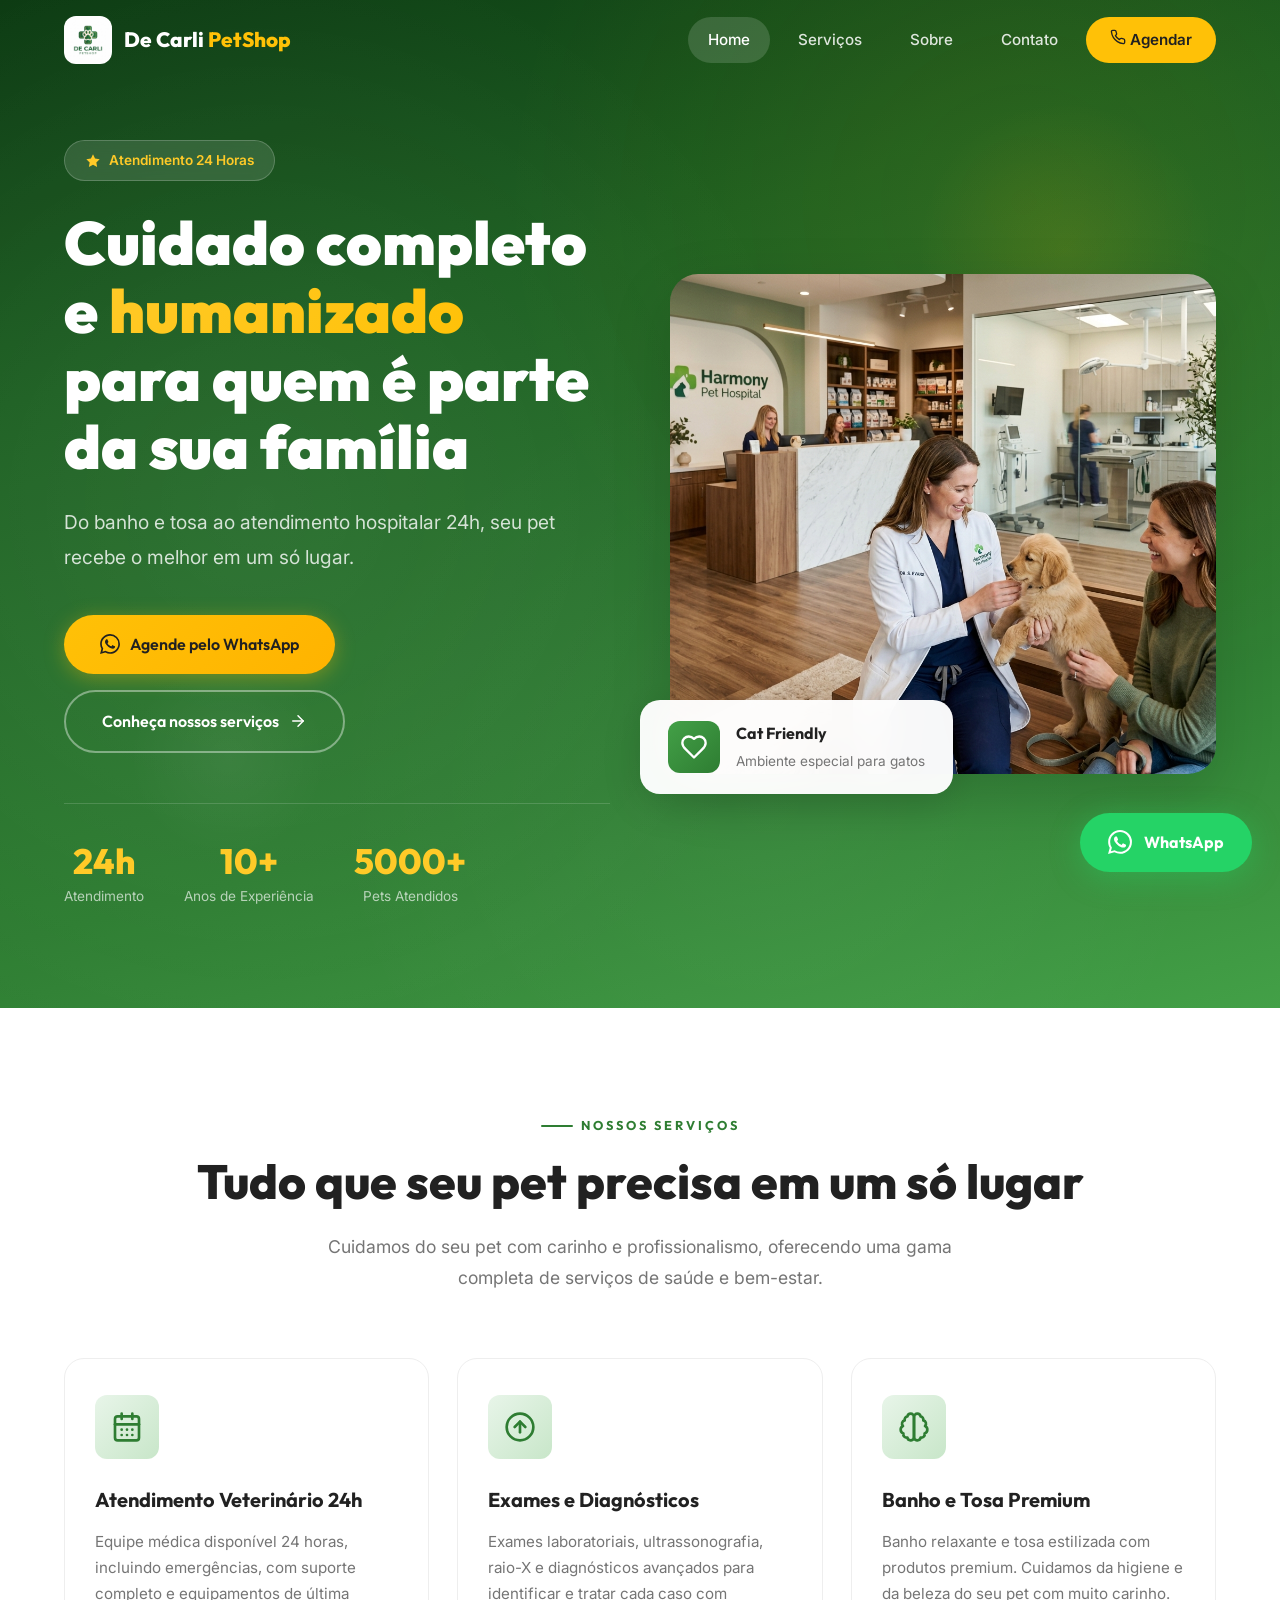
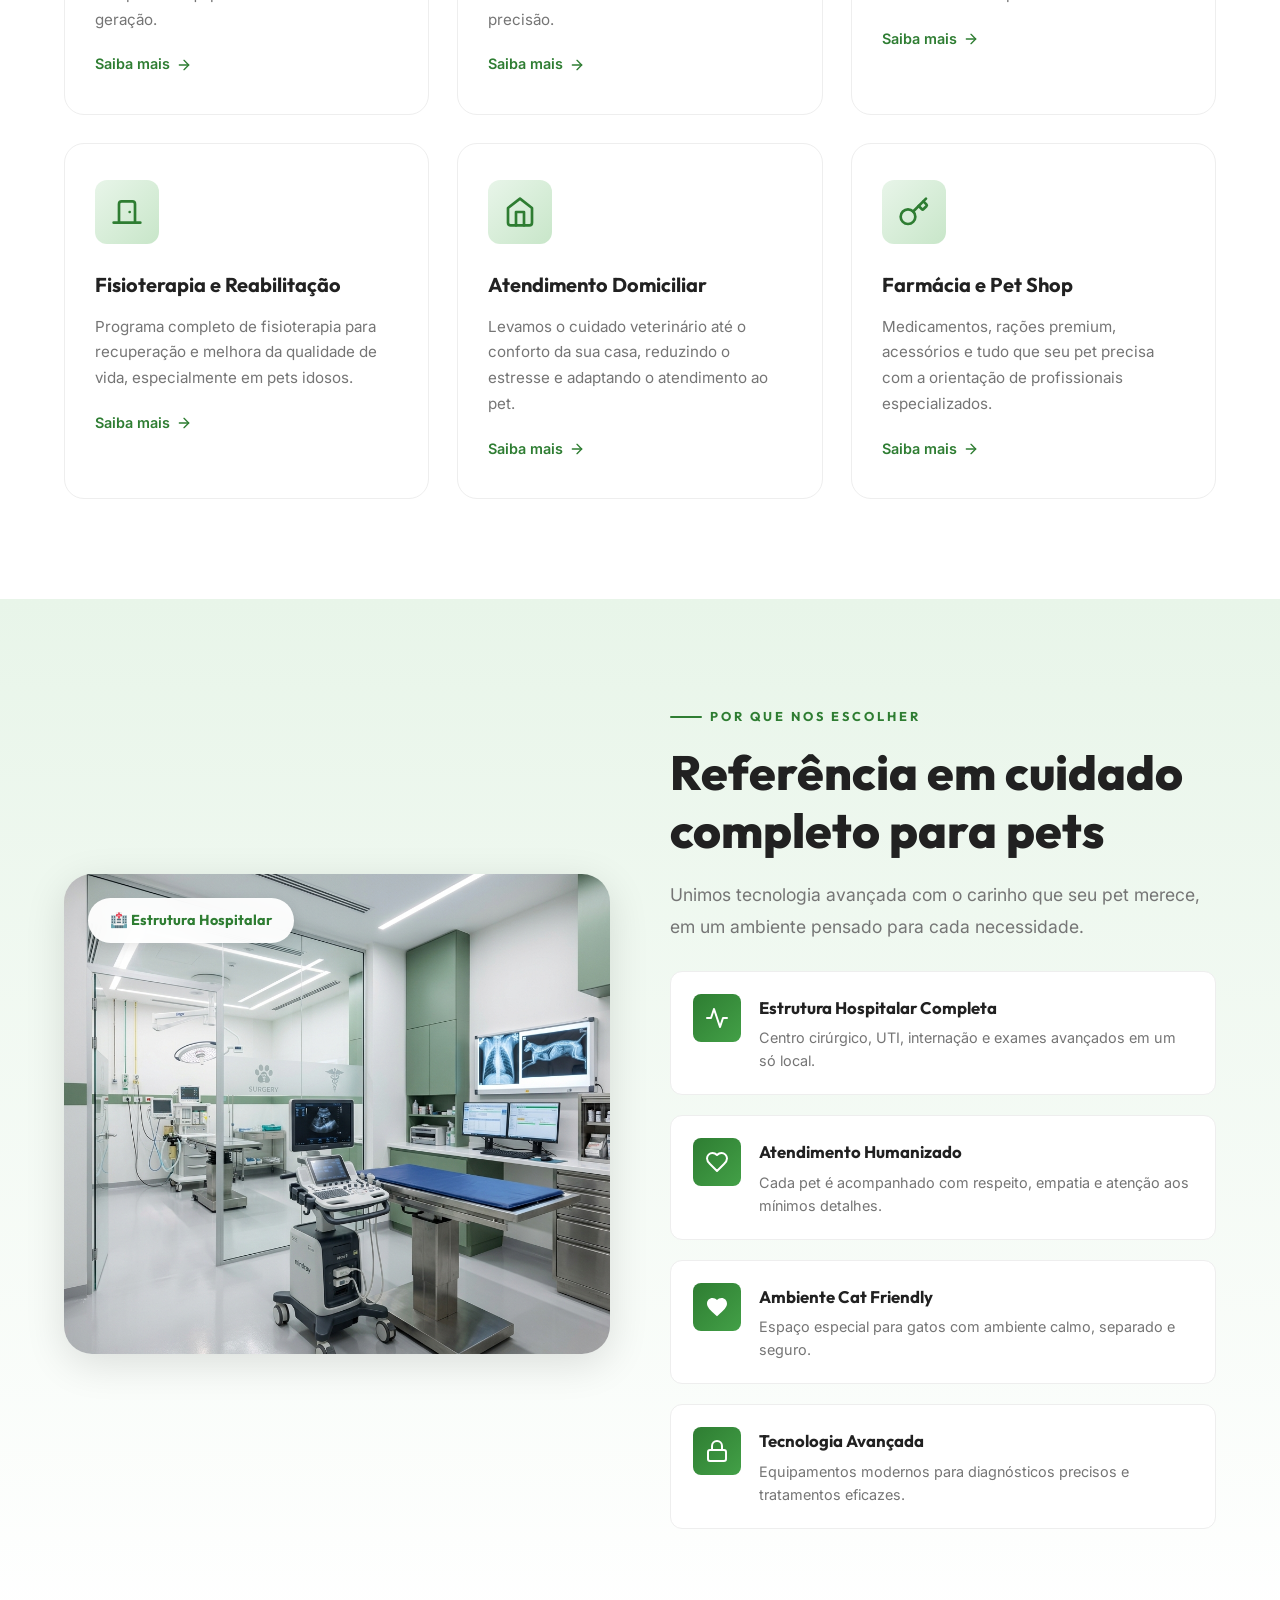
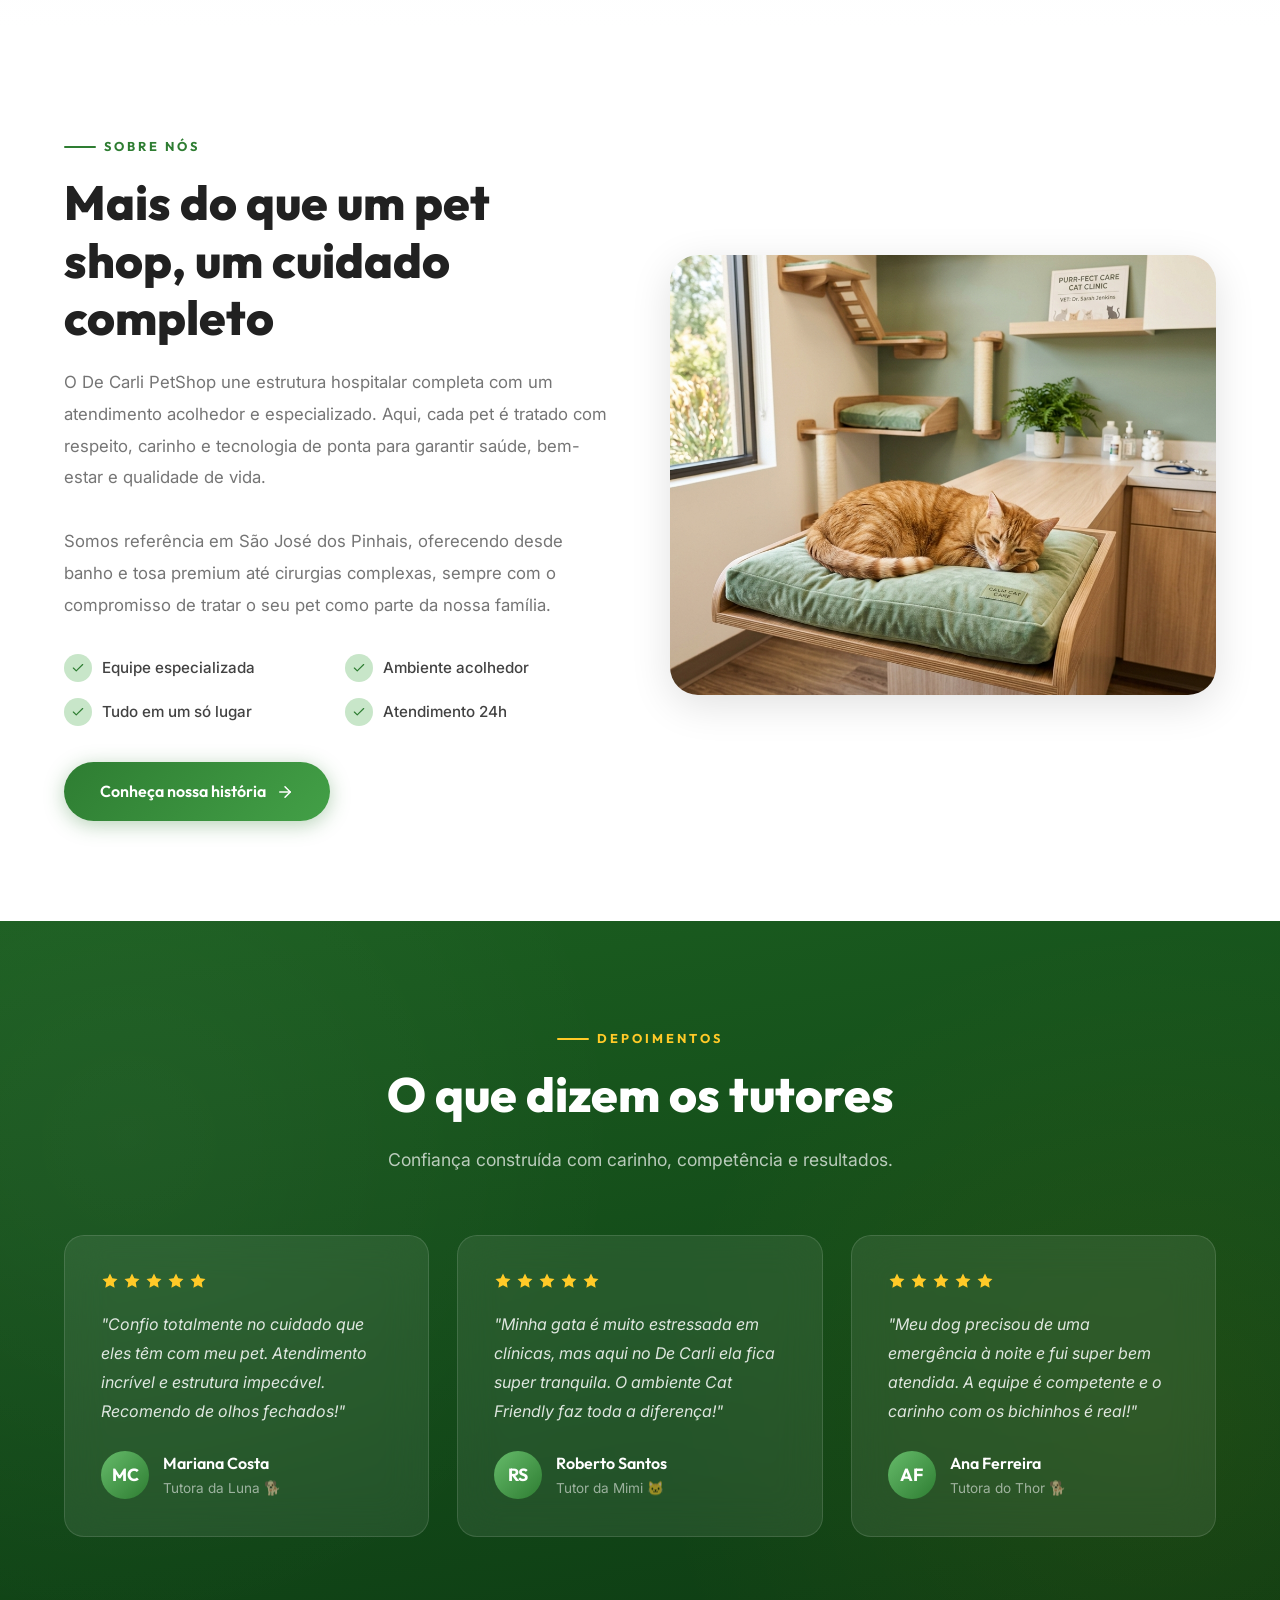
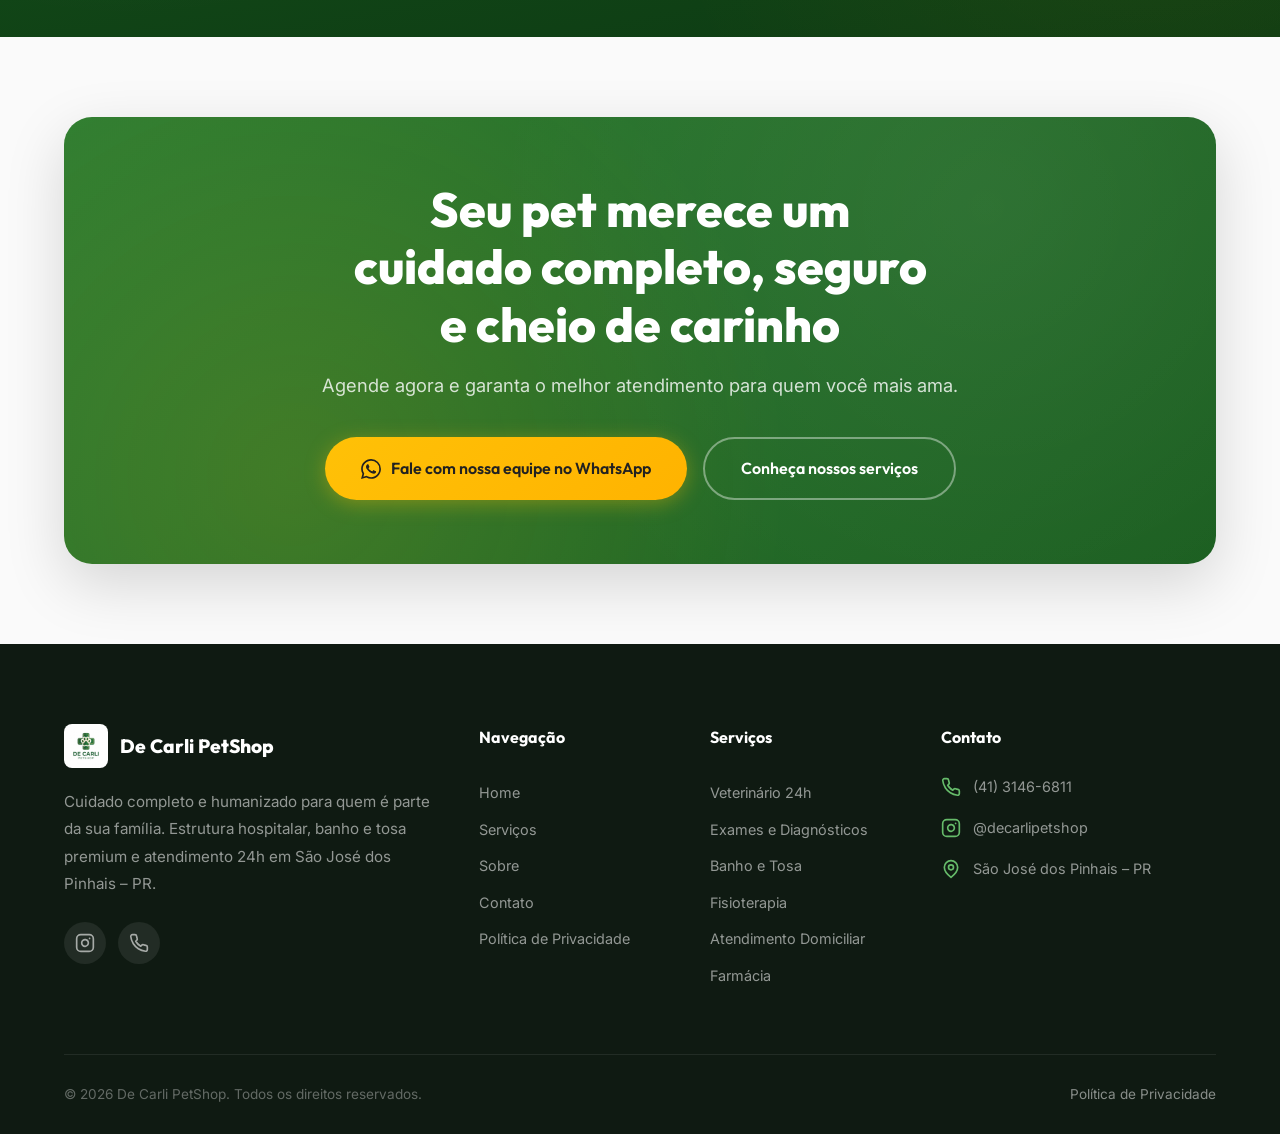
<file: index.html>
<!DOCTYPE html>
<html lang="pt-BR">
<head>
  <meta charset="UTF-8">
  <meta name="viewport" content="width=device-width, initial-scale=1.0">
  <title>De Carli PetShop — Cuidado Completo e Humanizado para Seu Pet</title>
  <meta name="description" content="O De Carli PetShop une estrutura hospitalar completa com atendimento acolhedor e especializado. Atendimento veterinário 24h, banho e tosa premium, fisioterapia e muito mais em São José dos Pinhais – PR.">
  <meta name="keywords" content="pet shop, hospital veterinário, veterinário 24h, banho e tosa, fisioterapia pet, São José dos Pinhais">
  <meta property="og:title" content="De Carli PetShop — Cuidado Completo e Humanizado">
  <meta property="og:description" content="Estrutura hospitalar completa com atendimento acolhedor. Veterinário 24h, banho e tosa premium, fisioterapia e mais.">
  <meta property="og:type" content="website">
  <link rel="stylesheet" href="styles.css">
  <link rel="icon" type="image/png" href="images/logo.png">
</head>
<body>

  <!-- HEADER -->
  <header class="header" id="header">
    <div class="container">
      <a href="index.html" class="logo">
        <img src="images/logo.png" alt="De Carli PetShop Logo">
        <span class="logo-text">De Carli <span>PetShop</span></span>
      </a>

      <nav class="nav-links" id="navLinks">
        <a href="index.html" class="active">Home</a>
        <a href="servicos.html">Serviços</a>
        <a href="sobre.html">Sobre</a>
        <a href="contato.html">Contato</a>
        <a href="https://wa.me/554131466811?text=Ol%C3%A1!%20Gostaria%20de%20agendar%20um%20atendimento." class="nav-cta" target="_blank" rel="noopener">
          <svg xmlns="http://www.w3.org/2000/svg" width="16" height="16" viewBox="0 0 24 24" fill="none" stroke="currentColor" stroke-width="2" stroke-linecap="round" stroke-linejoin="round"><path d="M22 16.92v3a2 2 0 0 1-2.18 2 19.79 19.79 0 0 1-8.63-3.07 19.5 19.5 0 0 1-6-6 19.79 19.79 0 0 1-3.07-8.67A2 2 0 0 1 4.11 2h3a2 2 0 0 1 2 1.72c.127.96.361 1.903.7 2.81a2 2 0 0 1-.45 2.11L8.09 9.91a16 16 0 0 0 6 6l1.27-1.27a2 2 0 0 1 2.11-.45c.907.339 1.85.573 2.81.7A2 2 0 0 1 22 16.92z"/></svg>
          Agendar
        </a>
      </nav>

      <button class="menu-toggle" id="menuToggle" aria-label="Abrir menu">
        <span></span><span></span><span></span>
      </button>
    </div>
  </header>

  <!-- Mobile Overlay -->
  <div class="nav-overlay" id="navOverlay"></div>

  <!-- HERO SECTION -->
  <section class="hero" id="hero">
    <div class="hero-decoration hero-decoration-1"></div>
    <div class="hero-decoration hero-decoration-2"></div>

    <div class="container">
      <div class="hero-grid">
        <div class="hero-content">
          <div class="hero-badge">
            <svg xmlns="http://www.w3.org/2000/svg" viewBox="0 0 24 24" fill="currentColor"><path d="M12 2l3.09 6.26L22 9.27l-5 4.87 1.18 6.88L12 17.77l-6.18 3.25L7 14.14 2 9.27l6.91-1.01L12 2z"/></svg>
            Atendimento 24 Horas
          </div>

          <h1>Cuidado completo e <span class="highlight">humanizado</span> para quem é parte da sua família</h1>

          <p>Do banho e tosa ao atendimento hospitalar 24h, seu pet recebe o melhor em um só lugar.</p>

          <div class="hero-buttons">
            <a href="https://wa.me/554131466811?text=Ol%C3%A1!%20Gostaria%20de%20agendar%20um%20atendimento." class="btn btn-accent" target="_blank" rel="noopener">
              <svg xmlns="http://www.w3.org/2000/svg" width="20" height="20" viewBox="0 0 24 24" fill="currentColor"><path d="M17.472 14.382c-.297-.149-1.758-.867-2.03-.967-.273-.099-.471-.148-.67.15-.197.297-.767.966-.94 1.164-.173.199-.347.223-.644.075-.297-.15-1.255-.463-2.39-1.475-.883-.788-1.48-1.761-1.653-2.059-.173-.297-.018-.458.13-.606.134-.133.298-.347.446-.52.149-.174.198-.298.298-.497.099-.198.05-.371-.025-.52-.075-.149-.669-1.612-.916-2.207-.242-.579-.487-.5-.669-.51-.173-.008-.371-.01-.57-.01-.198 0-.52.074-.792.372-.272.297-1.04 1.016-1.04 2.479 0 1.462 1.065 2.875 1.213 3.074.149.198 2.096 3.2 5.077 4.487.709.306 1.262.489 1.694.625.712.227 1.36.195 1.871.118.571-.085 1.758-.719 2.006-1.413.248-.694.248-1.289.173-1.413-.074-.124-.272-.198-.57-.347m-5.421 7.403h-.004a9.87 9.87 0 01-5.031-1.378l-.361-.214-3.741.982.998-3.648-.235-.374a9.86 9.86 0 01-1.51-5.26c.001-5.45 4.436-9.884 9.888-9.884 2.64 0 5.122 1.03 6.988 2.898a9.825 9.825 0 012.893 6.994c-.003 5.45-4.437 9.884-9.885 9.884m8.413-18.297A11.815 11.815 0 0012.05 0C5.495 0 .16 5.335.157 11.892c0 2.096.547 4.142 1.588 5.945L.057 24l6.305-1.654a11.882 11.882 0 005.683 1.448h.005c6.554 0 11.89-5.335 11.893-11.893a11.821 11.821 0 00-3.48-8.413z"/></svg>
              Agende pelo WhatsApp
            </a>
            <a href="servicos.html" class="btn btn-outline">
              Conheça nossos serviços
              <svg xmlns="http://www.w3.org/2000/svg" width="18" height="18" viewBox="0 0 24 24" fill="none" stroke="currentColor" stroke-width="2" stroke-linecap="round" stroke-linejoin="round"><path d="M5 12h14"/><path d="m12 5 7 7-7 7"/></svg>
            </a>
          </div>

          <div class="hero-stats">
            <div class="stat-item">
              <div class="stat-number">24h</div>
              <div class="stat-label">Atendimento</div>
            </div>
            <div class="stat-item">
              <div class="stat-number">10+</div>
              <div class="stat-label">Anos de Experiência</div>
            </div>
            <div class="stat-item">
              <div class="stat-number">5000+</div>
              <div class="stat-label">Pets Atendidos</div>
            </div>
          </div>
        </div>

        <div class="hero-visual">
          <div class="hero-image-wrapper">
            <img src="images/hero.png" alt="Veterinário cuidando de um pet com carinho no De Carli PetShop">
          </div>
          <div class="hero-floating-card">
            <div class="floating-icon">
              <svg xmlns="http://www.w3.org/2000/svg" viewBox="0 0 24 24" fill="none" stroke="currentColor" stroke-width="2" stroke-linecap="round" stroke-linejoin="round"><path d="M19 14c1.49-1.46 3-3.21 3-5.5A5.5 5.5 0 0 0 16.5 3c-1.76 0-3 .5-4.5 2-1.5-1.5-2.74-2-4.5-2A5.5 5.5 0 0 0 2 8.5c0 2.3 1.5 4.05 3 5.5l7 7Z"/></svg>
            </div>
            <div class="floating-text">
              <strong>Cat Friendly</strong>
              <span>Ambiente especial para gatos</span>
            </div>
          </div>
        </div>
      </div>
    </div>
  </section>

  <!-- SERVICES SECTION -->
  <section class="services-section" id="servicos">
    <div class="container">
      <div class="services-header animate-on-scroll">
        <span class="section-label">Nossos Serviços</span>
        <h2 class="section-title">Tudo que seu pet precisa em um só lugar</h2>
        <p class="section-subtitle">Cuidamos do seu pet com carinho e profissionalismo, oferecendo uma gama completa de serviços de saúde e bem-estar.</p>
      </div>

      <div class="services-grid">
        <!-- Card 1 -->
        <div class="service-card animate-on-scroll">
          <div class="service-icon">
            <svg xmlns="http://www.w3.org/2000/svg" viewBox="0 0 24 24" fill="none" stroke="currentColor" stroke-width="2" stroke-linecap="round" stroke-linejoin="round"><path d="M8 2v4"/><path d="M16 2v4"/><rect width="18" height="18" x="3" y="4" rx="2"/><path d="M3 10h18"/><path d="M8 14h.01"/><path d="M12 14h.01"/><path d="M16 14h.01"/><path d="M8 18h.01"/><path d="M12 18h.01"/><path d="M16 18h.01"/></svg>
          </div>
          <h3>Atendimento Veterinário 24h</h3>
          <p>Equipe médica disponível 24 horas, incluindo emergências, com suporte completo e equipamentos de última geração.</p>
          <a href="servicos.html" class="service-link">
            Saiba mais
            <svg xmlns="http://www.w3.org/2000/svg" width="16" height="16" viewBox="0 0 24 24" fill="none" stroke="currentColor" stroke-width="2" stroke-linecap="round" stroke-linejoin="round"><path d="M5 12h14"/><path d="m12 5 7 7-7 7"/></svg>
          </a>
        </div>

        <!-- Card 2 -->
        <div class="service-card animate-on-scroll">
          <div class="service-icon">
            <svg xmlns="http://www.w3.org/2000/svg" viewBox="0 0 24 24" fill="none" stroke="currentColor" stroke-width="2" stroke-linecap="round" stroke-linejoin="round"><circle cx="12" cy="12" r="10"/><path d="m16 12-4-4-4 4"/><path d="M12 16V8"/></svg>
          </div>
          <h3>Exames e Diagnósticos</h3>
          <p>Exames laboratoriais, ultrassonografia, raio-X e diagnósticos avançados para identificar e tratar cada caso com precisão.</p>
          <a href="servicos.html" class="service-link">
            Saiba mais
            <svg xmlns="http://www.w3.org/2000/svg" width="16" height="16" viewBox="0 0 24 24" fill="none" stroke="currentColor" stroke-width="2" stroke-linecap="round" stroke-linejoin="round"><path d="M5 12h14"/><path d="m12 5 7 7-7 7"/></svg>
          </a>
        </div>

        <!-- Card 3 -->
        <div class="service-card animate-on-scroll">
          <div class="service-icon">
            <svg xmlns="http://www.w3.org/2000/svg" viewBox="0 0 24 24" fill="none" stroke="currentColor" stroke-width="2" stroke-linecap="round" stroke-linejoin="round"><path d="M9.5 2A2.5 2.5 0 0 1 12 4.5v15a2.5 2.5 0 0 1-4.96.44 2.5 2.5 0 0 1-2.96-3.08 3 3 0 0 1-.34-5.58 2.5 2.5 0 0 1 1.32-4.24 2.5 2.5 0 0 1 1.98-3A2.5 2.5 0 0 1 9.5 2Z"/><path d="M14.5 2A2.5 2.5 0 0 0 12 4.5v15a2.5 2.5 0 0 0 4.96.44 2.5 2.5 0 0 0 2.96-3.08 3 3 0 0 0 .34-5.58 2.5 2.5 0 0 0-1.32-4.24 2.5 2.5 0 0 0-1.98-3A2.5 2.5 0 0 0 14.5 2Z"/></svg>
          </div>
          <h3>Banho e Tosa Premium</h3>
          <p>Banho relaxante e tosa estilizada com produtos premium. Cuidamos da higiene e da beleza do seu pet com muito carinho.</p>
          <a href="servicos.html" class="service-link">
            Saiba mais
            <svg xmlns="http://www.w3.org/2000/svg" width="16" height="16" viewBox="0 0 24 24" fill="none" stroke="currentColor" stroke-width="2" stroke-linecap="round" stroke-linejoin="round"><path d="M5 12h14"/><path d="m12 5 7 7-7 7"/></svg>
          </a>
        </div>

        <!-- Card 4 -->
        <div class="service-card animate-on-scroll">
          <div class="service-icon">
            <svg xmlns="http://www.w3.org/2000/svg" viewBox="0 0 24 24" fill="none" stroke="currentColor" stroke-width="2" stroke-linecap="round" stroke-linejoin="round"><path d="M18 20V6a2 2 0 0 0-2-2H8a2 2 0 0 0-2 2v14"/><path d="M2 20h20"/><path d="M14 12v.01"/></svg>
          </div>
          <h3>Fisioterapia e Reabilitação</h3>
          <p>Programa completo de fisioterapia para recuperação e melhora da qualidade de vida, especialmente em pets idosos.</p>
          <a href="servicos.html" class="service-link">
            Saiba mais
            <svg xmlns="http://www.w3.org/2000/svg" width="16" height="16" viewBox="0 0 24 24" fill="none" stroke="currentColor" stroke-width="2" stroke-linecap="round" stroke-linejoin="round"><path d="M5 12h14"/><path d="m12 5 7 7-7 7"/></svg>
          </a>
        </div>

        <!-- Card 5 -->
        <div class="service-card animate-on-scroll">
          <div class="service-icon">
            <svg xmlns="http://www.w3.org/2000/svg" viewBox="0 0 24 24" fill="none" stroke="currentColor" stroke-width="2" stroke-linecap="round" stroke-linejoin="round"><path d="m3 9 9-7 9 7v11a2 2 0 0 1-2 2H5a2 2 0 0 1-2-2z"/><polyline points="9 22 9 12 15 12 15 22"/></svg>
          </div>
          <h3>Atendimento Domiciliar</h3>
          <p>Levamos o cuidado veterinário até o conforto da sua casa, reduzindo o estresse e adaptando o atendimento ao pet.</p>
          <a href="servicos.html" class="service-link">
            Saiba mais
            <svg xmlns="http://www.w3.org/2000/svg" width="16" height="16" viewBox="0 0 24 24" fill="none" stroke="currentColor" stroke-width="2" stroke-linecap="round" stroke-linejoin="round"><path d="M5 12h14"/><path d="m12 5 7 7-7 7"/></svg>
          </a>
        </div>

        <!-- Card 6 -->
        <div class="service-card animate-on-scroll">
          <div class="service-icon">
            <svg xmlns="http://www.w3.org/2000/svg" viewBox="0 0 24 24" fill="none" stroke="currentColor" stroke-width="2" stroke-linecap="round" stroke-linejoin="round"><path d="m15.5 7.5 2.3 2.3a1 1 0 0 0 1.4 0l2.1-2.1a1 1 0 0 0 0-1.4L19 4"/><path d="m21 2-9.6 9.6"/><circle cx="7.5" cy="15.5" r="5.5"/></svg>
          </div>
          <h3>Farmácia e Pet Shop</h3>
          <p>Medicamentos, rações premium, acessórios e tudo que seu pet precisa com a orientação de profissionais especializados.</p>
          <a href="servicos.html" class="service-link">
            Saiba mais
            <svg xmlns="http://www.w3.org/2000/svg" width="16" height="16" viewBox="0 0 24 24" fill="none" stroke="currentColor" stroke-width="2" stroke-linecap="round" stroke-linejoin="round"><path d="M5 12h14"/><path d="m12 5 7 7-7 7"/></svg>
          </a>
        </div>
      </div>
    </div>
  </section>

  <!-- DIFFERENTIALS SECTION -->
  <section class="differentials-section" id="diferenciais">
    <div class="container">
      <div class="diff-grid">
        <div class="diff-image animate-on-scroll">
          <img src="images/hospital.png" alt="Estrutura hospitalar completa do De Carli PetShop">
          <div class="diff-image-badge">🏥 Estrutura Hospitalar</div>
        </div>

        <div class="animate-on-scroll">
          <span class="section-label">Por que nos escolher</span>
          <h2 class="section-title">Referência em cuidado completo para pets</h2>
          <p class="section-subtitle">Unimos tecnologia avançada com o carinho que seu pet merece, em um ambiente pensado para cada necessidade.</p>

          <div class="diff-list">
            <div class="diff-item">
              <div class="diff-item-icon">
                <svg xmlns="http://www.w3.org/2000/svg" viewBox="0 0 24 24" fill="none" stroke="currentColor" stroke-width="2" stroke-linecap="round" stroke-linejoin="round"><path d="M22 12h-4l-3 9L9 3l-3 9H2"/></svg>
              </div>
              <div>
                <h4>Estrutura Hospitalar Completa</h4>
                <p>Centro cirúrgico, UTI, internação e exames avançados em um só local.</p>
              </div>
            </div>

            <div class="diff-item">
              <div class="diff-item-icon">
                <svg xmlns="http://www.w3.org/2000/svg" viewBox="0 0 24 24" fill="none" stroke="currentColor" stroke-width="2" stroke-linecap="round" stroke-linejoin="round"><path d="M19 14c1.49-1.46 3-3.21 3-5.5A5.5 5.5 0 0 0 16.5 3c-1.76 0-3 .5-4.5 2-1.5-1.5-2.74-2-4.5-2A5.5 5.5 0 0 0 2 8.5c0 2.3 1.5 4.05 3 5.5l7 7Z"/></svg>
              </div>
              <div>
                <h4>Atendimento Humanizado</h4>
                <p>Cada pet é acompanhado com respeito, empatia e atenção aos mínimos detalhes.</p>
              </div>
            </div>

            <div class="diff-item">
              <div class="diff-item-icon">
                <svg xmlns="http://www.w3.org/2000/svg" viewBox="0 0 24 24" fill="currentColor"><path d="M12 21.35l-1.45-1.32C5.4 15.36 2 12.28 2 8.5 2 5.42 4.42 3 7.5 3c1.74 0 3.41.81 4.5 2.09C13.09 3.81 14.76 3 16.5 3 19.58 3 22 5.42 22 8.5c0 3.78-3.4 6.86-8.55 11.54L12 21.35z"/></svg>
              </div>
              <div>
                <h4>Ambiente Cat Friendly</h4>
                <p>Espaço especial para gatos com ambiente calmo, separado e seguro.</p>
              </div>
            </div>

            <div class="diff-item">
              <div class="diff-item-icon">
                <svg xmlns="http://www.w3.org/2000/svg" viewBox="0 0 24 24" fill="none" stroke="currentColor" stroke-width="2" stroke-linecap="round" stroke-linejoin="round"><rect width="18" height="11" x="3" y="11" rx="2" ry="2"/><path d="M7 11V7a5 5 0 0 1 10 0v4"/></svg>
              </div>
              <div>
                <h4>Tecnologia Avançada</h4>
                <p>Equipamentos modernos para diagnósticos precisos e tratamentos eficazes.</p>
              </div>
            </div>
          </div>
        </div>
      </div>
    </div>
  </section>

  <!-- ABOUT PREVIEW -->
  <section class="about-section" id="sobre">
    <div class="container">
      <div class="about-grid">
        <div class="about-content animate-on-scroll">
          <span class="section-label">Sobre Nós</span>
          <h2 class="section-title">Mais do que um pet shop, um cuidado completo</h2>
          <p class="about-text">O De Carli PetShop une estrutura hospitalar completa com um atendimento acolhedor e especializado. Aqui, cada pet é tratado com respeito, carinho e tecnologia de ponta para garantir saúde, bem-estar e qualidade de vida.</p>
          <p class="about-text">Somos referência em São José dos Pinhais, oferecendo desde banho e tosa premium até cirurgias complexas, sempre com o compromisso de tratar o seu pet como parte da nossa família.</p>

          <div class="about-features">
            <div class="about-feature">
              <div class="about-feature-icon">
                <svg xmlns="http://www.w3.org/2000/svg" viewBox="0 0 24 24" fill="none" stroke="currentColor" stroke-width="2" stroke-linecap="round" stroke-linejoin="round"><polyline points="20 6 9 17 4 12"/></svg>
              </div>
              Equipe especializada
            </div>
            <div class="about-feature">
              <div class="about-feature-icon">
                <svg xmlns="http://www.w3.org/2000/svg" viewBox="0 0 24 24" fill="none" stroke="currentColor" stroke-width="2" stroke-linecap="round" stroke-linejoin="round"><polyline points="20 6 9 17 4 12"/></svg>
              </div>
              Ambiente acolhedor
            </div>
            <div class="about-feature">
              <div class="about-feature-icon">
                <svg xmlns="http://www.w3.org/2000/svg" viewBox="0 0 24 24" fill="none" stroke="currentColor" stroke-width="2" stroke-linecap="round" stroke-linejoin="round"><polyline points="20 6 9 17 4 12"/></svg>
              </div>
              Tudo em um só lugar
            </div>
            <div class="about-feature">
              <div class="about-feature-icon">
                <svg xmlns="http://www.w3.org/2000/svg" viewBox="0 0 24 24" fill="none" stroke="currentColor" stroke-width="2" stroke-linecap="round" stroke-linejoin="round"><polyline points="20 6 9 17 4 12"/></svg>
              </div>
              Atendimento 24h
            </div>
          </div>

          <a href="sobre.html" class="btn btn-primary" style="margin-top: 36px;">
            Conheça nossa história
            <svg xmlns="http://www.w3.org/2000/svg" width="18" height="18" viewBox="0 0 24 24" fill="none" stroke="currentColor" stroke-width="2" stroke-linecap="round" stroke-linejoin="round"><path d="M5 12h14"/><path d="m12 5 7 7-7 7"/></svg>
          </a>
        </div>

        <div class="about-visual animate-on-scroll">
          <div class="main-image">
            <img src="images/cat-friendly.png" alt="Ambiente Cat Friendly do De Carli PetShop">
          </div>
        </div>
      </div>
    </div>
  </section>

  <!-- TESTIMONIALS -->
  <section class="testimonials-section" id="depoimentos">
    <div class="container">
      <div class="testimonials-header">
        <span class="section-label">Depoimentos</span>
        <h2 class="section-title">O que dizem os tutores</h2>
        <p class="section-subtitle">Confiança construída com carinho, competência e resultados.</p>
      </div>

      <div class="testimonials-grid">
        <div class="testimonial-card animate-on-scroll">
          <div class="testimonial-stars">
            <svg xmlns="http://www.w3.org/2000/svg" viewBox="0 0 24 24" fill="currentColor"><path d="M12 2l3.09 6.26L22 9.27l-5 4.87 1.18 6.88L12 17.77l-6.18 3.25L7 14.14 2 9.27l6.91-1.01L12 2z"/></svg>
            <svg xmlns="http://www.w3.org/2000/svg" viewBox="0 0 24 24" fill="currentColor"><path d="M12 2l3.09 6.26L22 9.27l-5 4.87 1.18 6.88L12 17.77l-6.18 3.25L7 14.14 2 9.27l6.91-1.01L12 2z"/></svg>
            <svg xmlns="http://www.w3.org/2000/svg" viewBox="0 0 24 24" fill="currentColor"><path d="M12 2l3.09 6.26L22 9.27l-5 4.87 1.18 6.88L12 17.77l-6.18 3.25L7 14.14 2 9.27l6.91-1.01L12 2z"/></svg>
            <svg xmlns="http://www.w3.org/2000/svg" viewBox="0 0 24 24" fill="currentColor"><path d="M12 2l3.09 6.26L22 9.27l-5 4.87 1.18 6.88L12 17.77l-6.18 3.25L7 14.14 2 9.27l6.91-1.01L12 2z"/></svg>
            <svg xmlns="http://www.w3.org/2000/svg" viewBox="0 0 24 24" fill="currentColor"><path d="M12 2l3.09 6.26L22 9.27l-5 4.87 1.18 6.88L12 17.77l-6.18 3.25L7 14.14 2 9.27l6.91-1.01L12 2z"/></svg>
          </div>
          <p class="testimonial-text">"Confio totalmente no cuidado que eles têm com meu pet. Atendimento incrível e estrutura impecável. Recomendo de olhos fechados!"</p>
          <div class="testimonial-author">
            <div class="testimonial-avatar">MC</div>
            <div>
              <div class="testimonial-name">Mariana Costa</div>
              <div class="testimonial-pet">Tutora da Luna 🐕</div>
            </div>
          </div>
        </div>

        <div class="testimonial-card animate-on-scroll">
          <div class="testimonial-stars">
            <svg xmlns="http://www.w3.org/2000/svg" viewBox="0 0 24 24" fill="currentColor"><path d="M12 2l3.09 6.26L22 9.27l-5 4.87 1.18 6.88L12 17.77l-6.18 3.25L7 14.14 2 9.27l6.91-1.01L12 2z"/></svg>
            <svg xmlns="http://www.w3.org/2000/svg" viewBox="0 0 24 24" fill="currentColor"><path d="M12 2l3.09 6.26L22 9.27l-5 4.87 1.18 6.88L12 17.77l-6.18 3.25L7 14.14 2 9.27l6.91-1.01L12 2z"/></svg>
            <svg xmlns="http://www.w3.org/2000/svg" viewBox="0 0 24 24" fill="currentColor"><path d="M12 2l3.09 6.26L22 9.27l-5 4.87 1.18 6.88L12 17.77l-6.18 3.25L7 14.14 2 9.27l6.91-1.01L12 2z"/></svg>
            <svg xmlns="http://www.w3.org/2000/svg" viewBox="0 0 24 24" fill="currentColor"><path d="M12 2l3.09 6.26L22 9.27l-5 4.87 1.18 6.88L12 17.77l-6.18 3.25L7 14.14 2 9.27l6.91-1.01L12 2z"/></svg>
            <svg xmlns="http://www.w3.org/2000/svg" viewBox="0 0 24 24" fill="currentColor"><path d="M12 2l3.09 6.26L22 9.27l-5 4.87 1.18 6.88L12 17.77l-6.18 3.25L7 14.14 2 9.27l6.91-1.01L12 2z"/></svg>
          </div>
          <p class="testimonial-text">"Minha gata é muito estressada em clínicas, mas aqui no De Carli ela fica super tranquila. O ambiente Cat Friendly faz toda a diferença!"</p>
          <div class="testimonial-author">
            <div class="testimonial-avatar">RS</div>
            <div>
              <div class="testimonial-name">Roberto Santos</div>
              <div class="testimonial-pet">Tutor da Mimi 🐱</div>
            </div>
          </div>
        </div>

        <div class="testimonial-card animate-on-scroll">
          <div class="testimonial-stars">
            <svg xmlns="http://www.w3.org/2000/svg" viewBox="0 0 24 24" fill="currentColor"><path d="M12 2l3.09 6.26L22 9.27l-5 4.87 1.18 6.88L12 17.77l-6.18 3.25L7 14.14 2 9.27l6.91-1.01L12 2z"/></svg>
            <svg xmlns="http://www.w3.org/2000/svg" viewBox="0 0 24 24" fill="currentColor"><path d="M12 2l3.09 6.26L22 9.27l-5 4.87 1.18 6.88L12 17.77l-6.18 3.25L7 14.14 2 9.27l6.91-1.01L12 2z"/></svg>
            <svg xmlns="http://www.w3.org/2000/svg" viewBox="0 0 24 24" fill="currentColor"><path d="M12 2l3.09 6.26L22 9.27l-5 4.87 1.18 6.88L12 17.77l-6.18 3.25L7 14.14 2 9.27l6.91-1.01L12 2z"/></svg>
            <svg xmlns="http://www.w3.org/2000/svg" viewBox="0 0 24 24" fill="currentColor"><path d="M12 2l3.09 6.26L22 9.27l-5 4.87 1.18 6.88L12 17.77l-6.18 3.25L7 14.14 2 9.27l6.91-1.01L12 2z"/></svg>
            <svg xmlns="http://www.w3.org/2000/svg" viewBox="0 0 24 24" fill="currentColor"><path d="M12 2l3.09 6.26L22 9.27l-5 4.87 1.18 6.88L12 17.77l-6.18 3.25L7 14.14 2 9.27l6.91-1.01L12 2z"/></svg>
          </div>
          <p class="testimonial-text">"Meu dog precisou de uma emergência à noite e fui super bem atendida. A equipe é competente e o carinho com os bichinhos é real!"</p>
          <div class="testimonial-author">
            <div class="testimonial-avatar">AF</div>
            <div>
              <div class="testimonial-name">Ana Ferreira</div>
              <div class="testimonial-pet">Tutora do Thor 🐕</div>
            </div>
          </div>
        </div>
      </div>
    </div>
  </section>

  <!-- CTA SECTION -->
  <section class="cta-section">
    <div class="container">
      <div class="cta-card animate-on-scroll">
        <h2 class="section-title">Seu pet merece um cuidado completo, seguro e cheio de carinho</h2>
        <p>Agende agora e garanta o melhor atendimento para quem você mais ama.</p>
        <div class="cta-buttons">
          <a href="https://wa.me/554131466811?text=Ol%C3%A1!%20Gostaria%20de%20agendar%20um%20atendimento." class="btn btn-accent" target="_blank" rel="noopener">
            <svg xmlns="http://www.w3.org/2000/svg" width="20" height="20" viewBox="0 0 24 24" fill="currentColor"><path d="M17.472 14.382c-.297-.149-1.758-.867-2.03-.967-.273-.099-.471-.148-.67.15-.197.297-.767.966-.94 1.164-.173.199-.347.223-.644.075-.297-.15-1.255-.463-2.39-1.475-.883-.788-1.48-1.761-1.653-2.059-.173-.297-.018-.458.13-.606.134-.133.298-.347.446-.52.149-.174.198-.298.298-.497.099-.198.05-.371-.025-.52-.075-.149-.669-1.612-.916-2.207-.242-.579-.487-.5-.669-.51-.173-.008-.371-.01-.57-.01-.198 0-.52.074-.792.372-.272.297-1.04 1.016-1.04 2.479 0 1.462 1.065 2.875 1.213 3.074.149.198 2.096 3.2 5.077 4.487.709.306 1.262.489 1.694.625.712.227 1.36.195 1.871.118.571-.085 1.758-.719 2.006-1.413.248-.694.248-1.289.173-1.413-.074-.124-.272-.198-.57-.347m-5.421 7.403h-.004a9.87 9.87 0 01-5.031-1.378l-.361-.214-3.741.982.998-3.648-.235-.374a9.86 9.86 0 01-1.51-5.26c.001-5.45 4.436-9.884 9.888-9.884 2.64 0 5.122 1.03 6.988 2.898a9.825 9.825 0 012.893 6.994c-.003 5.45-4.437 9.884-9.885 9.884m8.413-18.297A11.815 11.815 0 0012.05 0C5.495 0 .16 5.335.157 11.892c0 2.096.547 4.142 1.588 5.945L.057 24l6.305-1.654a11.882 11.882 0 005.683 1.448h.005c6.554 0 11.89-5.335 11.893-11.893a11.821 11.821 0 00-3.48-8.413z"/></svg>
            Fale com nossa equipe no WhatsApp
          </a>
          <a href="servicos.html" class="btn btn-outline">
            Conheça nossos serviços
          </a>
        </div>
      </div>
    </div>
  </section>

  <!-- FOOTER -->
  <footer class="footer" id="footer">
    <div class="container">
      <div class="footer-grid">
        <div class="footer-about">
          <div class="footer-logo">
            <img src="images/logo.png" alt="De Carli PetShop">
            <span>De Carli PetShop</span>
          </div>
          <p>Cuidado completo e humanizado para quem é parte da sua família. Estrutura hospitalar, banho e tosa premium e atendimento 24h em São José dos Pinhais – PR.</p>
          <div class="footer-social">
            <a href="https://instagram.com/decarlipetshop" target="_blank" rel="noopener" aria-label="Instagram">
              <svg xmlns="http://www.w3.org/2000/svg" viewBox="0 0 24 24" fill="none" stroke="currentColor" stroke-width="2" stroke-linecap="round" stroke-linejoin="round"><rect width="20" height="20" x="2" y="2" rx="5" ry="5"/><path d="M16 11.37A4 4 0 1 1 12.63 8 4 4 0 0 1 16 11.37z"/><line x1="17.5" x2="17.51" y1="6.5" y2="6.5"/></svg>
            </a>
            <a href="https://wa.me/554131466811" target="_blank" rel="noopener" aria-label="WhatsApp">
              <svg xmlns="http://www.w3.org/2000/svg" viewBox="0 0 24 24" fill="none" stroke="currentColor" stroke-width="2" stroke-linecap="round" stroke-linejoin="round"><path d="M22 16.92v3a2 2 0 0 1-2.18 2 19.79 19.79 0 0 1-8.63-3.07 19.5 19.5 0 0 1-6-6 19.79 19.79 0 0 1-3.07-8.67A2 2 0 0 1 4.11 2h3a2 2 0 0 1 2 1.72c.127.96.361 1.903.7 2.81a2 2 0 0 1-.45 2.11L8.09 9.91a16 16 0 0 0 6 6l1.27-1.27a2 2 0 0 1 2.11-.45c.907.339 1.85.573 2.81.7A2 2 0 0 1 22 16.92z"/></svg>
            </a>
          </div>
        </div>

        <div>
          <h4>Navegação</h4>
          <div class="footer-links">
            <a href="index.html">Home</a>
            <a href="servicos.html">Serviços</a>
            <a href="sobre.html">Sobre</a>
            <a href="contato.html">Contato</a>
            <a href="privacidade.html">Política de Privacidade</a>
          </div>
        </div>

        <div>
          <h4>Serviços</h4>
          <div class="footer-links">
            <a href="servicos.html">Veterinário 24h</a>
            <a href="servicos.html">Exames e Diagnósticos</a>
            <a href="servicos.html">Banho e Tosa</a>
            <a href="servicos.html">Fisioterapia</a>
            <a href="servicos.html">Atendimento Domiciliar</a>
            <a href="servicos.html">Farmácia</a>
          </div>
        </div>

        <div>
          <h4>Contato</h4>
          <div class="footer-contact-item">
            <svg xmlns="http://www.w3.org/2000/svg" viewBox="0 0 24 24" fill="none" stroke="currentColor" stroke-width="2" stroke-linecap="round" stroke-linejoin="round"><path d="M22 16.92v3a2 2 0 0 1-2.18 2 19.79 19.79 0 0 1-8.63-3.07 19.5 19.5 0 0 1-6-6 19.79 19.79 0 0 1-3.07-8.67A2 2 0 0 1 4.11 2h3a2 2 0 0 1 2 1.72c.127.96.361 1.903.7 2.81a2 2 0 0 1-.45 2.11L8.09 9.91a16 16 0 0 0 6 6l1.27-1.27a2 2 0 0 1 2.11-.45c.907.339 1.85.573 2.81.7A2 2 0 0 1 22 16.92z"/></svg>
            <span>(41) 3146-6811</span>
          </div>
          <div class="footer-contact-item">
            <svg xmlns="http://www.w3.org/2000/svg" viewBox="0 0 24 24" fill="none" stroke="currentColor" stroke-width="2" stroke-linecap="round" stroke-linejoin="round"><rect width="20" height="20" x="2" y="2" rx="5" ry="5"/><path d="M16 11.37A4 4 0 1 1 12.63 8 4 4 0 0 1 16 11.37z"/><line x1="17.5" x2="17.51" y1="6.5" y2="6.5"/></svg>
            <span>@decarlipetshop</span>
          </div>
          <div class="footer-contact-item">
            <svg xmlns="http://www.w3.org/2000/svg" viewBox="0 0 24 24" fill="none" stroke="currentColor" stroke-width="2" stroke-linecap="round" stroke-linejoin="round"><path d="M20 10c0 6-8 12-8 12s-8-6-8-12a8 8 0 0 1 16 0Z"/><circle cx="12" cy="10" r="3"/></svg>
            <span>São José dos Pinhais – PR</span>
          </div>
        </div>
      </div>

      <div class="footer-bottom">
        <span>© 2026 De Carli PetShop. Todos os direitos reservados.</span>
        <a href="privacidade.html">Política de Privacidade</a>
      </div>
    </div>
  </footer>

  <!-- WHATSAPP FLOATING BUTTON -->
  <a href="https://wa.me/554131466811?text=Ol%C3%A1!%20Gostaria%20de%20agendar%20um%20atendimento." class="whatsapp-float" id="whatsappFloat" target="_blank" rel="noopener" aria-label="Fale conosco pelo WhatsApp">
    <svg xmlns="http://www.w3.org/2000/svg" viewBox="0 0 24 24" fill="currentColor"><path d="M17.472 14.382c-.297-.149-1.758-.867-2.03-.967-.273-.099-.471-.148-.67.15-.197.297-.767.966-.94 1.164-.173.199-.347.223-.644.075-.297-.15-1.255-.463-2.39-1.475-.883-.788-1.48-1.761-1.653-2.059-.173-.297-.018-.458.13-.606.134-.133.298-.347.446-.52.149-.174.198-.298.298-.497.099-.198.05-.371-.025-.52-.075-.149-.669-1.612-.916-2.207-.242-.579-.487-.5-.669-.51-.173-.008-.371-.01-.57-.01-.198 0-.52.074-.792.372-.272.297-1.04 1.016-1.04 2.479 0 1.462 1.065 2.875 1.213 3.074.149.198 2.096 3.2 5.077 4.487.709.306 1.262.489 1.694.625.712.227 1.36.195 1.871.118.571-.085 1.758-.719 2.006-1.413.248-.694.248-1.289.173-1.413-.074-.124-.272-.198-.57-.347m-5.421 7.403h-.004a9.87 9.87 0 01-5.031-1.378l-.361-.214-3.741.982.998-3.648-.235-.374a9.86 9.86 0 01-1.51-5.26c.001-5.45 4.436-9.884 9.888-9.884 2.64 0 5.122 1.03 6.988 2.898a9.825 9.825 0 012.893 6.994c-.003 5.45-4.437 9.884-9.885 9.884m8.413-18.297A11.815 11.815 0 0012.05 0C5.495 0 .16 5.335.157 11.892c0 2.096.547 4.142 1.588 5.945L.057 24l6.305-1.654a11.882 11.882 0 005.683 1.448h.005c6.554 0 11.89-5.335 11.893-11.893a11.821 11.821 0 00-3.48-8.413z"/></svg>
    <span>WhatsApp</span>
  </a>

  <!-- SCROLL TO TOP -->
  <button class="scroll-top" id="scrollTop" aria-label="Voltar ao topo">
    <svg xmlns="http://www.w3.org/2000/svg" viewBox="0 0 24 24" fill="none" stroke="currentColor" stroke-width="2" stroke-linecap="round" stroke-linejoin="round"><path d="m18 15-6-6-6 6"/></svg>
  </button>

  <script src="main.js"></script>
</body>
</html>
</file>
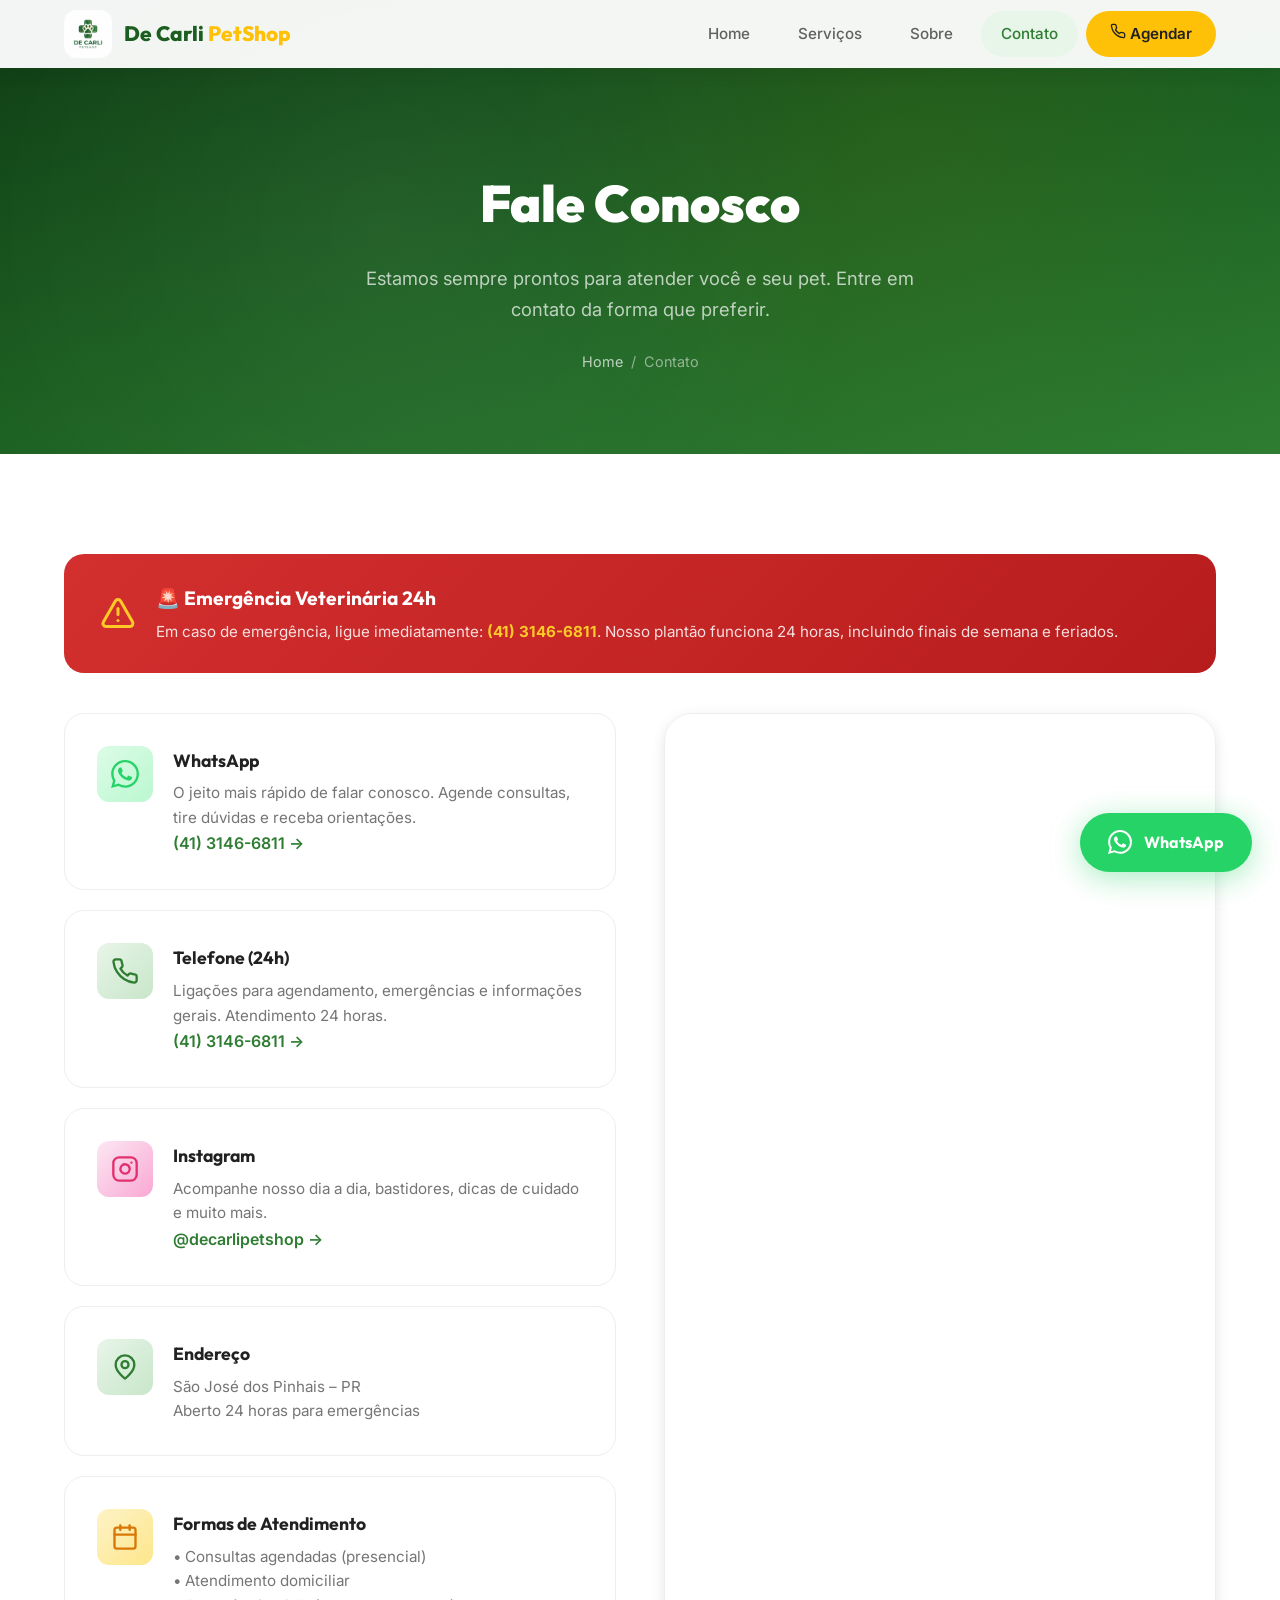
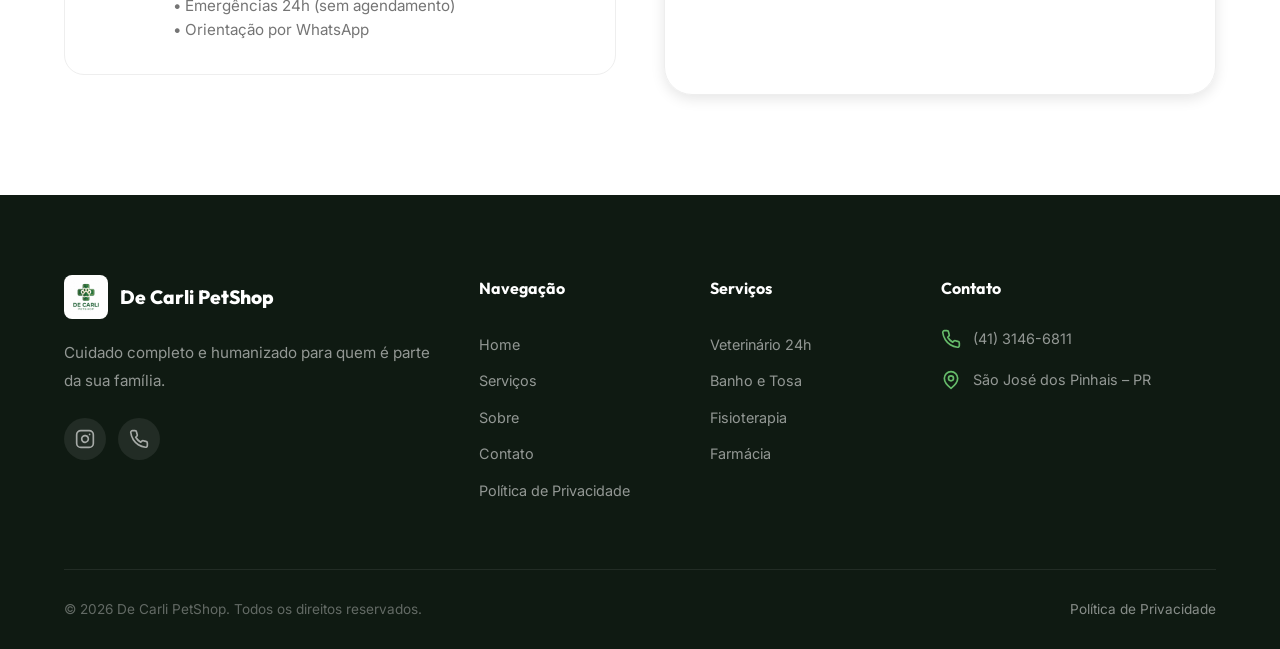
<file: contato.html>
<!DOCTYPE html>
<html lang="pt-BR">
<head>
  <meta charset="UTF-8">
  <meta name="viewport" content="width=device-width, initial-scale=1.0">
  <title>Contato — De Carli PetShop | WhatsApp, Telefone e Endereço</title>
  <meta name="description" content="Entre em contato com o De Carli PetShop. Atendimento 24h por telefone e WhatsApp. Visite-nos em São José dos Pinhais – PR.">
  <link rel="stylesheet" href="styles.css">
  <link rel="icon" type="image/png" href="images/logo.png">
</head>
<body>

  <!-- HEADER -->
  <header class="header scrolled" id="header">
    <div class="container">
      <a href="index.html" class="logo">
        <img src="images/logo.png" alt="De Carli PetShop Logo">
        <span class="logo-text" style="color: var(--primary-dark);">De Carli <span>PetShop</span></span>
      </a>
      <nav class="nav-links" id="navLinks">
        <a href="index.html">Home</a>
        <a href="servicos.html">Serviços</a>
        <a href="sobre.html">Sobre</a>
        <a href="contato.html" class="active">Contato</a>
        <a href="https://wa.me/554131466811?text=Ol%C3%A1!%20Gostaria%20de%20agendar%20um%20atendimento." class="nav-cta" target="_blank" rel="noopener">
          <svg xmlns="http://www.w3.org/2000/svg" width="16" height="16" viewBox="0 0 24 24" fill="none" stroke="currentColor" stroke-width="2" stroke-linecap="round" stroke-linejoin="round"><path d="M22 16.92v3a2 2 0 0 1-2.18 2 19.79 19.79 0 0 1-8.63-3.07 19.5 19.5 0 0 1-6-6 19.79 19.79 0 0 1-3.07-8.67A2 2 0 0 1 4.11 2h3a2 2 0 0 1 2 1.72c.127.96.361 1.903.7 2.81a2 2 0 0 1-.45 2.11L8.09 9.91a16 16 0 0 0 6 6l1.27-1.27a2 2 0 0 1 2.11-.45c.907.339 1.85.573 2.81.7A2 2 0 0 1 22 16.92z"/></svg>
          Agendar
        </a>
      </nav>
      <button class="menu-toggle" id="menuToggle" aria-label="Abrir menu">
        <span></span><span></span><span></span>
      </button>
    </div>
  </header>

  <div class="nav-overlay" id="navOverlay"></div>

  <!-- PAGE HERO -->
  <section class="page-hero">
    <div class="container">
      <h1>Fale Conosco</h1>
      <p>Estamos sempre prontos para atender você e seu pet. Entre em contato da forma que preferir.</p>
      <div class="breadcrumb">
        <a href="index.html">Home</a>
        <span>/</span>
        <span>Contato</span>
      </div>
    </div>
  </section>

  <!-- CONTACT SECTION -->
  <section class="contact-section">
    <div class="container">

      <!-- Emergency Banner -->
      <div class="emergency-banner animate-on-scroll">
        <svg xmlns="http://www.w3.org/2000/svg" viewBox="0 0 24 24" fill="none" stroke="currentColor" stroke-width="2" stroke-linecap="round" stroke-linejoin="round"><path d="m21.73 18-8-14a2 2 0 0 0-3.48 0l-8 14A2 2 0 0 0 4 21h16a2 2 0 0 0 1.73-3Z"/><path d="M12 9v4"/><path d="M12 17h.01"/></svg>
        <div>
          <h3>🚨 Emergência Veterinária 24h</h3>
          <p>Em caso de emergência, ligue imediatamente: <a href="tel:+554131466811">(41) 3146-6811</a>. Nosso plantão funciona 24 horas, incluindo finais de semana e feriados.</p>
        </div>
      </div>

      <div class="contact-grid">
        <div>
          <!-- WhatsApp -->
          <div class="contact-info-card animate-on-scroll">
            <div class="contact-icon" style="background: linear-gradient(135deg, #DCFCE7, #BBF7D0); color: #25D366;">
              <svg xmlns="http://www.w3.org/2000/svg" viewBox="0 0 24 24" fill="currentColor"><path d="M17.472 14.382c-.297-.149-1.758-.867-2.03-.967-.273-.099-.471-.148-.67.15-.197.297-.767.966-.94 1.164-.173.199-.347.223-.644.075-.297-.15-1.255-.463-2.39-1.475-.883-.788-1.48-1.761-1.653-2.059-.173-.297-.018-.458.13-.606.134-.133.298-.347.446-.52.149-.174.198-.298.298-.497.099-.198.05-.371-.025-.52-.075-.149-.669-1.612-.916-2.207-.242-.579-.487-.5-.669-.51-.173-.008-.371-.01-.57-.01-.198 0-.52.074-.792.372-.272.297-1.04 1.016-1.04 2.479 0 1.462 1.065 2.875 1.213 3.074.149.198 2.096 3.2 5.077 4.487.709.306 1.262.489 1.694.625.712.227 1.36.195 1.871.118.571-.085 1.758-.719 2.006-1.413.248-.694.248-1.289.173-1.413-.074-.124-.272-.198-.57-.347m-5.421 7.403h-.004a9.87 9.87 0 01-5.031-1.378l-.361-.214-3.741.982.998-3.648-.235-.374a9.86 9.86 0 01-1.51-5.26c.001-5.45 4.436-9.884 9.888-9.884 2.64 0 5.122 1.03 6.988 2.898a9.825 9.825 0 012.893 6.994c-.003 5.45-4.437 9.884-9.885 9.884m8.413-18.297A11.815 11.815 0 0012.05 0C5.495 0 .16 5.335.157 11.892c0 2.096.547 4.142 1.588 5.945L.057 24l6.305-1.654a11.882 11.882 0 005.683 1.448h.005c6.554 0 11.89-5.335 11.893-11.893a11.821 11.821 0 00-3.48-8.413z"/></svg>
            </div>
            <div>
              <h4>WhatsApp</h4>
              <p>O jeito mais rápido de falar conosco. Agende consultas, tire dúvidas e receba orientações.</p>
              <a href="https://wa.me/554131466811?text=Ol%C3%A1!%20Gostaria%20de%20agendar%20um%20atendimento." target="_blank" rel="noopener">(41) 3146-6811 →</a>
            </div>
          </div>

          <!-- Telefone -->
          <div class="contact-info-card animate-on-scroll">
            <div class="contact-icon">
              <svg xmlns="http://www.w3.org/2000/svg" viewBox="0 0 24 24" fill="none" stroke="currentColor" stroke-width="2" stroke-linecap="round" stroke-linejoin="round"><path d="M22 16.92v3a2 2 0 0 1-2.18 2 19.79 19.79 0 0 1-8.63-3.07 19.5 19.5 0 0 1-6-6 19.79 19.79 0 0 1-3.07-8.67A2 2 0 0 1 4.11 2h3a2 2 0 0 1 2 1.72c.127.96.361 1.903.7 2.81a2 2 0 0 1-.45 2.11L8.09 9.91a16 16 0 0 0 6 6l1.27-1.27a2 2 0 0 1 2.11-.45c.907.339 1.85.573 2.81.7A2 2 0 0 1 22 16.92z"/></svg>
            </div>
            <div>
              <h4>Telefone (24h)</h4>
              <p>Ligações para agendamento, emergências e informações gerais. Atendimento 24 horas.</p>
              <a href="tel:+554131466811">(41) 3146-6811 →</a>
            </div>
          </div>

          <!-- Instagram -->
          <div class="contact-info-card animate-on-scroll">
            <div class="contact-icon" style="background: linear-gradient(135deg, #FCE7F3, #F9A8D4); color: #E1306C;">
              <svg xmlns="http://www.w3.org/2000/svg" viewBox="0 0 24 24" fill="none" stroke="currentColor" stroke-width="2" stroke-linecap="round" stroke-linejoin="round"><rect width="20" height="20" x="2" y="2" rx="5" ry="5"/><path d="M16 11.37A4 4 0 1 1 12.63 8 4 4 0 0 1 16 11.37z"/><line x1="17.5" x2="17.51" y1="6.5" y2="6.5"/></svg>
            </div>
            <div>
              <h4>Instagram</h4>
              <p>Acompanhe nosso dia a dia, bastidores, dicas de cuidado e muito mais.</p>
              <a href="https://instagram.com/decarlipetshop" target="_blank" rel="noopener">@decarlipetshop →</a>
            </div>
          </div>

          <!-- Endereço -->
          <div class="contact-info-card animate-on-scroll">
            <div class="contact-icon">
              <svg xmlns="http://www.w3.org/2000/svg" viewBox="0 0 24 24" fill="none" stroke="currentColor" stroke-width="2" stroke-linecap="round" stroke-linejoin="round"><path d="M20 10c0 6-8 12-8 12s-8-6-8-12a8 8 0 0 1 16 0Z"/><circle cx="12" cy="10" r="3"/></svg>
            </div>
            <div>
              <h4>Endereço</h4>
              <p>São José dos Pinhais – PR<br>Aberto 24 horas para emergências</p>
            </div>
          </div>

          <!-- Formas de Atendimento -->
          <div class="contact-info-card animate-on-scroll">
            <div class="contact-icon" style="background: linear-gradient(135deg, #FEF3C7, #FDE68A); color: #D97706;">
              <svg xmlns="http://www.w3.org/2000/svg" viewBox="0 0 24 24" fill="none" stroke="currentColor" stroke-width="2" stroke-linecap="round" stroke-linejoin="round"><rect width="18" height="18" x="3" y="4" rx="2" ry="2"/><line x1="16" x2="16" y1="2" y2="6"/><line x1="8" x2="8" y1="2" y2="6"/><line x1="3" x2="21" y1="10" y2="10"/></svg>
            </div>
            <div>
              <h4>Formas de Atendimento</h4>
              <p>• Consultas agendadas (presencial)<br>• Atendimento domiciliar<br>• Emergências 24h (sem agendamento)<br>• Orientação por WhatsApp</p>
            </div>
          </div>
        </div>

        <!-- Map -->
        <div class="contact-map animate-on-scroll">
          <iframe 
            src="https://www.google.com/maps/embed?pb=!1m18!1m12!1m3!1d115332.29025084159!2d-49.30536!3d-25.53389!2m3!1f0!2f0!3f0!3m2!1i1024!2i768!4f13.1!3m3!1m2!1s0x94dcfb8d7fc0e5b5%3A0x6c7fd3bddae86e85!2sS%C3%A3o%20Jos%C3%A9%20dos%20Pinhais%2C%20PR!5e0!3m2!1spt-BR!2sbr!4v1681234567890" 
            width="100%" 
            height="100%" 
            style="border:0;" 
            allowfullscreen="" 
            loading="lazy" 
            referrerpolicy="no-referrer-when-downgrade"
            title="Localização do De Carli PetShop em São José dos Pinhais">
          </iframe>
        </div>
      </div>
    </div>
  </section>

  <!-- FOOTER -->
  <footer class="footer">
    <div class="container">
      <div class="footer-grid">
        <div class="footer-about">
          <div class="footer-logo">
            <img src="images/logo.png" alt="De Carli PetShop">
            <span>De Carli PetShop</span>
          </div>
          <p>Cuidado completo e humanizado para quem é parte da sua família.</p>
          <div class="footer-social">
            <a href="https://instagram.com/decarlipetshop" target="_blank" rel="noopener" aria-label="Instagram">
              <svg xmlns="http://www.w3.org/2000/svg" viewBox="0 0 24 24" fill="none" stroke="currentColor" stroke-width="2" stroke-linecap="round" stroke-linejoin="round"><rect width="20" height="20" x="2" y="2" rx="5" ry="5"/><path d="M16 11.37A4 4 0 1 1 12.63 8 4 4 0 0 1 16 11.37z"/><line x1="17.5" x2="17.51" y1="6.5" y2="6.5"/></svg>
            </a>
            <a href="https://wa.me/554131466811" target="_blank" rel="noopener" aria-label="WhatsApp">
              <svg xmlns="http://www.w3.org/2000/svg" viewBox="0 0 24 24" fill="none" stroke="currentColor" stroke-width="2" stroke-linecap="round" stroke-linejoin="round"><path d="M22 16.92v3a2 2 0 0 1-2.18 2 19.79 19.79 0 0 1-8.63-3.07 19.5 19.5 0 0 1-6-6 19.79 19.79 0 0 1-3.07-8.67A2 2 0 0 1 4.11 2h3a2 2 0 0 1 2 1.72c.127.96.361 1.903.7 2.81a2 2 0 0 1-.45 2.11L8.09 9.91a16 16 0 0 0 6 6l1.27-1.27a2 2 0 0 1 2.11-.45c.907.339 1.85.573 2.81.7A2 2 0 0 1 22 16.92z"/></svg>
            </a>
          </div>
        </div>
        <div>
          <h4>Navegação</h4>
          <div class="footer-links">
            <a href="index.html">Home</a>
            <a href="servicos.html">Serviços</a>
            <a href="sobre.html">Sobre</a>
            <a href="contato.html">Contato</a>
            <a href="privacidade.html">Política de Privacidade</a>
          </div>
        </div>
        <div>
          <h4>Serviços</h4>
          <div class="footer-links">
            <a href="servicos.html">Veterinário 24h</a>
            <a href="servicos.html">Banho e Tosa</a>
            <a href="servicos.html">Fisioterapia</a>
            <a href="servicos.html">Farmácia</a>
          </div>
        </div>
        <div>
          <h4>Contato</h4>
          <div class="footer-contact-item">
            <svg xmlns="http://www.w3.org/2000/svg" viewBox="0 0 24 24" fill="none" stroke="currentColor" stroke-width="2" stroke-linecap="round" stroke-linejoin="round"><path d="M22 16.92v3a2 2 0 0 1-2.18 2 19.79 19.79 0 0 1-8.63-3.07 19.5 19.5 0 0 1-6-6 19.79 19.79 0 0 1-3.07-8.67A2 2 0 0 1 4.11 2h3a2 2 0 0 1 2 1.72c.127.96.361 1.903.7 2.81a2 2 0 0 1-.45 2.11L8.09 9.91a16 16 0 0 0 6 6l1.27-1.27a2 2 0 0 1 2.11-.45c.907.339 1.85.573 2.81.7A2 2 0 0 1 22 16.92z"/></svg>
            <span>(41) 3146-6811</span>
          </div>
          <div class="footer-contact-item">
            <svg xmlns="http://www.w3.org/2000/svg" viewBox="0 0 24 24" fill="none" stroke="currentColor" stroke-width="2" stroke-linecap="round" stroke-linejoin="round"><path d="M20 10c0 6-8 12-8 12s-8-6-8-12a8 8 0 0 1 16 0Z"/><circle cx="12" cy="10" r="3"/></svg>
            <span>São José dos Pinhais – PR</span>
          </div>
        </div>
      </div>
      <div class="footer-bottom">
        <span>© 2026 De Carli PetShop. Todos os direitos reservados.</span>
        <a href="privacidade.html">Política de Privacidade</a>
      </div>
    </div>
  </footer>

  <a href="https://wa.me/554131466811?text=Ol%C3%A1!%20Gostaria%20de%20agendar%20um%20atendimento." class="whatsapp-float" id="whatsappFloat" target="_blank" rel="noopener" aria-label="Fale conosco pelo WhatsApp">
    <svg xmlns="http://www.w3.org/2000/svg" viewBox="0 0 24 24" fill="currentColor"><path d="M17.472 14.382c-.297-.149-1.758-.867-2.03-.967-.273-.099-.471-.148-.67.15-.197.297-.767.966-.94 1.164-.173.199-.347.223-.644.075-.297-.15-1.255-.463-2.39-1.475-.883-.788-1.48-1.761-1.653-2.059-.173-.297-.018-.458.13-.606.134-.133.298-.347.446-.52.149-.174.198-.298.298-.497.099-.198.05-.371-.025-.52-.075-.149-.669-1.612-.916-2.207-.242-.579-.487-.5-.669-.51-.173-.008-.371-.01-.57-.01-.198 0-.52.074-.792.372-.272.297-1.04 1.016-1.04 2.479 0 1.462 1.065 2.875 1.213 3.074.149.198 2.096 3.2 5.077 4.487.709.306 1.262.489 1.694.625.712.227 1.36.195 1.871.118.571-.085 1.758-.719 2.006-1.413.248-.694.248-1.289.173-1.413-.074-.124-.272-.198-.57-.347m-5.421 7.403h-.004a9.87 9.87 0 01-5.031-1.378l-.361-.214-3.741.982.998-3.648-.235-.374a9.86 9.86 0 01-1.51-5.26c.001-5.45 4.436-9.884 9.888-9.884 2.64 0 5.122 1.03 6.988 2.898a9.825 9.825 0 012.893 6.994c-.003 5.45-4.437 9.884-9.885 9.884m8.413-18.297A11.815 11.815 0 0012.05 0C5.495 0 .16 5.335.157 11.892c0 2.096.547 4.142 1.588 5.945L.057 24l6.305-1.654a11.882 11.882 0 005.683 1.448h.005c6.554 0 11.89-5.335 11.893-11.893a11.821 11.821 0 00-3.48-8.413z"/></svg>
    <span>WhatsApp</span>
  </a>

  <button class="scroll-top" id="scrollTop" aria-label="Voltar ao topo">
    <svg xmlns="http://www.w3.org/2000/svg" viewBox="0 0 24 24" fill="none" stroke="currentColor" stroke-width="2" stroke-linecap="round" stroke-linejoin="round"><path d="m18 15-6-6-6 6"/></svg>
  </button>

  <script src="main.js"></script>
</body>
</html>
</file>
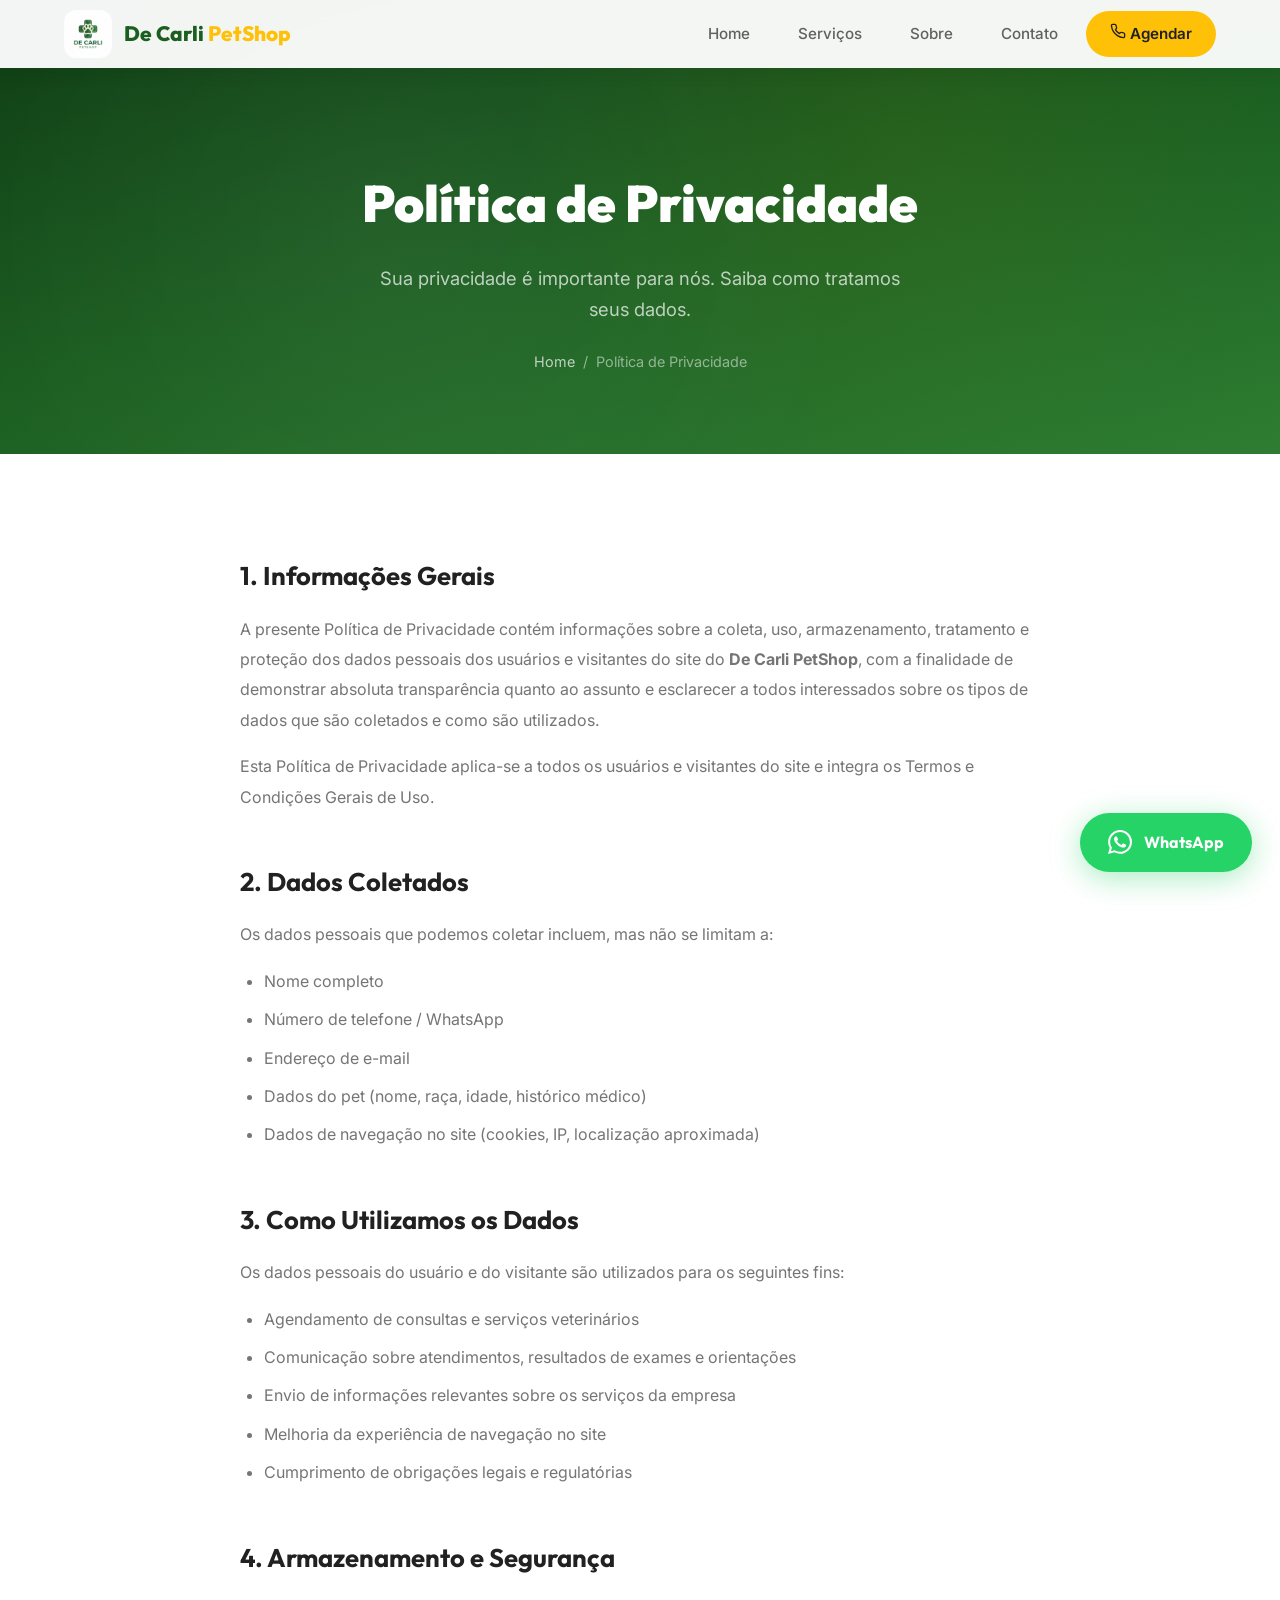
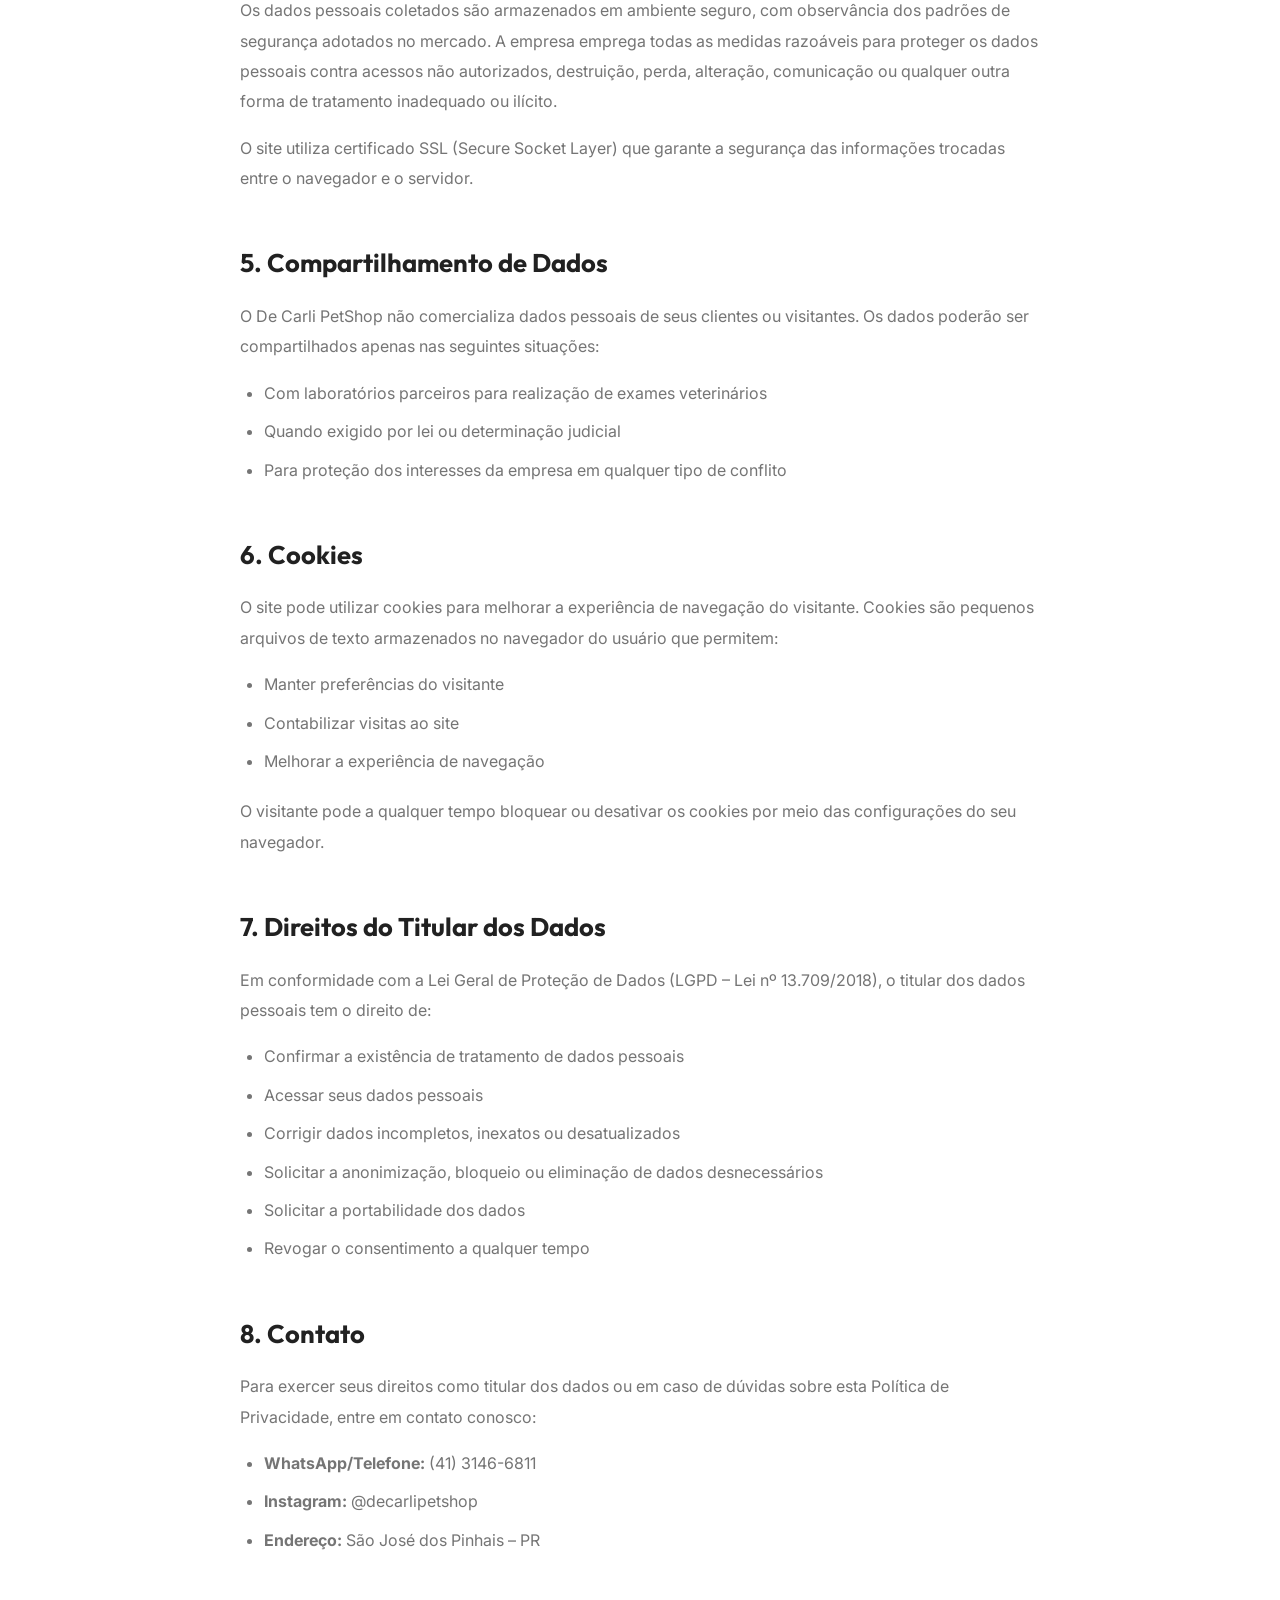
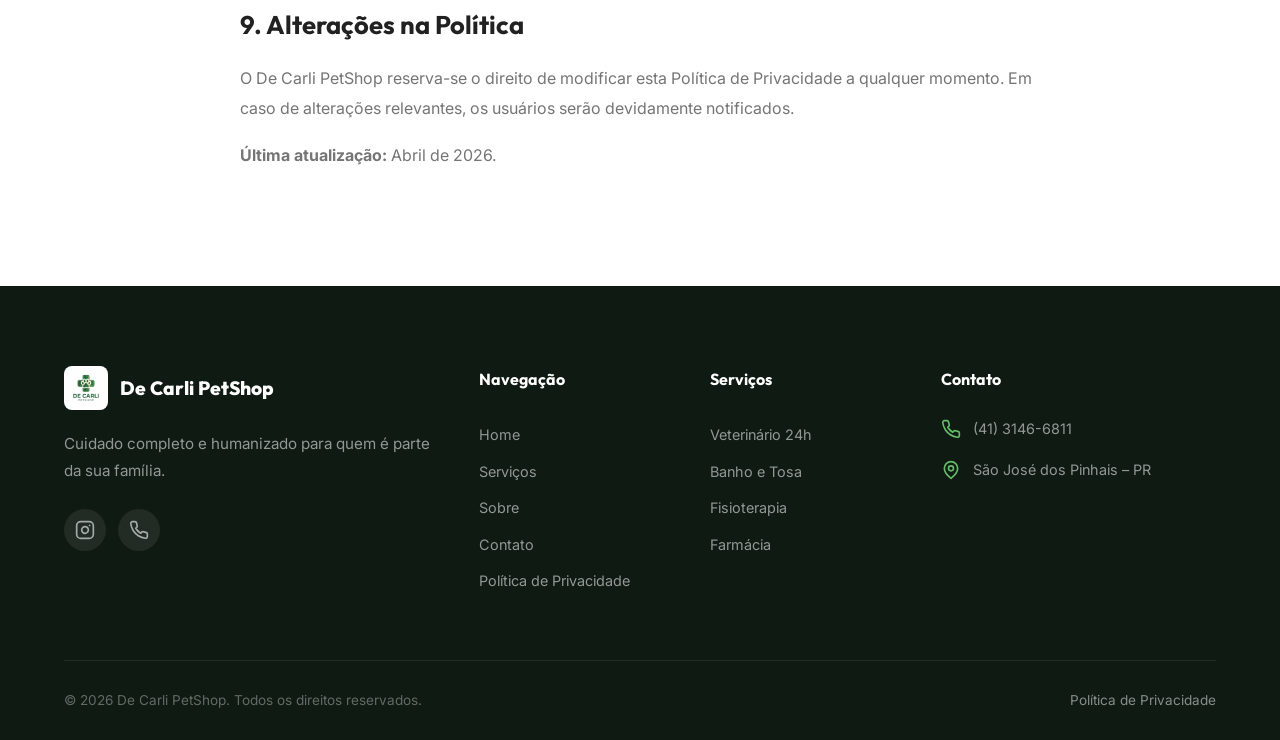
<file: privacidade.html>
<!DOCTYPE html>
<html lang="pt-BR">
<head>
  <meta charset="UTF-8">
  <meta name="viewport" content="width=device-width, initial-scale=1.0">
  <title>Política de Privacidade — De Carli PetShop</title>
  <meta name="description" content="Conheça a Política de Privacidade do De Carli PetShop. Saiba como tratamos seus dados pessoais com responsabilidade e segurança.">
  <link rel="stylesheet" href="styles.css">
  <link rel="icon" type="image/png" href="images/logo.png">
</head>
<body>

  <!-- HEADER -->
  <header class="header scrolled" id="header">
    <div class="container">
      <a href="index.html" class="logo">
        <img src="images/logo.png" alt="De Carli PetShop Logo">
        <span class="logo-text" style="color: var(--primary-dark);">De Carli <span>PetShop</span></span>
      </a>
      <nav class="nav-links" id="navLinks">
        <a href="index.html">Home</a>
        <a href="servicos.html">Serviços</a>
        <a href="sobre.html">Sobre</a>
        <a href="contato.html">Contato</a>
        <a href="https://wa.me/554131466811?text=Ol%C3%A1!%20Gostaria%20de%20agendar%20um%20atendimento." class="nav-cta" target="_blank" rel="noopener">
          <svg xmlns="http://www.w3.org/2000/svg" width="16" height="16" viewBox="0 0 24 24" fill="none" stroke="currentColor" stroke-width="2" stroke-linecap="round" stroke-linejoin="round"><path d="M22 16.92v3a2 2 0 0 1-2.18 2 19.79 19.79 0 0 1-8.63-3.07 19.5 19.5 0 0 1-6-6 19.79 19.79 0 0 1-3.07-8.67A2 2 0 0 1 4.11 2h3a2 2 0 0 1 2 1.72c.127.96.361 1.903.7 2.81a2 2 0 0 1-.45 2.11L8.09 9.91a16 16 0 0 0 6 6l1.27-1.27a2 2 0 0 1 2.11-.45c.907.339 1.85.573 2.81.7A2 2 0 0 1 22 16.92z"/></svg>
          Agendar
        </a>
      </nav>
      <button class="menu-toggle" id="menuToggle" aria-label="Abrir menu">
        <span></span><span></span><span></span>
      </button>
    </div>
  </header>

  <div class="nav-overlay" id="navOverlay"></div>

  <!-- PAGE HERO -->
  <section class="page-hero">
    <div class="container">
      <h1>Política de Privacidade</h1>
      <p>Sua privacidade é importante para nós. Saiba como tratamos seus dados.</p>
      <div class="breadcrumb">
        <a href="index.html">Home</a>
        <span>/</span>
        <span>Política de Privacidade</span>
      </div>
    </div>
  </section>

  <!-- PRIVACY CONTENT -->
  <section class="privacy-section">
    <div class="container">
      <div class="privacy-content">

        <h2>1. Informações Gerais</h2>
        <p>A presente Política de Privacidade contém informações sobre a coleta, uso, armazenamento, tratamento e proteção dos dados pessoais dos usuários e visitantes do site do <strong>De Carli PetShop</strong>, com a finalidade de demonstrar absoluta transparência quanto ao assunto e esclarecer a todos interessados sobre os tipos de dados que são coletados e como são utilizados.</p>
        <p>Esta Política de Privacidade aplica-se a todos os usuários e visitantes do site e integra os Termos e Condições Gerais de Uso.</p>

        <h2>2. Dados Coletados</h2>
        <p>Os dados pessoais que podemos coletar incluem, mas não se limitam a:</p>
        <ul>
          <li>Nome completo</li>
          <li>Número de telefone / WhatsApp</li>
          <li>Endereço de e-mail</li>
          <li>Dados do pet (nome, raça, idade, histórico médico)</li>
          <li>Dados de navegação no site (cookies, IP, localização aproximada)</li>
        </ul>

        <h2>3. Como Utilizamos os Dados</h2>
        <p>Os dados pessoais do usuário e do visitante são utilizados para os seguintes fins:</p>
        <ul>
          <li>Agendamento de consultas e serviços veterinários</li>
          <li>Comunicação sobre atendimentos, resultados de exames e orientações</li>
          <li>Envio de informações relevantes sobre os serviços da empresa</li>
          <li>Melhoria da experiência de navegação no site</li>
          <li>Cumprimento de obrigações legais e regulatórias</li>
        </ul>

        <h2>4. Armazenamento e Segurança</h2>
        <p>Os dados pessoais coletados são armazenados em ambiente seguro, com observância dos padrões de segurança adotados no mercado. A empresa emprega todas as medidas razoáveis para proteger os dados pessoais contra acessos não autorizados, destruição, perda, alteração, comunicação ou qualquer outra forma de tratamento inadequado ou ilícito.</p>
        <p>O site utiliza certificado SSL (Secure Socket Layer) que garante a segurança das informações trocadas entre o navegador e o servidor.</p>

        <h2>5. Compartilhamento de Dados</h2>
        <p>O De Carli PetShop não comercializa dados pessoais de seus clientes ou visitantes. Os dados poderão ser compartilhados apenas nas seguintes situações:</p>
        <ul>
          <li>Com laboratórios parceiros para realização de exames veterinários</li>
          <li>Quando exigido por lei ou determinação judicial</li>
          <li>Para proteção dos interesses da empresa em qualquer tipo de conflito</li>
        </ul>

        <h2>6. Cookies</h2>
        <p>O site pode utilizar cookies para melhorar a experiência de navegação do visitante. Cookies são pequenos arquivos de texto armazenados no navegador do usuário que permitem:</p>
        <ul>
          <li>Manter preferências do visitante</li>
          <li>Contabilizar visitas ao site</li>
          <li>Melhorar a experiência de navegação</li>
        </ul>
        <p>O visitante pode a qualquer tempo bloquear ou desativar os cookies por meio das configurações do seu navegador.</p>

        <h2>7. Direitos do Titular dos Dados</h2>
        <p>Em conformidade com a Lei Geral de Proteção de Dados (LGPD – Lei nº 13.709/2018), o titular dos dados pessoais tem o direito de:</p>
        <ul>
          <li>Confirmar a existência de tratamento de dados pessoais</li>
          <li>Acessar seus dados pessoais</li>
          <li>Corrigir dados incompletos, inexatos ou desatualizados</li>
          <li>Solicitar a anonimização, bloqueio ou eliminação de dados desnecessários</li>
          <li>Solicitar a portabilidade dos dados</li>
          <li>Revogar o consentimento a qualquer tempo</li>
        </ul>

        <h2>8. Contato</h2>
        <p>Para exercer seus direitos como titular dos dados ou em caso de dúvidas sobre esta Política de Privacidade, entre em contato conosco:</p>
        <ul>
          <li><strong>WhatsApp/Telefone:</strong> (41) 3146-6811</li>
          <li><strong>Instagram:</strong> @decarlipetshop</li>
          <li><strong>Endereço:</strong> São José dos Pinhais – PR</li>
        </ul>

        <h2>9. Alterações na Política</h2>
        <p>O De Carli PetShop reserva-se o direito de modificar esta Política de Privacidade a qualquer momento. Em caso de alterações relevantes, os usuários serão devidamente notificados.</p>
        <p><strong>Última atualização:</strong> Abril de 2026.</p>

      </div>
    </div>
  </section>

  <!-- FOOTER -->
  <footer class="footer">
    <div class="container">
      <div class="footer-grid">
        <div class="footer-about">
          <div class="footer-logo">
            <img src="images/logo.png" alt="De Carli PetShop">
            <span>De Carli PetShop</span>
          </div>
          <p>Cuidado completo e humanizado para quem é parte da sua família.</p>
          <div class="footer-social">
            <a href="https://instagram.com/decarlipetshop" target="_blank" rel="noopener" aria-label="Instagram">
              <svg xmlns="http://www.w3.org/2000/svg" viewBox="0 0 24 24" fill="none" stroke="currentColor" stroke-width="2" stroke-linecap="round" stroke-linejoin="round"><rect width="20" height="20" x="2" y="2" rx="5" ry="5"/><path d="M16 11.37A4 4 0 1 1 12.63 8 4 4 0 0 1 16 11.37z"/><line x1="17.5" x2="17.51" y1="6.5" y2="6.5"/></svg>
            </a>
            <a href="https://wa.me/554131466811" target="_blank" rel="noopener" aria-label="WhatsApp">
              <svg xmlns="http://www.w3.org/2000/svg" viewBox="0 0 24 24" fill="none" stroke="currentColor" stroke-width="2" stroke-linecap="round" stroke-linejoin="round"><path d="M22 16.92v3a2 2 0 0 1-2.18 2 19.79 19.79 0 0 1-8.63-3.07 19.5 19.5 0 0 1-6-6 19.79 19.79 0 0 1-3.07-8.67A2 2 0 0 1 4.11 2h3a2 2 0 0 1 2 1.72c.127.96.361 1.903.7 2.81a2 2 0 0 1-.45 2.11L8.09 9.91a16 16 0 0 0 6 6l1.27-1.27a2 2 0 0 1 2.11-.45c.907.339 1.85.573 2.81.7A2 2 0 0 1 22 16.92z"/></svg>
            </a>
          </div>
        </div>
        <div>
          <h4>Navegação</h4>
          <div class="footer-links">
            <a href="index.html">Home</a>
            <a href="servicos.html">Serviços</a>
            <a href="sobre.html">Sobre</a>
            <a href="contato.html">Contato</a>
            <a href="privacidade.html">Política de Privacidade</a>
          </div>
        </div>
        <div>
          <h4>Serviços</h4>
          <div class="footer-links">
            <a href="servicos.html">Veterinário 24h</a>
            <a href="servicos.html">Banho e Tosa</a>
            <a href="servicos.html">Fisioterapia</a>
            <a href="servicos.html">Farmácia</a>
          </div>
        </div>
        <div>
          <h4>Contato</h4>
          <div class="footer-contact-item">
            <svg xmlns="http://www.w3.org/2000/svg" viewBox="0 0 24 24" fill="none" stroke="currentColor" stroke-width="2" stroke-linecap="round" stroke-linejoin="round"><path d="M22 16.92v3a2 2 0 0 1-2.18 2 19.79 19.79 0 0 1-8.63-3.07 19.5 19.5 0 0 1-6-6 19.79 19.79 0 0 1-3.07-8.67A2 2 0 0 1 4.11 2h3a2 2 0 0 1 2 1.72c.127.96.361 1.903.7 2.81a2 2 0 0 1-.45 2.11L8.09 9.91a16 16 0 0 0 6 6l1.27-1.27a2 2 0 0 1 2.11-.45c.907.339 1.85.573 2.81.7A2 2 0 0 1 22 16.92z"/></svg>
            <span>(41) 3146-6811</span>
          </div>
          <div class="footer-contact-item">
            <svg xmlns="http://www.w3.org/2000/svg" viewBox="0 0 24 24" fill="none" stroke="currentColor" stroke-width="2" stroke-linecap="round" stroke-linejoin="round"><path d="M20 10c0 6-8 12-8 12s-8-6-8-12a8 8 0 0 1 16 0Z"/><circle cx="12" cy="10" r="3"/></svg>
            <span>São José dos Pinhais – PR</span>
          </div>
        </div>
      </div>
      <div class="footer-bottom">
        <span>© 2026 De Carli PetShop. Todos os direitos reservados.</span>
        <a href="privacidade.html">Política de Privacidade</a>
      </div>
    </div>
  </footer>

  <a href="https://wa.me/554131466811?text=Ol%C3%A1!%20Gostaria%20de%20agendar%20um%20atendimento." class="whatsapp-float" id="whatsappFloat" target="_blank" rel="noopener" aria-label="Fale conosco pelo WhatsApp">
    <svg xmlns="http://www.w3.org/2000/svg" viewBox="0 0 24 24" fill="currentColor"><path d="M17.472 14.382c-.297-.149-1.758-.867-2.03-.967-.273-.099-.471-.148-.67.15-.197.297-.767.966-.94 1.164-.173.199-.347.223-.644.075-.297-.15-1.255-.463-2.39-1.475-.883-.788-1.48-1.761-1.653-2.059-.173-.297-.018-.458.13-.606.134-.133.298-.347.446-.52.149-.174.198-.298.298-.497.099-.198.05-.371-.025-.52-.075-.149-.669-1.612-.916-2.207-.242-.579-.487-.5-.669-.51-.173-.008-.371-.01-.57-.01-.198 0-.52.074-.792.372-.272.297-1.04 1.016-1.04 2.479 0 1.462 1.065 2.875 1.213 3.074.149.198 2.096 3.2 5.077 4.487.709.306 1.262.489 1.694.625.712.227 1.36.195 1.871.118.571-.085 1.758-.719 2.006-1.413.248-.694.248-1.289.173-1.413-.074-.124-.272-.198-.57-.347m-5.421 7.403h-.004a9.87 9.87 0 01-5.031-1.378l-.361-.214-3.741.982.998-3.648-.235-.374a9.86 9.86 0 01-1.51-5.26c.001-5.45 4.436-9.884 9.888-9.884 2.64 0 5.122 1.03 6.988 2.898a9.825 9.825 0 012.893 6.994c-.003 5.45-4.437 9.884-9.885 9.884m8.413-18.297A11.815 11.815 0 0012.05 0C5.495 0 .16 5.335.157 11.892c0 2.096.547 4.142 1.588 5.945L.057 24l6.305-1.654a11.882 11.882 0 005.683 1.448h.005c6.554 0 11.89-5.335 11.893-11.893a11.821 11.821 0 00-3.48-8.413z"/></svg>
    <span>WhatsApp</span>
  </a>

  <button class="scroll-top" id="scrollTop" aria-label="Voltar ao topo">
    <svg xmlns="http://www.w3.org/2000/svg" viewBox="0 0 24 24" fill="none" stroke="currentColor" stroke-width="2" stroke-linecap="round" stroke-linejoin="round"><path d="m18 15-6-6-6 6"/></svg>
  </button>

  <script src="main.js"></script>
</body>
</html>
</file>
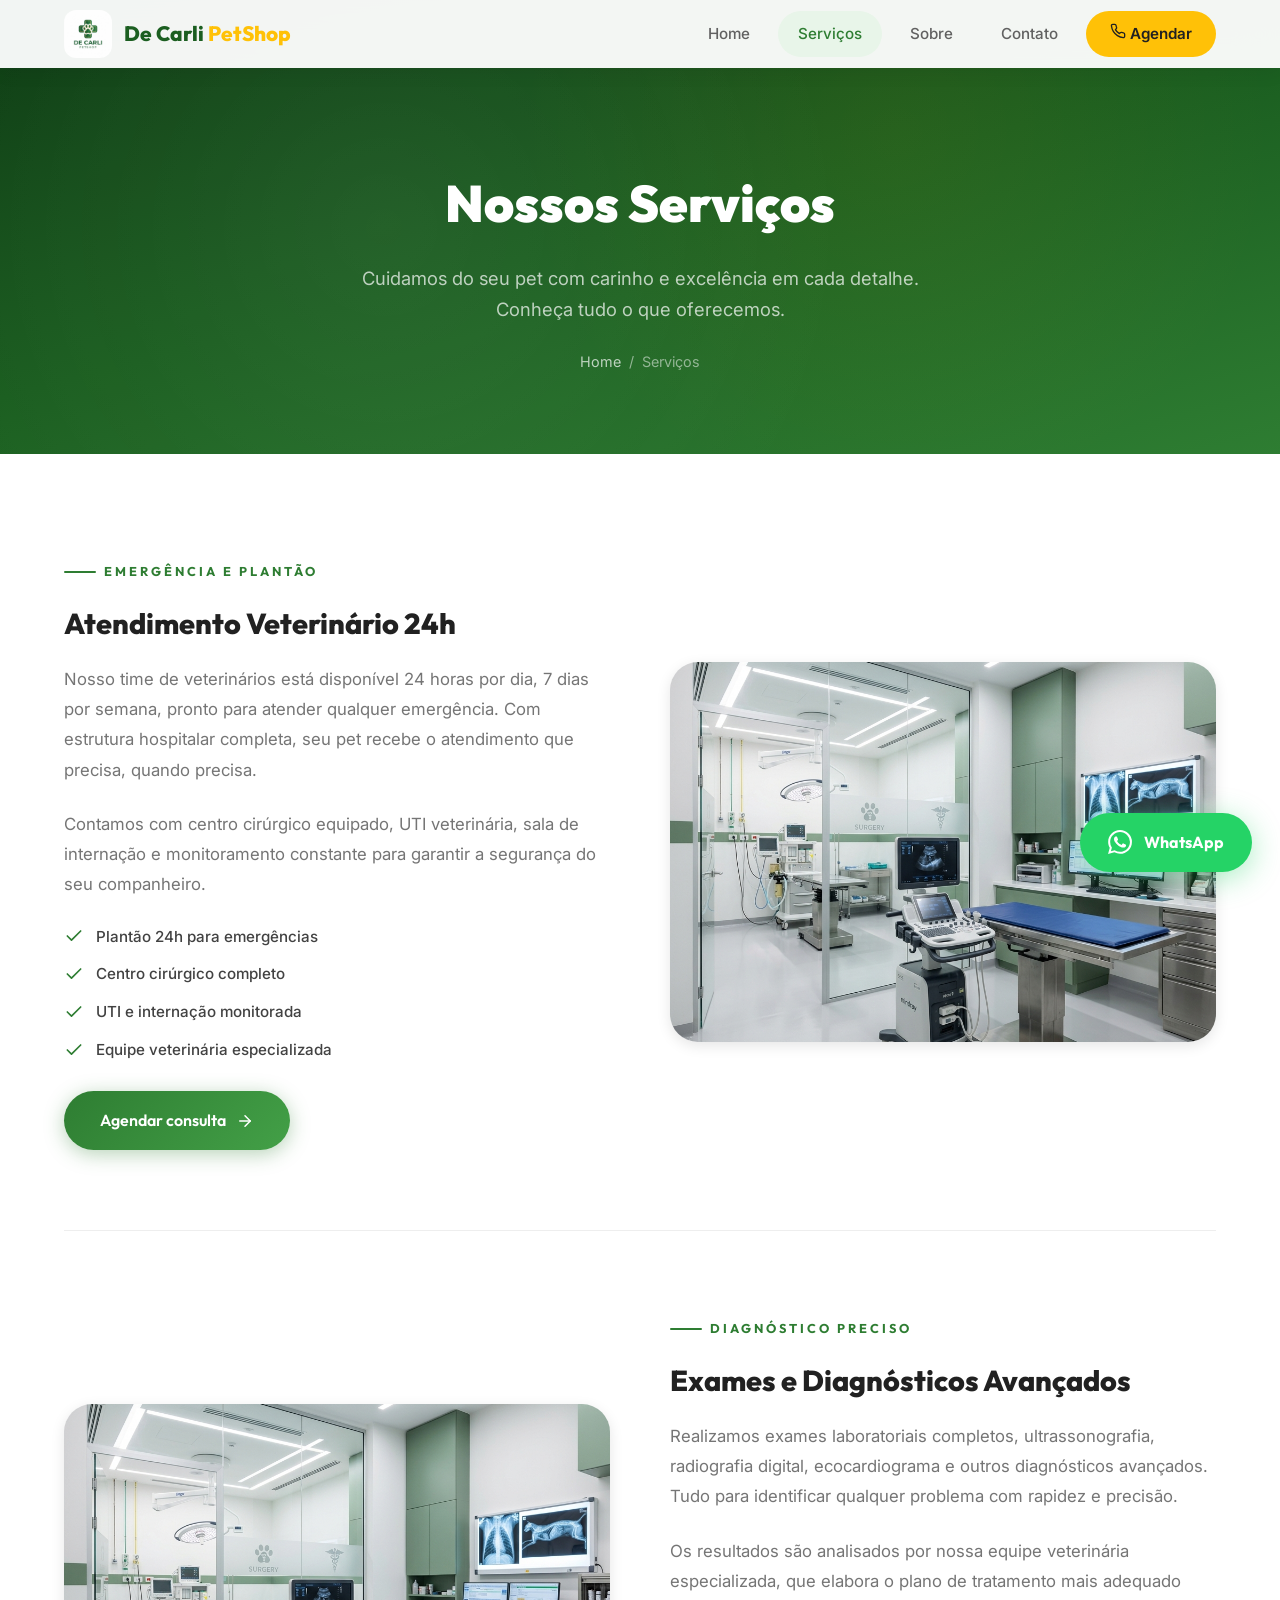
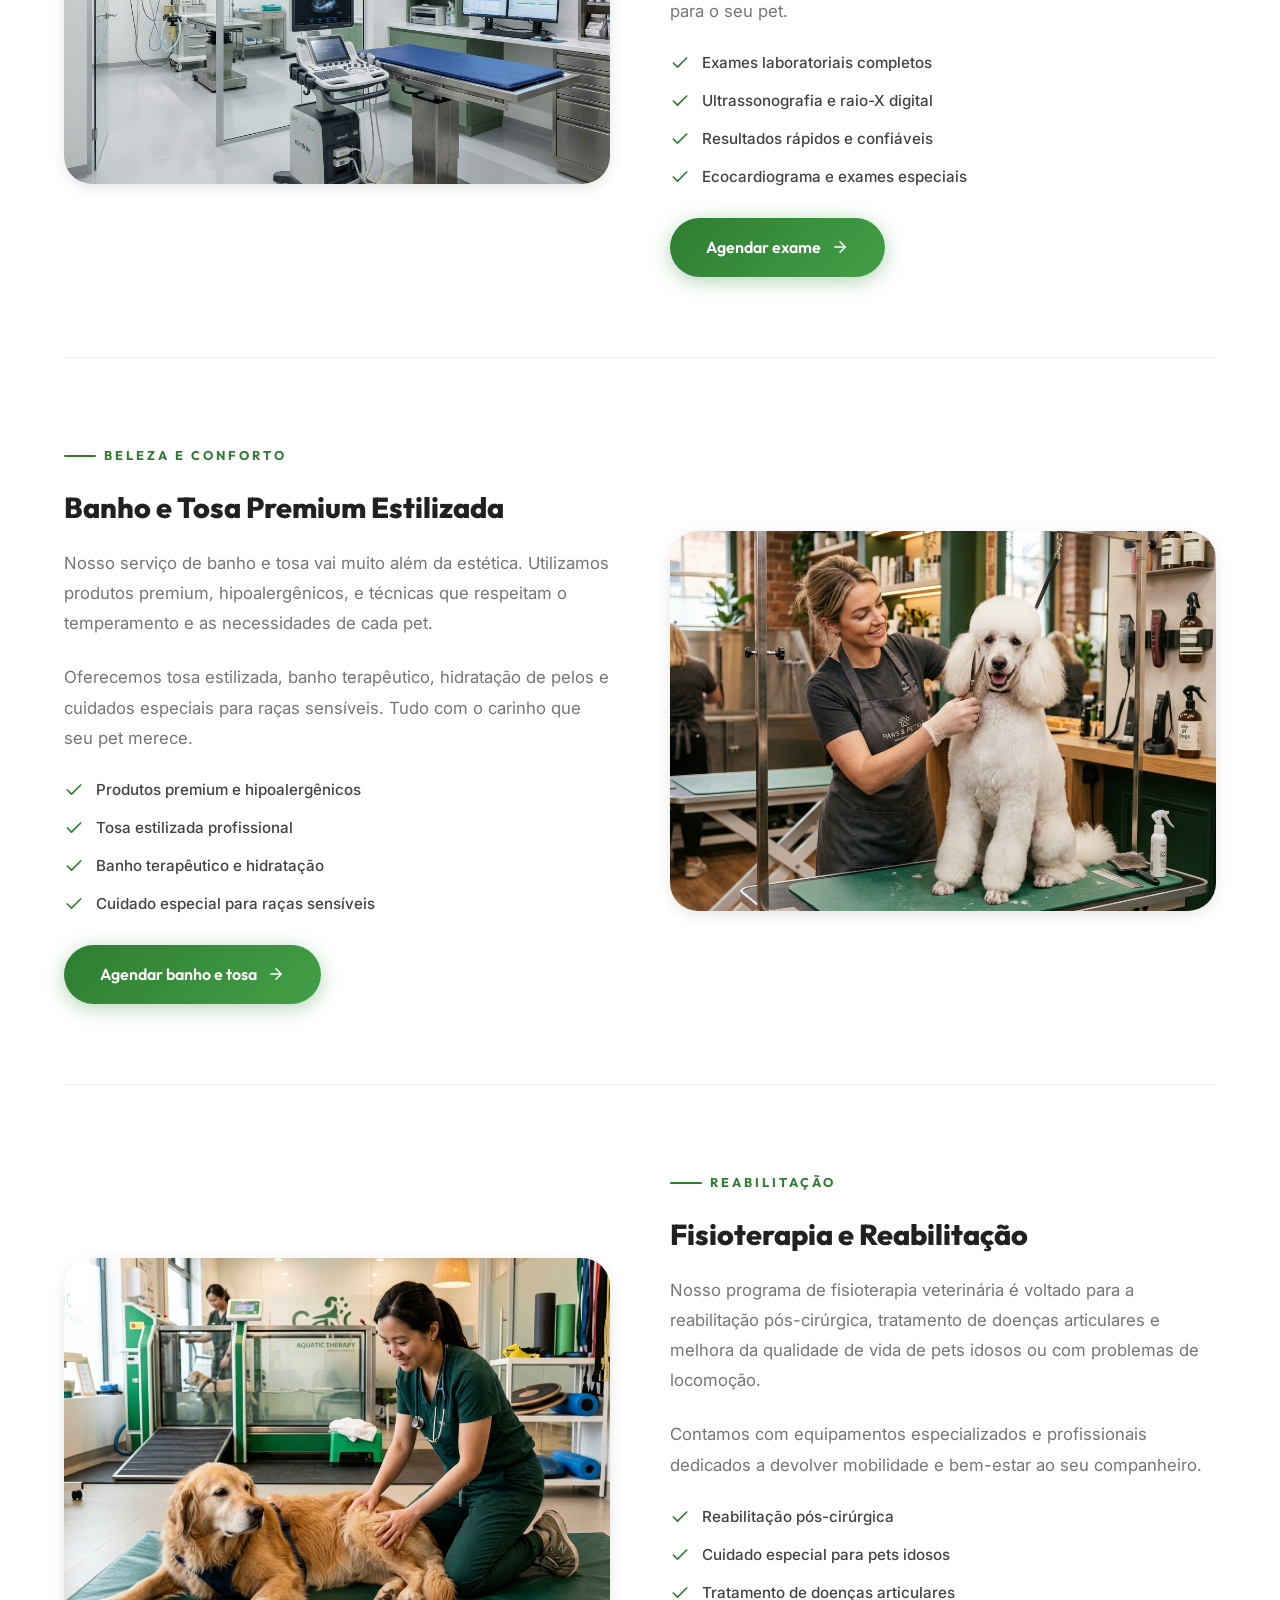
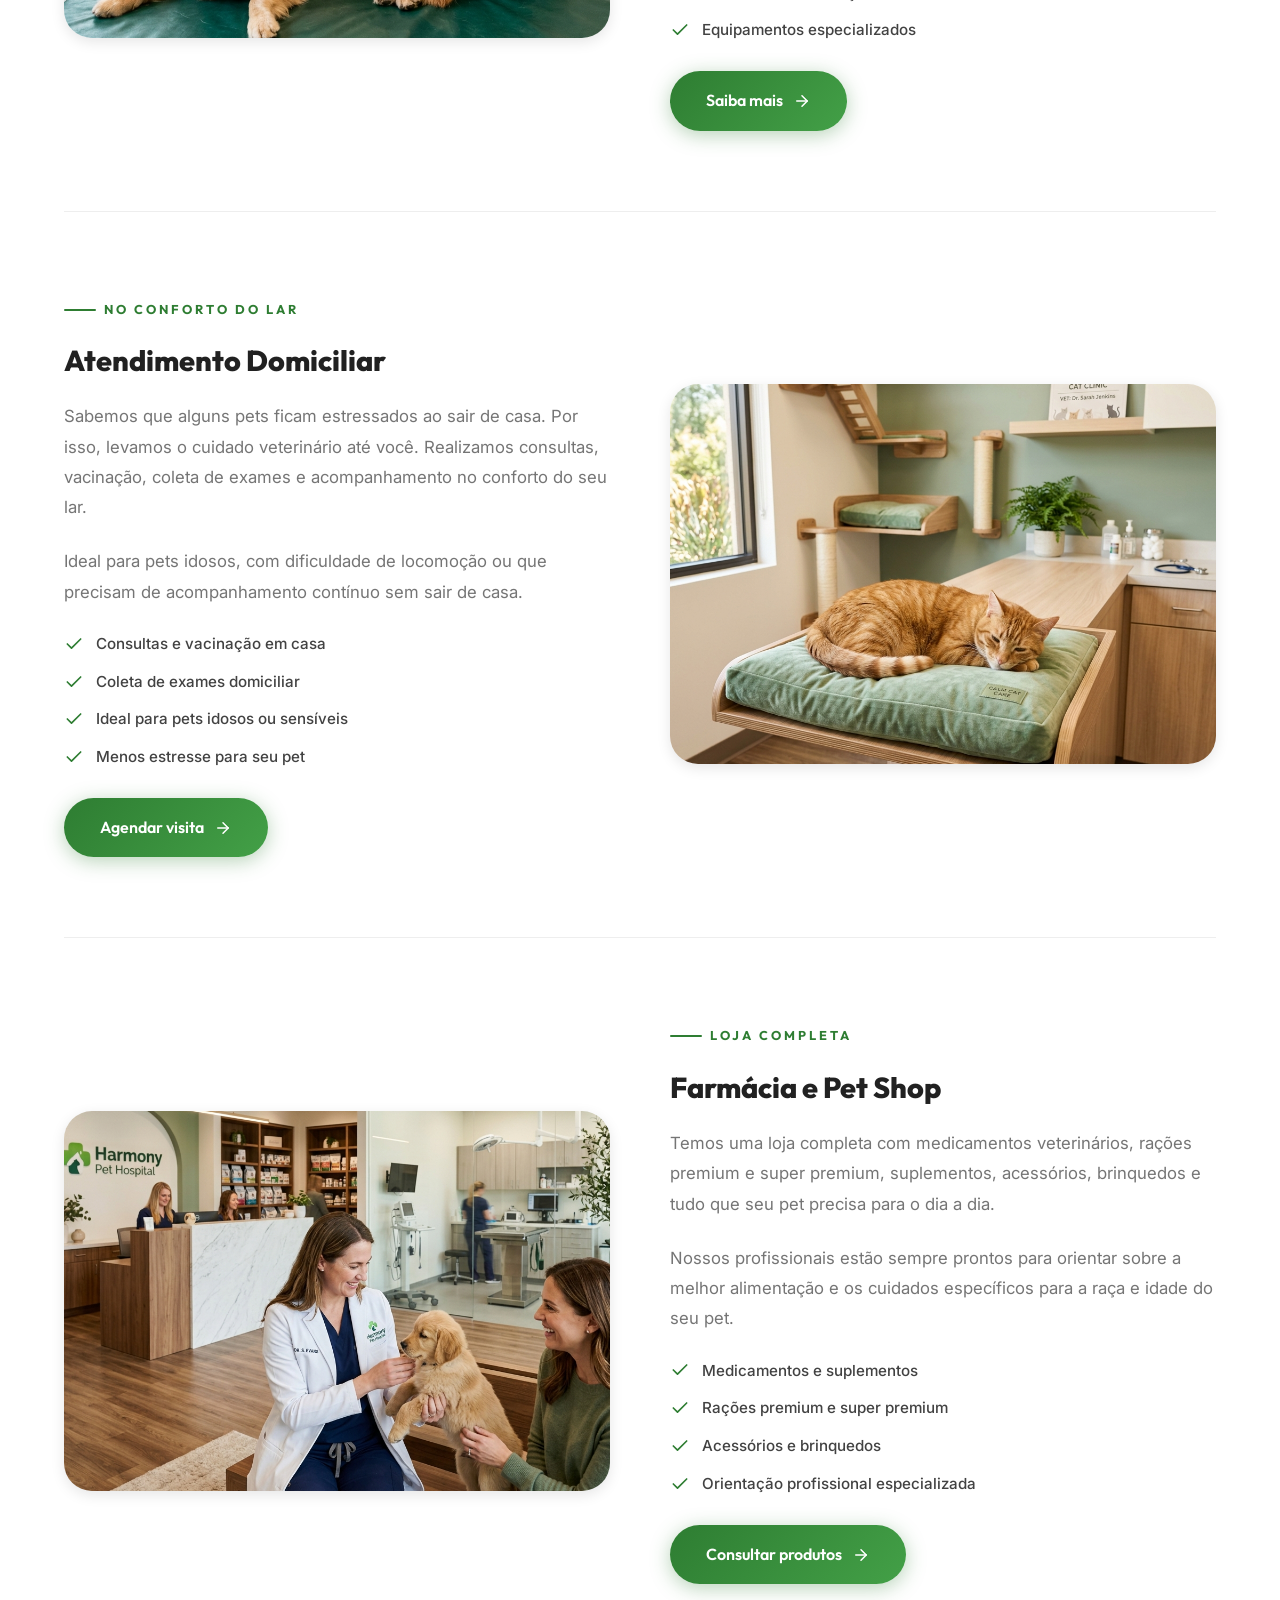
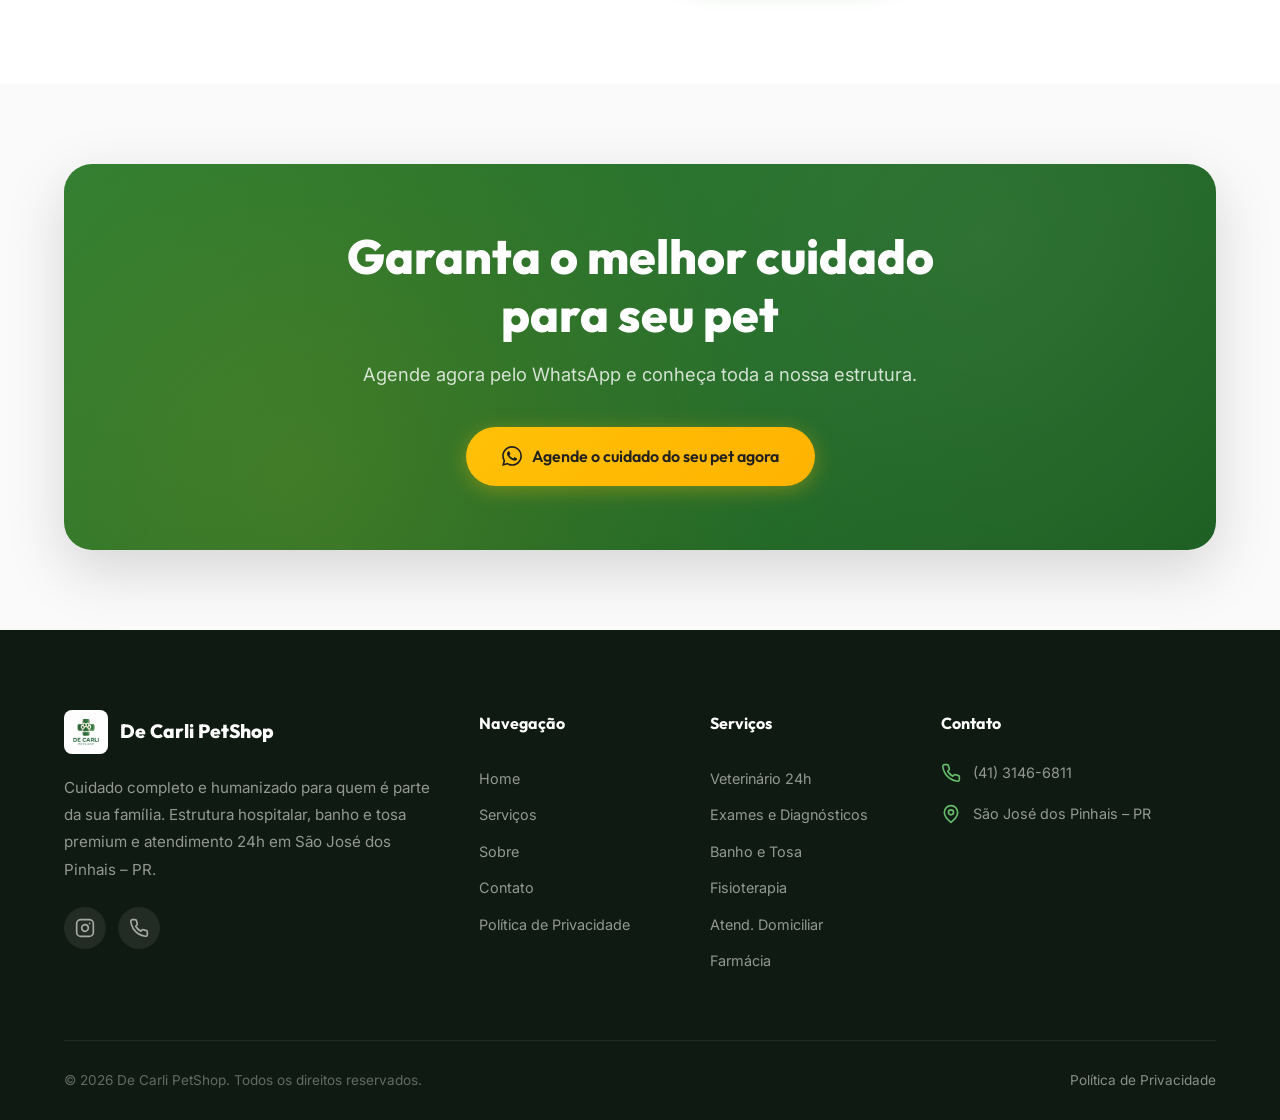
<file: servicos.html>
<!DOCTYPE html>
<html lang="pt-BR">
<head>
  <meta charset="UTF-8">
  <meta name="viewport" content="width=device-width, initial-scale=1.0">
  <title>Serviços — De Carli PetShop | Veterinário 24h, Banho e Tosa, Fisioterapia</title>
  <meta name="description" content="Conheça todos os serviços do De Carli PetShop: atendimento veterinário 24h, exames avançados, banho e tosa premium, fisioterapia, atendimento domiciliar e farmácia pet.">
  <link rel="stylesheet" href="styles.css">
  <link rel="icon" type="image/png" href="images/logo.png">
</head>
<body>

  <!-- HEADER -->
  <header class="header scrolled" id="header">
    <div class="container">
      <a href="index.html" class="logo">
        <img src="images/logo.png" alt="De Carli PetShop Logo">
        <span class="logo-text" style="color: var(--primary-dark);">De Carli <span>PetShop</span></span>
      </a>
      <nav class="nav-links" id="navLinks">
        <a href="index.html">Home</a>
        <a href="servicos.html" class="active">Serviços</a>
        <a href="sobre.html">Sobre</a>
        <a href="contato.html">Contato</a>
        <a href="https://wa.me/554131466811?text=Ol%C3%A1!%20Gostaria%20de%20agendar%20um%20atendimento." class="nav-cta" target="_blank" rel="noopener">
          <svg xmlns="http://www.w3.org/2000/svg" width="16" height="16" viewBox="0 0 24 24" fill="none" stroke="currentColor" stroke-width="2" stroke-linecap="round" stroke-linejoin="round"><path d="M22 16.92v3a2 2 0 0 1-2.18 2 19.79 19.79 0 0 1-8.63-3.07 19.5 19.5 0 0 1-6-6 19.79 19.79 0 0 1-3.07-8.67A2 2 0 0 1 4.11 2h3a2 2 0 0 1 2 1.72c.127.96.361 1.903.7 2.81a2 2 0 0 1-.45 2.11L8.09 9.91a16 16 0 0 0 6 6l1.27-1.27a2 2 0 0 1 2.11-.45c.907.339 1.85.573 2.81.7A2 2 0 0 1 22 16.92z"/></svg>
          Agendar
        </a>
      </nav>
      <button class="menu-toggle" id="menuToggle" aria-label="Abrir menu">
        <span></span><span></span><span></span>
      </button>
    </div>
  </header>

  <div class="nav-overlay" id="navOverlay"></div>

  <!-- PAGE HERO -->
  <section class="page-hero">
    <div class="container">
      <h1>Nossos Serviços</h1>
      <p>Cuidamos do seu pet com carinho e excelência em cada detalhe. Conheça tudo o que oferecemos.</p>
      <div class="breadcrumb">
        <a href="index.html">Home</a>
        <span>/</span>
        <span>Serviços</span>
      </div>
    </div>
  </section>

  <!-- SERVICES FULL LIST -->
  <section class="services-full-section">
    <div class="container">

      <!-- Service 1: Veterinário 24h -->
      <div class="service-detail animate-on-scroll">
        <div class="service-detail-content">
          <span class="section-label">Emergência e Plantão</span>
          <h3>Atendimento Veterinário 24h</h3>
          <p>Nosso time de veterinários está disponível 24 horas por dia, 7 dias por semana, pronto para atender qualquer emergência. Com estrutura hospitalar completa, seu pet recebe o atendimento que precisa, quando precisa.</p>
          <p>Contamos com centro cirúrgico equipado, UTI veterinária, sala de internação e monitoramento constante para garantir a segurança do seu companheiro.</p>
          <div class="service-benefits">
            <div class="service-benefit">
              <svg xmlns="http://www.w3.org/2000/svg" viewBox="0 0 24 24" fill="none" stroke="currentColor" stroke-width="2" stroke-linecap="round" stroke-linejoin="round"><polyline points="20 6 9 17 4 12"/></svg>
              Plantão 24h para emergências
            </div>
            <div class="service-benefit">
              <svg xmlns="http://www.w3.org/2000/svg" viewBox="0 0 24 24" fill="none" stroke="currentColor" stroke-width="2" stroke-linecap="round" stroke-linejoin="round"><polyline points="20 6 9 17 4 12"/></svg>
              Centro cirúrgico completo
            </div>
            <div class="service-benefit">
              <svg xmlns="http://www.w3.org/2000/svg" viewBox="0 0 24 24" fill="none" stroke="currentColor" stroke-width="2" stroke-linecap="round" stroke-linejoin="round"><polyline points="20 6 9 17 4 12"/></svg>
              UTI e internação monitorada
            </div>
            <div class="service-benefit">
              <svg xmlns="http://www.w3.org/2000/svg" viewBox="0 0 24 24" fill="none" stroke="currentColor" stroke-width="2" stroke-linecap="round" stroke-linejoin="round"><polyline points="20 6 9 17 4 12"/></svg>
              Equipe veterinária especializada
            </div>
          </div>
          <a href="https://wa.me/554131466811?text=Ol%C3%A1!%20Preciso%20de%20atendimento%20veterin%C3%A1rio." class="btn btn-primary" style="margin-top: 28px;" target="_blank" rel="noopener">
            Agendar consulta
            <svg xmlns="http://www.w3.org/2000/svg" width="18" height="18" viewBox="0 0 24 24" fill="none" stroke="currentColor" stroke-width="2" stroke-linecap="round" stroke-linejoin="round"><path d="M5 12h14"/><path d="m12 5 7 7-7 7"/></svg>
          </a>
        </div>
        <div class="service-detail-image">
          <img src="images/hospital.png" alt="Centro hospitalar veterinário De Carli">
        </div>
      </div>

      <!-- Service 2: Exames -->
      <div class="service-detail animate-on-scroll">
        <div class="service-detail-content">
          <span class="section-label">Diagnóstico Preciso</span>
          <h3>Exames e Diagnósticos Avançados</h3>
          <p>Realizamos exames laboratoriais completos, ultrassonografia, radiografia digital, ecocardiograma e outros diagnósticos avançados. Tudo para identificar qualquer problema com rapidez e precisão.</p>
          <p>Os resultados são analisados por nossa equipe veterinária especializada, que elabora o plano de tratamento mais adequado para o seu pet.</p>
          <div class="service-benefits">
            <div class="service-benefit">
              <svg xmlns="http://www.w3.org/2000/svg" viewBox="0 0 24 24" fill="none" stroke="currentColor" stroke-width="2" stroke-linecap="round" stroke-linejoin="round"><polyline points="20 6 9 17 4 12"/></svg>
              Exames laboratoriais completos
            </div>
            <div class="service-benefit">
              <svg xmlns="http://www.w3.org/2000/svg" viewBox="0 0 24 24" fill="none" stroke="currentColor" stroke-width="2" stroke-linecap="round" stroke-linejoin="round"><polyline points="20 6 9 17 4 12"/></svg>
              Ultrassonografia e raio-X digital
            </div>
            <div class="service-benefit">
              <svg xmlns="http://www.w3.org/2000/svg" viewBox="0 0 24 24" fill="none" stroke="currentColor" stroke-width="2" stroke-linecap="round" stroke-linejoin="round"><polyline points="20 6 9 17 4 12"/></svg>
              Resultados rápidos e confiáveis
            </div>
            <div class="service-benefit">
              <svg xmlns="http://www.w3.org/2000/svg" viewBox="0 0 24 24" fill="none" stroke="currentColor" stroke-width="2" stroke-linecap="round" stroke-linejoin="round"><polyline points="20 6 9 17 4 12"/></svg>
              Ecocardiograma e exames especiais
            </div>
          </div>
          <a href="https://wa.me/554131466811?text=Ol%C3%A1!%20Gostaria%20de%20agendar%20exames%20para%20meu%20pet." class="btn btn-primary" style="margin-top: 28px;" target="_blank" rel="noopener">
            Agendar exame
            <svg xmlns="http://www.w3.org/2000/svg" width="18" height="18" viewBox="0 0 24 24" fill="none" stroke="currentColor" stroke-width="2" stroke-linecap="round" stroke-linejoin="round"><path d="M5 12h14"/><path d="m12 5 7 7-7 7"/></svg>
          </a>
        </div>
        <div class="service-detail-image">
          <img src="images/hospital.png" alt="Laboratório de diagnósticos De Carli">
        </div>
      </div>

      <!-- Service 3: Banho e Tosa -->
      <div class="service-detail animate-on-scroll">
        <div class="service-detail-content">
          <span class="section-label">Beleza e Conforto</span>
          <h3>Banho e Tosa Premium Estilizada</h3>
          <p>Nosso serviço de banho e tosa vai muito além da estética. Utilizamos produtos premium, hipoalergênicos, e técnicas que respeitam o temperamento e as necessidades de cada pet.</p>
          <p>Oferecemos tosa estilizada, banho terapêutico, hidratação de pelos e cuidados especiais para raças sensíveis. Tudo com o carinho que seu pet merece.</p>
          <div class="service-benefits">
            <div class="service-benefit">
              <svg xmlns="http://www.w3.org/2000/svg" viewBox="0 0 24 24" fill="none" stroke="currentColor" stroke-width="2" stroke-linecap="round" stroke-linejoin="round"><polyline points="20 6 9 17 4 12"/></svg>
              Produtos premium e hipoalergênicos
            </div>
            <div class="service-benefit">
              <svg xmlns="http://www.w3.org/2000/svg" viewBox="0 0 24 24" fill="none" stroke="currentColor" stroke-width="2" stroke-linecap="round" stroke-linejoin="round"><polyline points="20 6 9 17 4 12"/></svg>
              Tosa estilizada profissional
            </div>
            <div class="service-benefit">
              <svg xmlns="http://www.w3.org/2000/svg" viewBox="0 0 24 24" fill="none" stroke="currentColor" stroke-width="2" stroke-linecap="round" stroke-linejoin="round"><polyline points="20 6 9 17 4 12"/></svg>
              Banho terapêutico e hidratação
            </div>
            <div class="service-benefit">
              <svg xmlns="http://www.w3.org/2000/svg" viewBox="0 0 24 24" fill="none" stroke="currentColor" stroke-width="2" stroke-linecap="round" stroke-linejoin="round"><polyline points="20 6 9 17 4 12"/></svg>
              Cuidado especial para raças sensíveis
            </div>
          </div>
          <a href="https://wa.me/554131466811?text=Ol%C3%A1!%20Gostaria%20de%20agendar%20banho%20e%20tosa." class="btn btn-primary" style="margin-top: 28px;" target="_blank" rel="noopener">
            Agendar banho e tosa
            <svg xmlns="http://www.w3.org/2000/svg" width="18" height="18" viewBox="0 0 24 24" fill="none" stroke="currentColor" stroke-width="2" stroke-linecap="round" stroke-linejoin="round"><path d="M5 12h14"/><path d="m12 5 7 7-7 7"/></svg>
          </a>
        </div>
        <div class="service-detail-image">
          <img src="images/grooming.png" alt="Banho e tosa premium De Carli PetShop">
        </div>
      </div>

      <!-- Service 4: Fisioterapia -->
      <div class="service-detail animate-on-scroll">
        <div class="service-detail-content">
          <span class="section-label">Reabilitação</span>
          <h3>Fisioterapia e Reabilitação</h3>
          <p>Nosso programa de fisioterapia veterinária é voltado para a reabilitação pós-cirúrgica, tratamento de doenças articulares e melhora da qualidade de vida de pets idosos ou com problemas de locomoção.</p>
          <p>Contamos com equipamentos especializados e profissionais dedicados a devolver mobilidade e bem-estar ao seu companheiro.</p>
          <div class="service-benefits">
            <div class="service-benefit">
              <svg xmlns="http://www.w3.org/2000/svg" viewBox="0 0 24 24" fill="none" stroke="currentColor" stroke-width="2" stroke-linecap="round" stroke-linejoin="round"><polyline points="20 6 9 17 4 12"/></svg>
              Reabilitação pós-cirúrgica
            </div>
            <div class="service-benefit">
              <svg xmlns="http://www.w3.org/2000/svg" viewBox="0 0 24 24" fill="none" stroke="currentColor" stroke-width="2" stroke-linecap="round" stroke-linejoin="round"><polyline points="20 6 9 17 4 12"/></svg>
              Cuidado especial para pets idosos
            </div>
            <div class="service-benefit">
              <svg xmlns="http://www.w3.org/2000/svg" viewBox="0 0 24 24" fill="none" stroke="currentColor" stroke-width="2" stroke-linecap="round" stroke-linejoin="round"><polyline points="20 6 9 17 4 12"/></svg>
              Tratamento de doenças articulares
            </div>
            <div class="service-benefit">
              <svg xmlns="http://www.w3.org/2000/svg" viewBox="0 0 24 24" fill="none" stroke="currentColor" stroke-width="2" stroke-linecap="round" stroke-linejoin="round"><polyline points="20 6 9 17 4 12"/></svg>
              Equipamentos especializados
            </div>
          </div>
          <a href="https://wa.me/554131466811?text=Ol%C3%A1!%20Gostaria%20de%20informa%C3%A7%C3%B5es%20sobre%20fisioterapia." class="btn btn-primary" style="margin-top: 28px;" target="_blank" rel="noopener">
            Saiba mais
            <svg xmlns="http://www.w3.org/2000/svg" width="18" height="18" viewBox="0 0 24 24" fill="none" stroke="currentColor" stroke-width="2" stroke-linecap="round" stroke-linejoin="round"><path d="M5 12h14"/><path d="m12 5 7 7-7 7"/></svg>
          </a>
        </div>
        <div class="service-detail-image">
          <img src="images/fisioterapia.png" alt="Fisioterapia veterinária De Carli">
        </div>
      </div>

      <!-- Service 5: Domiciliar -->
      <div class="service-detail animate-on-scroll">
        <div class="service-detail-content">
          <span class="section-label">No Conforto do Lar</span>
          <h3>Atendimento Domiciliar</h3>
          <p>Sabemos que alguns pets ficam estressados ao sair de casa. Por isso, levamos o cuidado veterinário até você. Realizamos consultas, vacinação, coleta de exames e acompanhamento no conforto do seu lar.</p>
          <p>Ideal para pets idosos, com dificuldade de locomoção ou que precisam de acompanhamento contínuo sem sair de casa.</p>
          <div class="service-benefits">
            <div class="service-benefit">
              <svg xmlns="http://www.w3.org/2000/svg" viewBox="0 0 24 24" fill="none" stroke="currentColor" stroke-width="2" stroke-linecap="round" stroke-linejoin="round"><polyline points="20 6 9 17 4 12"/></svg>
              Consultas e vacinação em casa
            </div>
            <div class="service-benefit">
              <svg xmlns="http://www.w3.org/2000/svg" viewBox="0 0 24 24" fill="none" stroke="currentColor" stroke-width="2" stroke-linecap="round" stroke-linejoin="round"><polyline points="20 6 9 17 4 12"/></svg>
              Coleta de exames domiciliar
            </div>
            <div class="service-benefit">
              <svg xmlns="http://www.w3.org/2000/svg" viewBox="0 0 24 24" fill="none" stroke="currentColor" stroke-width="2" stroke-linecap="round" stroke-linejoin="round"><polyline points="20 6 9 17 4 12"/></svg>
              Ideal para pets idosos ou sensíveis
            </div>
            <div class="service-benefit">
              <svg xmlns="http://www.w3.org/2000/svg" viewBox="0 0 24 24" fill="none" stroke="currentColor" stroke-width="2" stroke-linecap="round" stroke-linejoin="round"><polyline points="20 6 9 17 4 12"/></svg>
              Menos estresse para seu pet
            </div>
          </div>
          <a href="https://wa.me/554131466811?text=Ol%C3%A1!%20Gostaria%20de%20agendar%20atendimento%20domiciliar." class="btn btn-primary" style="margin-top: 28px;" target="_blank" rel="noopener">
            Agendar visita
            <svg xmlns="http://www.w3.org/2000/svg" width="18" height="18" viewBox="0 0 24 24" fill="none" stroke="currentColor" stroke-width="2" stroke-linecap="round" stroke-linejoin="round"><path d="M5 12h14"/><path d="m12 5 7 7-7 7"/></svg>
          </a>
        </div>
        <div class="service-detail-image">
          <img src="images/cat-friendly.png" alt="Atendimento domiciliar veterinário">
        </div>
      </div>

      <!-- Service 6: Farmácia -->
      <div class="service-detail animate-on-scroll">
        <div class="service-detail-content">
          <span class="section-label">Loja Completa</span>
          <h3>Farmácia e Pet Shop</h3>
          <p>Temos uma loja completa com medicamentos veterinários, rações premium e super premium, suplementos, acessórios, brinquedos e tudo que seu pet precisa para o dia a dia.</p>
          <p>Nossos profissionais estão sempre prontos para orientar sobre a melhor alimentação e os cuidados específicos para a raça e idade do seu pet.</p>
          <div class="service-benefits">
            <div class="service-benefit">
              <svg xmlns="http://www.w3.org/2000/svg" viewBox="0 0 24 24" fill="none" stroke="currentColor" stroke-width="2" stroke-linecap="round" stroke-linejoin="round"><polyline points="20 6 9 17 4 12"/></svg>
              Medicamentos e suplementos
            </div>
            <div class="service-benefit">
              <svg xmlns="http://www.w3.org/2000/svg" viewBox="0 0 24 24" fill="none" stroke="currentColor" stroke-width="2" stroke-linecap="round" stroke-linejoin="round"><polyline points="20 6 9 17 4 12"/></svg>
              Rações premium e super premium
            </div>
            <div class="service-benefit">
              <svg xmlns="http://www.w3.org/2000/svg" viewBox="0 0 24 24" fill="none" stroke="currentColor" stroke-width="2" stroke-linecap="round" stroke-linejoin="round"><polyline points="20 6 9 17 4 12"/></svg>
              Acessórios e brinquedos
            </div>
            <div class="service-benefit">
              <svg xmlns="http://www.w3.org/2000/svg" viewBox="0 0 24 24" fill="none" stroke="currentColor" stroke-width="2" stroke-linecap="round" stroke-linejoin="round"><polyline points="20 6 9 17 4 12"/></svg>
              Orientação profissional especializada
            </div>
          </div>
          <a href="https://wa.me/554131466811?text=Ol%C3%A1!%20Gostaria%20de%20saber%20sobre%20produtos%20dispon%C3%ADveis." class="btn btn-primary" style="margin-top: 28px;" target="_blank" rel="noopener">
            Consultar produtos
            <svg xmlns="http://www.w3.org/2000/svg" width="18" height="18" viewBox="0 0 24 24" fill="none" stroke="currentColor" stroke-width="2" stroke-linecap="round" stroke-linejoin="round"><path d="M5 12h14"/><path d="m12 5 7 7-7 7"/></svg>
          </a>
        </div>
        <div class="service-detail-image">
          <img src="images/hero.png" alt="Farmácia e Pet Shop De Carli">
        </div>
      </div>

    </div>
  </section>

  <!-- CTA SECTION -->
  <section class="cta-section">
    <div class="container">
      <div class="cta-card animate-on-scroll">
        <h2 class="section-title">Garanta o melhor cuidado para seu pet</h2>
        <p>Agende agora pelo WhatsApp e conheça toda a nossa estrutura.</p>
        <div class="cta-buttons">
          <a href="https://wa.me/554131466811?text=Ol%C3%A1!%20Gostaria%20de%20agendar%20um%20atendimento." class="btn btn-accent" target="_blank" rel="noopener">
            <svg xmlns="http://www.w3.org/2000/svg" width="20" height="20" viewBox="0 0 24 24" fill="currentColor"><path d="M17.472 14.382c-.297-.149-1.758-.867-2.03-.967-.273-.099-.471-.148-.67.15-.197.297-.767.966-.94 1.164-.173.199-.347.223-.644.075-.297-.15-1.255-.463-2.39-1.475-.883-.788-1.48-1.761-1.653-2.059-.173-.297-.018-.458.13-.606.134-.133.298-.347.446-.52.149-.174.198-.298.298-.497.099-.198.05-.371-.025-.52-.075-.149-.669-1.612-.916-2.207-.242-.579-.487-.5-.669-.51-.173-.008-.371-.01-.57-.01-.198 0-.52.074-.792.372-.272.297-1.04 1.016-1.04 2.479 0 1.462 1.065 2.875 1.213 3.074.149.198 2.096 3.2 5.077 4.487.709.306 1.262.489 1.694.625.712.227 1.36.195 1.871.118.571-.085 1.758-.719 2.006-1.413.248-.694.248-1.289.173-1.413-.074-.124-.272-.198-.57-.347m-5.421 7.403h-.004a9.87 9.87 0 01-5.031-1.378l-.361-.214-3.741.982.998-3.648-.235-.374a9.86 9.86 0 01-1.51-5.26c.001-5.45 4.436-9.884 9.888-9.884 2.64 0 5.122 1.03 6.988 2.898a9.825 9.825 0 012.893 6.994c-.003 5.45-4.437 9.884-9.885 9.884m8.413-18.297A11.815 11.815 0 0012.05 0C5.495 0 .16 5.335.157 11.892c0 2.096.547 4.142 1.588 5.945L.057 24l6.305-1.654a11.882 11.882 0 005.683 1.448h.005c6.554 0 11.89-5.335 11.893-11.893a11.821 11.821 0 00-3.48-8.413z"/></svg>
            Agende o cuidado do seu pet agora
          </a>
        </div>
      </div>
    </div>
  </section>

  <!-- FOOTER -->
  <footer class="footer">
    <div class="container">
      <div class="footer-grid">
        <div class="footer-about">
          <div class="footer-logo">
            <img src="images/logo.png" alt="De Carli PetShop">
            <span>De Carli PetShop</span>
          </div>
          <p>Cuidado completo e humanizado para quem é parte da sua família. Estrutura hospitalar, banho e tosa premium e atendimento 24h em São José dos Pinhais – PR.</p>
          <div class="footer-social">
            <a href="https://instagram.com/decarlipetshop" target="_blank" rel="noopener" aria-label="Instagram">
              <svg xmlns="http://www.w3.org/2000/svg" viewBox="0 0 24 24" fill="none" stroke="currentColor" stroke-width="2" stroke-linecap="round" stroke-linejoin="round"><rect width="20" height="20" x="2" y="2" rx="5" ry="5"/><path d="M16 11.37A4 4 0 1 1 12.63 8 4 4 0 0 1 16 11.37z"/><line x1="17.5" x2="17.51" y1="6.5" y2="6.5"/></svg>
            </a>
            <a href="https://wa.me/554131466811" target="_blank" rel="noopener" aria-label="WhatsApp">
              <svg xmlns="http://www.w3.org/2000/svg" viewBox="0 0 24 24" fill="none" stroke="currentColor" stroke-width="2" stroke-linecap="round" stroke-linejoin="round"><path d="M22 16.92v3a2 2 0 0 1-2.18 2 19.79 19.79 0 0 1-8.63-3.07 19.5 19.5 0 0 1-6-6 19.79 19.79 0 0 1-3.07-8.67A2 2 0 0 1 4.11 2h3a2 2 0 0 1 2 1.72c.127.96.361 1.903.7 2.81a2 2 0 0 1-.45 2.11L8.09 9.91a16 16 0 0 0 6 6l1.27-1.27a2 2 0 0 1 2.11-.45c.907.339 1.85.573 2.81.7A2 2 0 0 1 22 16.92z"/></svg>
            </a>
          </div>
        </div>
        <div>
          <h4>Navegação</h4>
          <div class="footer-links">
            <a href="index.html">Home</a>
            <a href="servicos.html">Serviços</a>
            <a href="sobre.html">Sobre</a>
            <a href="contato.html">Contato</a>
            <a href="privacidade.html">Política de Privacidade</a>
          </div>
        </div>
        <div>
          <h4>Serviços</h4>
          <div class="footer-links">
            <a href="servicos.html">Veterinário 24h</a>
            <a href="servicos.html">Exames e Diagnósticos</a>
            <a href="servicos.html">Banho e Tosa</a>
            <a href="servicos.html">Fisioterapia</a>
            <a href="servicos.html">Atend. Domiciliar</a>
            <a href="servicos.html">Farmácia</a>
          </div>
        </div>
        <div>
          <h4>Contato</h4>
          <div class="footer-contact-item">
            <svg xmlns="http://www.w3.org/2000/svg" viewBox="0 0 24 24" fill="none" stroke="currentColor" stroke-width="2" stroke-linecap="round" stroke-linejoin="round"><path d="M22 16.92v3a2 2 0 0 1-2.18 2 19.79 19.79 0 0 1-8.63-3.07 19.5 19.5 0 0 1-6-6 19.79 19.79 0 0 1-3.07-8.67A2 2 0 0 1 4.11 2h3a2 2 0 0 1 2 1.72c.127.96.361 1.903.7 2.81a2 2 0 0 1-.45 2.11L8.09 9.91a16 16 0 0 0 6 6l1.27-1.27a2 2 0 0 1 2.11-.45c.907.339 1.85.573 2.81.7A2 2 0 0 1 22 16.92z"/></svg>
            <span>(41) 3146-6811</span>
          </div>
          <div class="footer-contact-item">
            <svg xmlns="http://www.w3.org/2000/svg" viewBox="0 0 24 24" fill="none" stroke="currentColor" stroke-width="2" stroke-linecap="round" stroke-linejoin="round"><path d="M20 10c0 6-8 12-8 12s-8-6-8-12a8 8 0 0 1 16 0Z"/><circle cx="12" cy="10" r="3"/></svg>
            <span>São José dos Pinhais – PR</span>
          </div>
        </div>
      </div>
      <div class="footer-bottom">
        <span>© 2026 De Carli PetShop. Todos os direitos reservados.</span>
        <a href="privacidade.html">Política de Privacidade</a>
      </div>
    </div>
  </footer>

  <!-- WHATSAPP FLOATING BUTTON -->
  <a href="https://wa.me/554131466811?text=Ol%C3%A1!%20Gostaria%20de%20agendar%20um%20atendimento." class="whatsapp-float" id="whatsappFloat" target="_blank" rel="noopener" aria-label="Fale conosco pelo WhatsApp">
    <svg xmlns="http://www.w3.org/2000/svg" viewBox="0 0 24 24" fill="currentColor"><path d="M17.472 14.382c-.297-.149-1.758-.867-2.03-.967-.273-.099-.471-.148-.67.15-.197.297-.767.966-.94 1.164-.173.199-.347.223-.644.075-.297-.15-1.255-.463-2.39-1.475-.883-.788-1.48-1.761-1.653-2.059-.173-.297-.018-.458.13-.606.134-.133.298-.347.446-.52.149-.174.198-.298.298-.497.099-.198.05-.371-.025-.52-.075-.149-.669-1.612-.916-2.207-.242-.579-.487-.5-.669-.51-.173-.008-.371-.01-.57-.01-.198 0-.52.074-.792.372-.272.297-1.04 1.016-1.04 2.479 0 1.462 1.065 2.875 1.213 3.074.149.198 2.096 3.2 5.077 4.487.709.306 1.262.489 1.694.625.712.227 1.36.195 1.871.118.571-.085 1.758-.719 2.006-1.413.248-.694.248-1.289.173-1.413-.074-.124-.272-.198-.57-.347m-5.421 7.403h-.004a9.87 9.87 0 01-5.031-1.378l-.361-.214-3.741.982.998-3.648-.235-.374a9.86 9.86 0 01-1.51-5.26c.001-5.45 4.436-9.884 9.888-9.884 2.64 0 5.122 1.03 6.988 2.898a9.825 9.825 0 012.893 6.994c-.003 5.45-4.437 9.884-9.885 9.884m8.413-18.297A11.815 11.815 0 0012.05 0C5.495 0 .16 5.335.157 11.892c0 2.096.547 4.142 1.588 5.945L.057 24l6.305-1.654a11.882 11.882 0 005.683 1.448h.005c6.554 0 11.89-5.335 11.893-11.893a11.821 11.821 0 00-3.48-8.413z"/></svg>
    <span>WhatsApp</span>
  </a>

  <button class="scroll-top" id="scrollTop" aria-label="Voltar ao topo">
    <svg xmlns="http://www.w3.org/2000/svg" viewBox="0 0 24 24" fill="none" stroke="currentColor" stroke-width="2" stroke-linecap="round" stroke-linejoin="round"><path d="m18 15-6-6-6 6"/></svg>
  </button>

  <script src="main.js"></script>
</body>
</html>
</file>
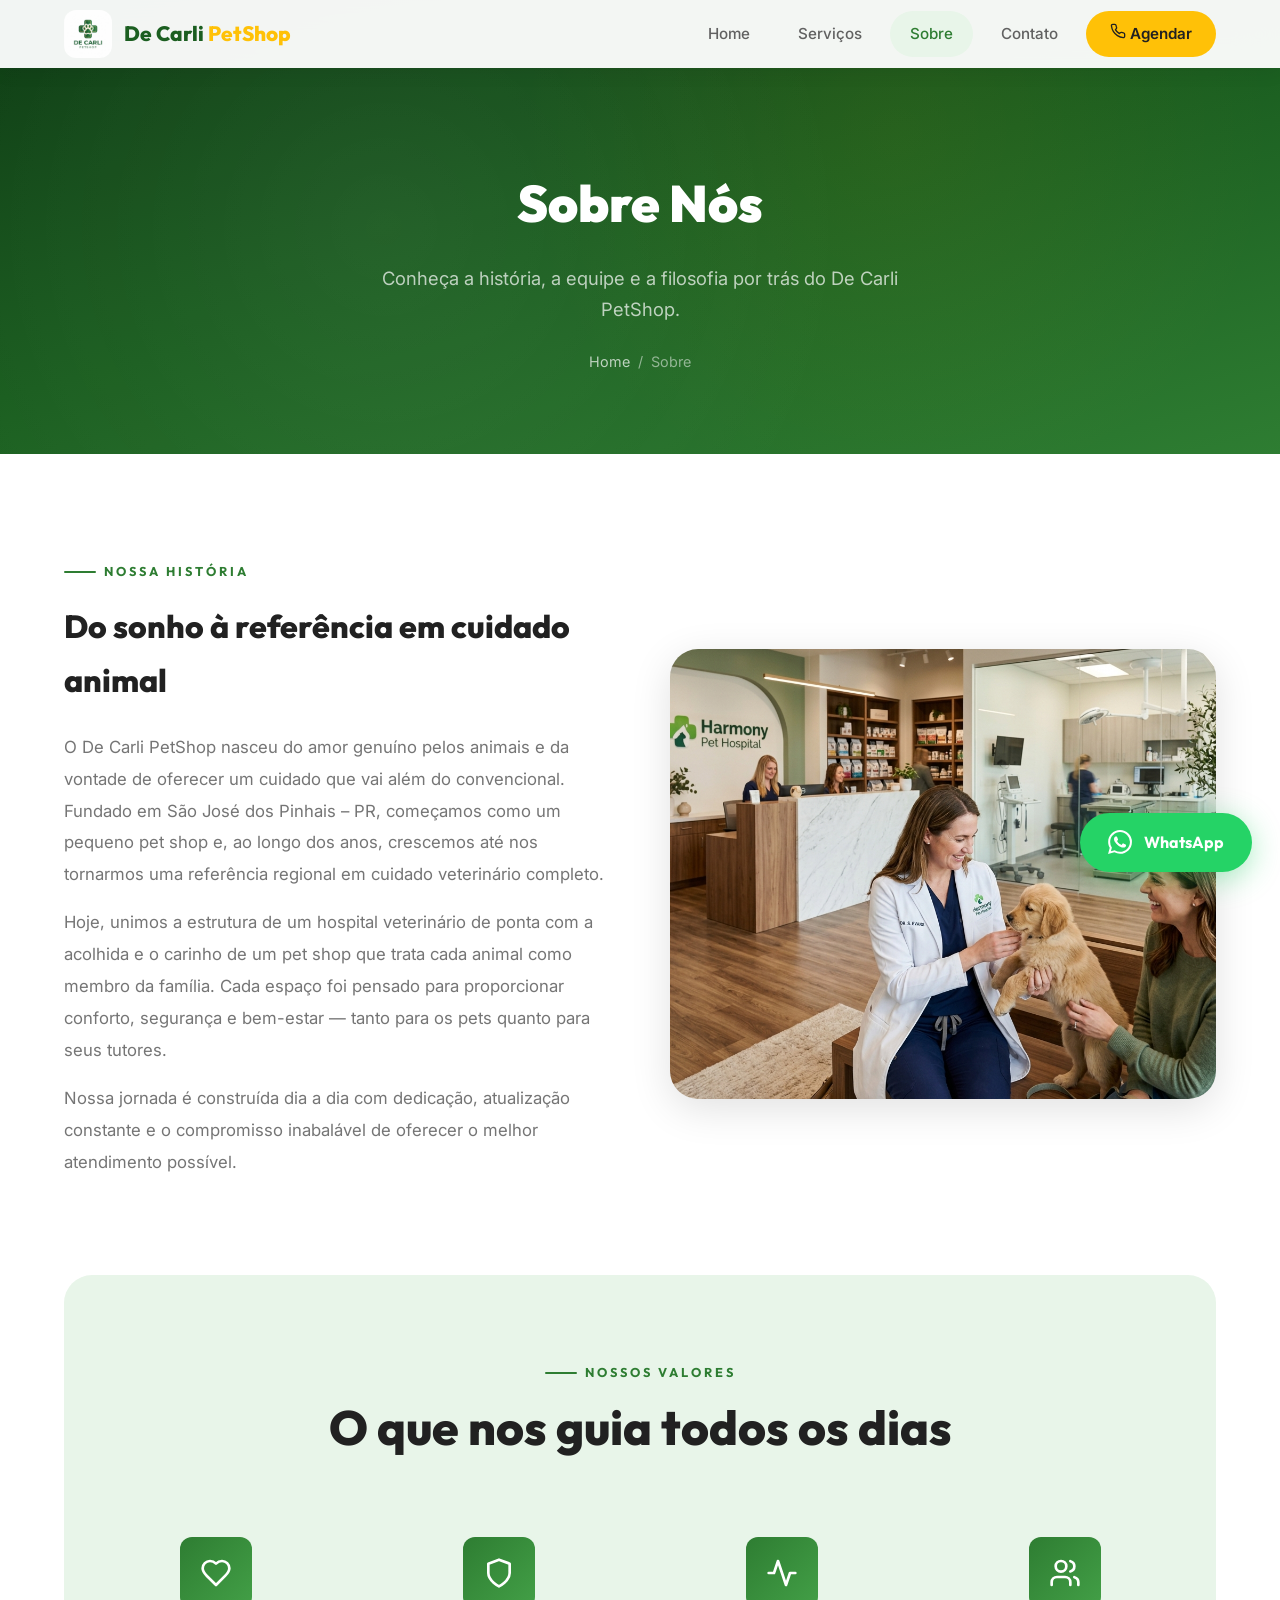
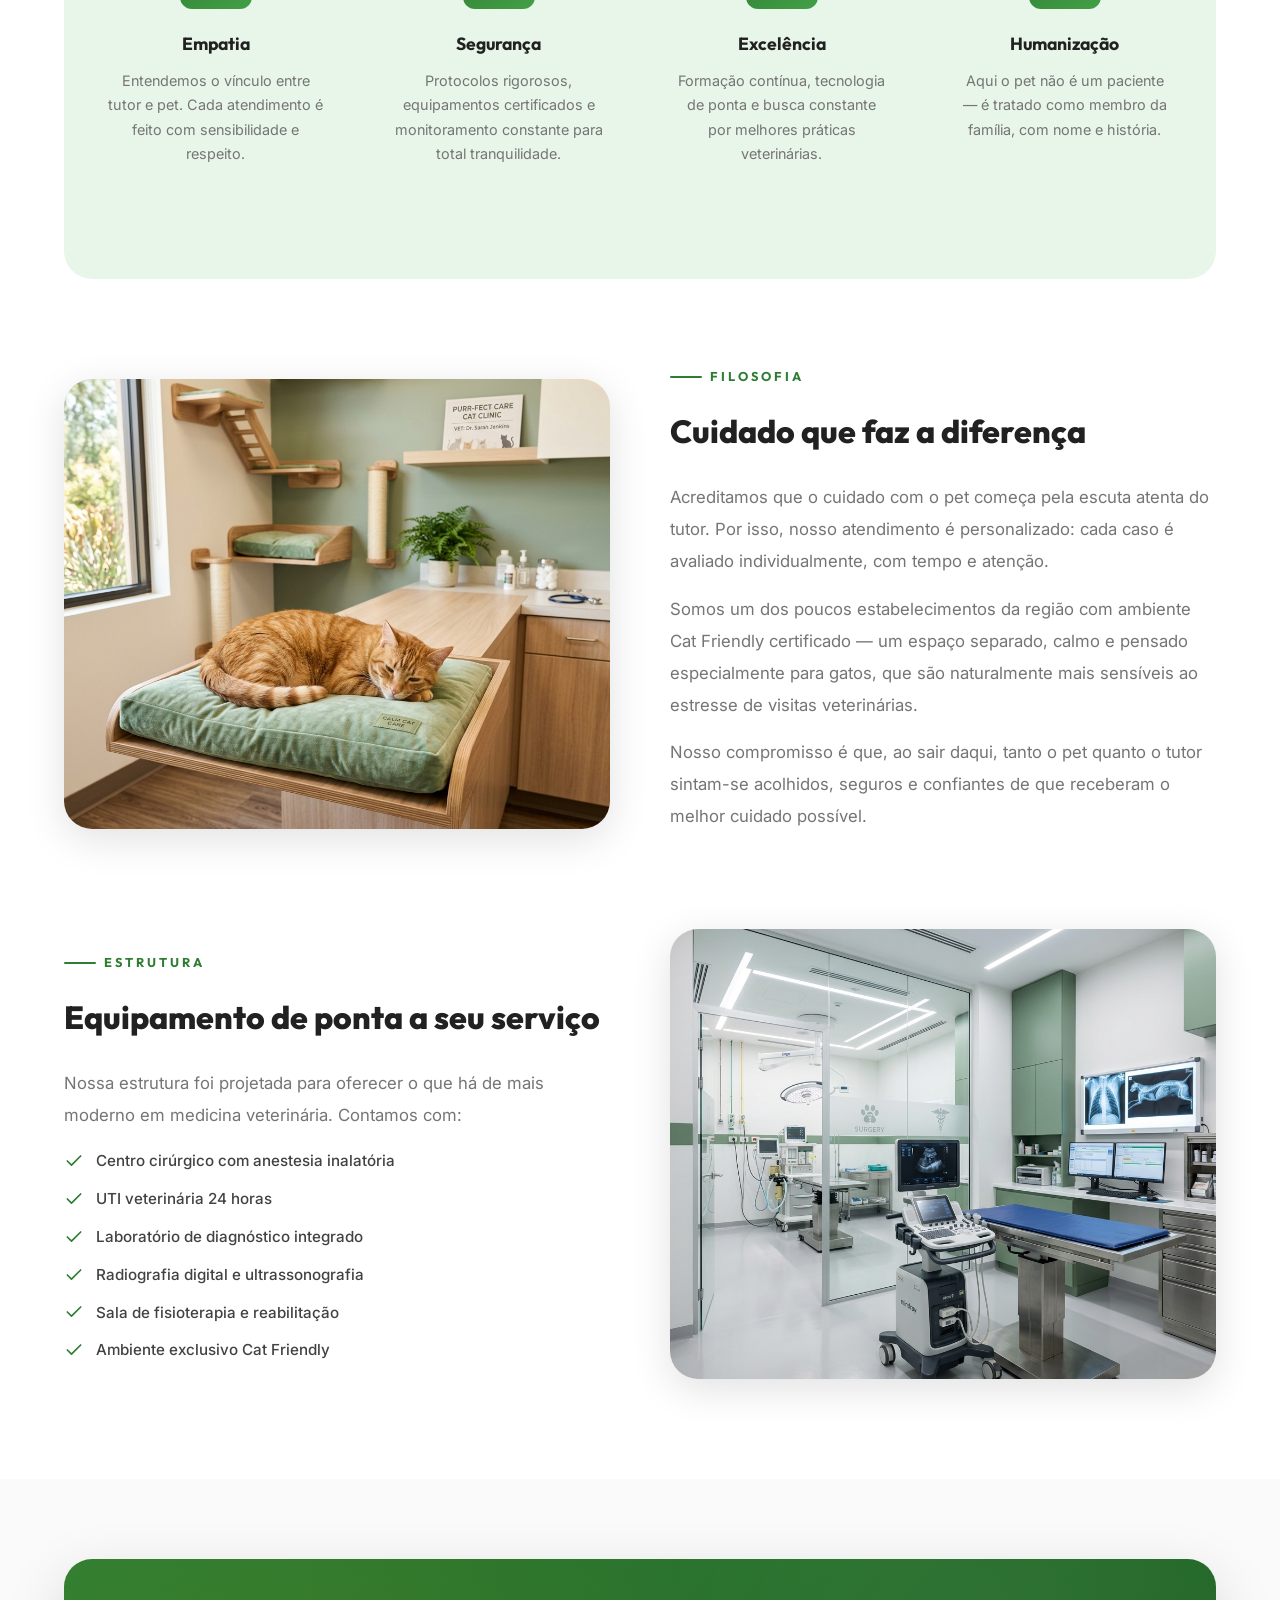
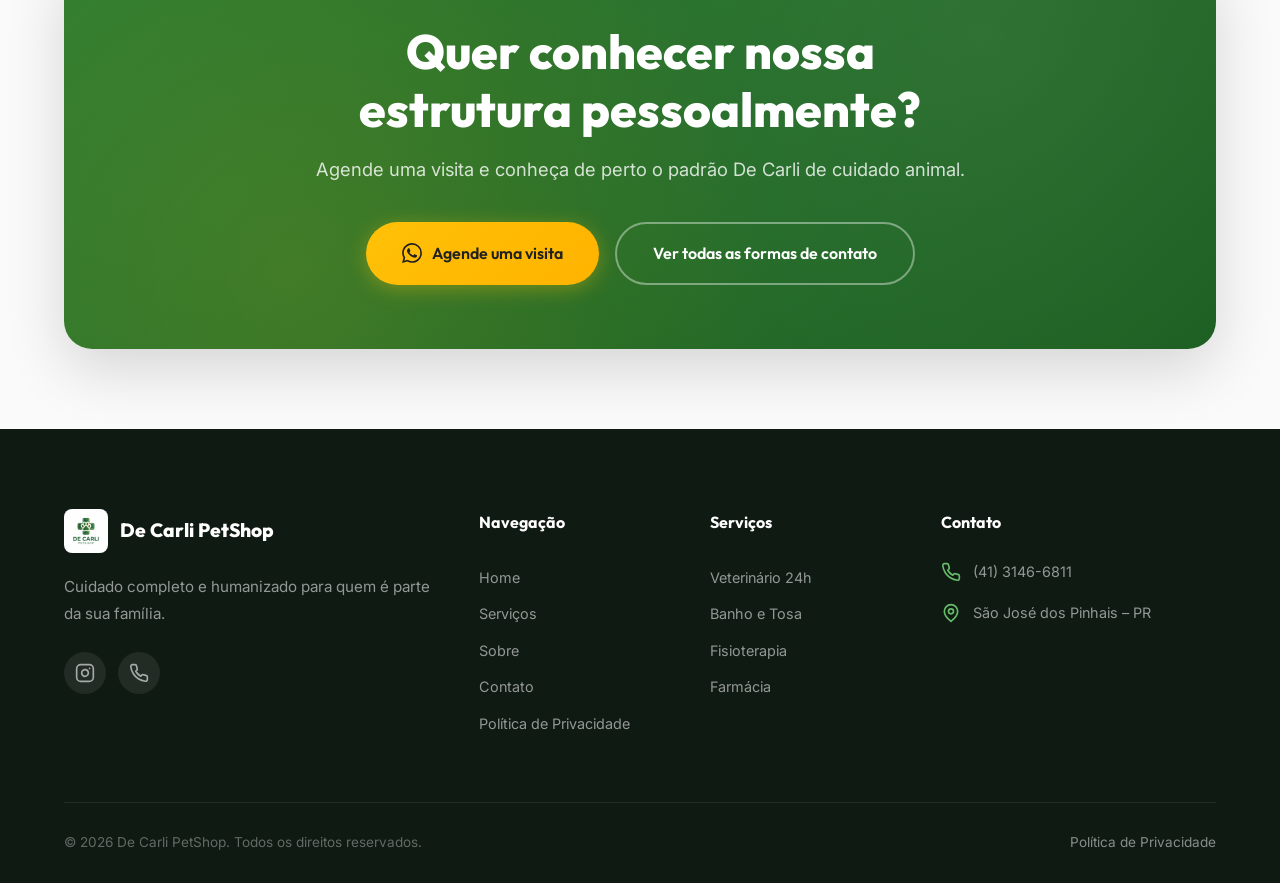
<file: sobre.html>
<!DOCTYPE html>
<html lang="pt-BR">
<head>
  <meta charset="UTF-8">
  <meta name="viewport" content="width=device-width, initial-scale=1.0">
  <title>Sobre — De Carli PetShop | Nossa História e Filosofia de Cuidado</title>
  <meta name="description" content="Conheça a história do De Carli PetShop, nossa filosofia de cuidado humanizado, estrutura hospitalar e equipe especializada em São José dos Pinhais – PR.">
  <link rel="stylesheet" href="styles.css">
  <link rel="icon" type="image/png" href="images/logo.png">
</head>
<body>

  <!-- HEADER -->
  <header class="header scrolled" id="header">
    <div class="container">
      <a href="index.html" class="logo">
        <img src="images/logo.png" alt="De Carli PetShop Logo">
        <span class="logo-text" style="color: var(--primary-dark);">De Carli <span>PetShop</span></span>
      </a>
      <nav class="nav-links" id="navLinks">
        <a href="index.html">Home</a>
        <a href="servicos.html">Serviços</a>
        <a href="sobre.html" class="active">Sobre</a>
        <a href="contato.html">Contato</a>
        <a href="https://wa.me/554131466811?text=Ol%C3%A1!%20Gostaria%20de%20agendar%20um%20atendimento." class="nav-cta" target="_blank" rel="noopener">
          <svg xmlns="http://www.w3.org/2000/svg" width="16" height="16" viewBox="0 0 24 24" fill="none" stroke="currentColor" stroke-width="2" stroke-linecap="round" stroke-linejoin="round"><path d="M22 16.92v3a2 2 0 0 1-2.18 2 19.79 19.79 0 0 1-8.63-3.07 19.5 19.5 0 0 1-6-6 19.79 19.79 0 0 1-3.07-8.67A2 2 0 0 1 4.11 2h3a2 2 0 0 1 2 1.72c.127.96.361 1.903.7 2.81a2 2 0 0 1-.45 2.11L8.09 9.91a16 16 0 0 0 6 6l1.27-1.27a2 2 0 0 1 2.11-.45c.907.339 1.85.573 2.81.7A2 2 0 0 1 22 16.92z"/></svg>
          Agendar
        </a>
      </nav>
      <button class="menu-toggle" id="menuToggle" aria-label="Abrir menu">
        <span></span><span></span><span></span>
      </button>
    </div>
  </header>

  <div class="nav-overlay" id="navOverlay"></div>

  <!-- PAGE HERO -->
  <section class="page-hero">
    <div class="container">
      <h1>Sobre Nós</h1>
      <p>Conheça a história, a equipe e a filosofia por trás do De Carli PetShop.</p>
      <div class="breadcrumb">
        <a href="index.html">Home</a>
        <span>/</span>
        <span>Sobre</span>
      </div>
    </div>
  </section>

  <!-- ABOUT FULL -->
  <section class="about-full-section">
    <div class="container">

      <!-- Story Block 1 -->
      <div class="about-story animate-on-scroll">
        <div class="about-story-text">
          <span class="section-label">Nossa História</span>
          <h2>Do sonho à referência em cuidado animal</h2>
          <p>O De Carli PetShop nasceu do amor genuíno pelos animais e da vontade de oferecer um cuidado que vai além do convencional. Fundado em São José dos Pinhais – PR, começamos como um pequeno pet shop e, ao longo dos anos, crescemos até nos tornarmos uma referência regional em cuidado veterinário completo.</p>
          <p>Hoje, unimos a estrutura de um hospital veterinário de ponta com a acolhida e o carinho de um pet shop que trata cada animal como membro da família. Cada espaço foi pensado para proporcionar conforto, segurança e bem-estar — tanto para os pets quanto para seus tutores.</p>
          <p>Nossa jornada é construída dia a dia com dedicação, atualização constante e o compromisso inabalável de oferecer o melhor atendimento possível.</p>
        </div>
        <div class="about-story-image">
          <img src="images/hero.png" alt="Equipe De Carli PetShop">
        </div>
      </div>

      <!-- Values -->
      <div class="values-section animate-on-scroll">
        <div class="container">
          <div style="text-align: center; margin-bottom: 48px;">
            <span class="section-label">Nossos Valores</span>
            <h2 class="section-title">O que nos guia todos os dias</h2>
          </div>

          <div class="values-grid">
            <div class="value-card">
              <div class="value-icon">
                <svg xmlns="http://www.w3.org/2000/svg" viewBox="0 0 24 24" fill="none" stroke="currentColor" stroke-width="2" stroke-linecap="round" stroke-linejoin="round"><path d="M19 14c1.49-1.46 3-3.21 3-5.5A5.5 5.5 0 0 0 16.5 3c-1.76 0-3 .5-4.5 2-1.5-1.5-2.74-2-4.5-2A5.5 5.5 0 0 0 2 8.5c0 2.3 1.5 4.05 3 5.5l7 7Z"/></svg>
              </div>
              <h4>Empatia</h4>
              <p>Entendemos o vínculo entre tutor e pet. Cada atendimento é feito com sensibilidade e respeito.</p>
            </div>

            <div class="value-card">
              <div class="value-icon">
                <svg xmlns="http://www.w3.org/2000/svg" viewBox="0 0 24 24" fill="none" stroke="currentColor" stroke-width="2" stroke-linecap="round" stroke-linejoin="round"><path d="M12 22s8-4 8-10V5l-8-3-8 3v7c0 6 8 10 8 10"/></svg>
              </div>
              <h4>Segurança</h4>
              <p>Protocolos rigorosos, equipamentos certificados e monitoramento constante para total tranquilidade.</p>
            </div>

            <div class="value-card">
              <div class="value-icon">
                <svg xmlns="http://www.w3.org/2000/svg" viewBox="0 0 24 24" fill="none" stroke="currentColor" stroke-width="2" stroke-linecap="round" stroke-linejoin="round"><path d="M22 12h-4l-3 9L9 3l-3 9H2"/></svg>
              </div>
              <h4>Excelência</h4>
              <p>Formação contínua, tecnologia de ponta e busca constante por melhores práticas veterinárias.</p>
            </div>

            <div class="value-card">
              <div class="value-icon">
                <svg xmlns="http://www.w3.org/2000/svg" viewBox="0 0 24 24" fill="none" stroke="currentColor" stroke-width="2" stroke-linecap="round" stroke-linejoin="round"><path d="M16 21v-2a4 4 0 0 0-4-4H6a4 4 0 0 0-4 4v2"/><circle cx="9" cy="7" r="4"/><path d="M22 21v-2a4 4 0 0 0-3-3.87"/><path d="M16 3.13a4 4 0 0 1 0 7.75"/></svg>
              </div>
              <h4>Humanização</h4>
              <p>Aqui o pet não é um paciente — é tratado como membro da família, com nome e história.</p>
            </div>
          </div>
        </div>
      </div>

      <!-- Philosophy Block -->
      <div class="about-story animate-on-scroll">
        <div class="about-story-image" style="order: 1;">
          <img src="images/cat-friendly.png" alt="Ambiente Cat Friendly De Carli">
        </div>
        <div class="about-story-text" style="order: 2;">
          <span class="section-label">Filosofia</span>
          <h2>Cuidado que faz a diferença</h2>
          <p>Acreditamos que o cuidado com o pet começa pela escuta atenta do tutor. Por isso, nosso atendimento é personalizado: cada caso é avaliado individualmente, com tempo e atenção.</p>
          <p>Somos um dos poucos estabelecimentos da região com ambiente Cat Friendly certificado — um espaço separado, calmo e pensado especialmente para gatos, que são naturalmente mais sensíveis ao estresse de visitas veterinárias.</p>
          <p>Nosso compromisso é que, ao sair daqui, tanto o pet quanto o tutor sintam-se acolhidos, seguros e confiantes de que receberam o melhor cuidado possível.</p>
        </div>
      </div>

      <!-- Structure Block -->
      <div class="about-story animate-on-scroll" style="margin-bottom: 0;">
        <div class="about-story-text">
          <span class="section-label">Estrutura</span>
          <h2>Equipamento de ponta a seu serviço</h2>
          <p>Nossa estrutura foi projetada para oferecer o que há de mais moderno em medicina veterinária. Contamos com:</p>
          <div class="service-benefits" style="margin-top: 16px;">
            <div class="service-benefit">
              <svg xmlns="http://www.w3.org/2000/svg" viewBox="0 0 24 24" fill="none" stroke="currentColor" stroke-width="2" stroke-linecap="round" stroke-linejoin="round"><polyline points="20 6 9 17 4 12"/></svg>
              Centro cirúrgico com anestesia inalatória
            </div>
            <div class="service-benefit">
              <svg xmlns="http://www.w3.org/2000/svg" viewBox="0 0 24 24" fill="none" stroke="currentColor" stroke-width="2" stroke-linecap="round" stroke-linejoin="round"><polyline points="20 6 9 17 4 12"/></svg>
              UTI veterinária 24 horas
            </div>
            <div class="service-benefit">
              <svg xmlns="http://www.w3.org/2000/svg" viewBox="0 0 24 24" fill="none" stroke="currentColor" stroke-width="2" stroke-linecap="round" stroke-linejoin="round"><polyline points="20 6 9 17 4 12"/></svg>
              Laboratório de diagnóstico integrado
            </div>
            <div class="service-benefit">
              <svg xmlns="http://www.w3.org/2000/svg" viewBox="0 0 24 24" fill="none" stroke="currentColor" stroke-width="2" stroke-linecap="round" stroke-linejoin="round"><polyline points="20 6 9 17 4 12"/></svg>
              Radiografia digital e ultrassonografia
            </div>
            <div class="service-benefit">
              <svg xmlns="http://www.w3.org/2000/svg" viewBox="0 0 24 24" fill="none" stroke="currentColor" stroke-width="2" stroke-linecap="round" stroke-linejoin="round"><polyline points="20 6 9 17 4 12"/></svg>
              Sala de fisioterapia e reabilitação
            </div>
            <div class="service-benefit">
              <svg xmlns="http://www.w3.org/2000/svg" viewBox="0 0 24 24" fill="none" stroke="currentColor" stroke-width="2" stroke-linecap="round" stroke-linejoin="round"><polyline points="20 6 9 17 4 12"/></svg>
              Ambiente exclusivo Cat Friendly
            </div>
          </div>
        </div>
        <div class="about-story-image">
          <img src="images/hospital.png" alt="Estrutura hospitalar De Carli PetShop">
        </div>
      </div>

    </div>
  </section>

  <!-- CTA SECTION -->
  <section class="cta-section">
    <div class="container">
      <div class="cta-card animate-on-scroll">
        <h2 class="section-title">Quer conhecer nossa estrutura pessoalmente?</h2>
        <p>Agende uma visita e conheça de perto o padrão De Carli de cuidado animal.</p>
        <div class="cta-buttons">
          <a href="https://wa.me/554131466811?text=Ol%C3%A1!%20Gostaria%20de%20conhecer%20a%20estrutura%20do%20De%20Carli." class="btn btn-accent" target="_blank" rel="noopener">
            <svg xmlns="http://www.w3.org/2000/svg" width="20" height="20" viewBox="0 0 24 24" fill="currentColor"><path d="M17.472 14.382c-.297-.149-1.758-.867-2.03-.967-.273-.099-.471-.148-.67.15-.197.297-.767.966-.94 1.164-.173.199-.347.223-.644.075-.297-.15-1.255-.463-2.39-1.475-.883-.788-1.48-1.761-1.653-2.059-.173-.297-.018-.458.13-.606.134-.133.298-.347.446-.52.149-.174.198-.298.298-.497.099-.198.05-.371-.025-.52-.075-.149-.669-1.612-.916-2.207-.242-.579-.487-.5-.669-.51-.173-.008-.371-.01-.57-.01-.198 0-.52.074-.792.372-.272.297-1.04 1.016-1.04 2.479 0 1.462 1.065 2.875 1.213 3.074.149.198 2.096 3.2 5.077 4.487.709.306 1.262.489 1.694.625.712.227 1.36.195 1.871.118.571-.085 1.758-.719 2.006-1.413.248-.694.248-1.289.173-1.413-.074-.124-.272-.198-.57-.347m-5.421 7.403h-.004a9.87 9.87 0 01-5.031-1.378l-.361-.214-3.741.982.998-3.648-.235-.374a9.86 9.86 0 01-1.51-5.26c.001-5.45 4.436-9.884 9.888-9.884 2.64 0 5.122 1.03 6.988 2.898a9.825 9.825 0 012.893 6.994c-.003 5.45-4.437 9.884-9.885 9.884m8.413-18.297A11.815 11.815 0 0012.05 0C5.495 0 .16 5.335.157 11.892c0 2.096.547 4.142 1.588 5.945L.057 24l6.305-1.654a11.882 11.882 0 005.683 1.448h.005c6.554 0 11.89-5.335 11.893-11.893a11.821 11.821 0 00-3.48-8.413z"/></svg>
            Agende uma visita
          </a>
          <a href="contato.html" class="btn btn-outline">
            Ver todas as formas de contato
          </a>
        </div>
      </div>
    </div>
  </section>

  <!-- FOOTER -->
  <footer class="footer">
    <div class="container">
      <div class="footer-grid">
        <div class="footer-about">
          <div class="footer-logo">
            <img src="images/logo.png" alt="De Carli PetShop">
            <span>De Carli PetShop</span>
          </div>
          <p>Cuidado completo e humanizado para quem é parte da sua família.</p>
          <div class="footer-social">
            <a href="https://instagram.com/decarlipetshop" target="_blank" rel="noopener" aria-label="Instagram">
              <svg xmlns="http://www.w3.org/2000/svg" viewBox="0 0 24 24" fill="none" stroke="currentColor" stroke-width="2" stroke-linecap="round" stroke-linejoin="round"><rect width="20" height="20" x="2" y="2" rx="5" ry="5"/><path d="M16 11.37A4 4 0 1 1 12.63 8 4 4 0 0 1 16 11.37z"/><line x1="17.5" x2="17.51" y1="6.5" y2="6.5"/></svg>
            </a>
            <a href="https://wa.me/554131466811" target="_blank" rel="noopener" aria-label="WhatsApp">
              <svg xmlns="http://www.w3.org/2000/svg" viewBox="0 0 24 24" fill="none" stroke="currentColor" stroke-width="2" stroke-linecap="round" stroke-linejoin="round"><path d="M22 16.92v3a2 2 0 0 1-2.18 2 19.79 19.79 0 0 1-8.63-3.07 19.5 19.5 0 0 1-6-6 19.79 19.79 0 0 1-3.07-8.67A2 2 0 0 1 4.11 2h3a2 2 0 0 1 2 1.72c.127.96.361 1.903.7 2.81a2 2 0 0 1-.45 2.11L8.09 9.91a16 16 0 0 0 6 6l1.27-1.27a2 2 0 0 1 2.11-.45c.907.339 1.85.573 2.81.7A2 2 0 0 1 22 16.92z"/></svg>
            </a>
          </div>
        </div>
        <div>
          <h4>Navegação</h4>
          <div class="footer-links">
            <a href="index.html">Home</a>
            <a href="servicos.html">Serviços</a>
            <a href="sobre.html">Sobre</a>
            <a href="contato.html">Contato</a>
            <a href="privacidade.html">Política de Privacidade</a>
          </div>
        </div>
        <div>
          <h4>Serviços</h4>
          <div class="footer-links">
            <a href="servicos.html">Veterinário 24h</a>
            <a href="servicos.html">Banho e Tosa</a>
            <a href="servicos.html">Fisioterapia</a>
            <a href="servicos.html">Farmácia</a>
          </div>
        </div>
        <div>
          <h4>Contato</h4>
          <div class="footer-contact-item">
            <svg xmlns="http://www.w3.org/2000/svg" viewBox="0 0 24 24" fill="none" stroke="currentColor" stroke-width="2" stroke-linecap="round" stroke-linejoin="round"><path d="M22 16.92v3a2 2 0 0 1-2.18 2 19.79 19.79 0 0 1-8.63-3.07 19.5 19.5 0 0 1-6-6 19.79 19.79 0 0 1-3.07-8.67A2 2 0 0 1 4.11 2h3a2 2 0 0 1 2 1.72c.127.96.361 1.903.7 2.81a2 2 0 0 1-.45 2.11L8.09 9.91a16 16 0 0 0 6 6l1.27-1.27a2 2 0 0 1 2.11-.45c.907.339 1.85.573 2.81.7A2 2 0 0 1 22 16.92z"/></svg>
            <span>(41) 3146-6811</span>
          </div>
          <div class="footer-contact-item">
            <svg xmlns="http://www.w3.org/2000/svg" viewBox="0 0 24 24" fill="none" stroke="currentColor" stroke-width="2" stroke-linecap="round" stroke-linejoin="round"><path d="M20 10c0 6-8 12-8 12s-8-6-8-12a8 8 0 0 1 16 0Z"/><circle cx="12" cy="10" r="3"/></svg>
            <span>São José dos Pinhais – PR</span>
          </div>
        </div>
      </div>
      <div class="footer-bottom">
        <span>© 2026 De Carli PetShop. Todos os direitos reservados.</span>
        <a href="privacidade.html">Política de Privacidade</a>
      </div>
    </div>
  </footer>

  <a href="https://wa.me/554131466811?text=Ol%C3%A1!%20Gostaria%20de%20agendar%20um%20atendimento." class="whatsapp-float" id="whatsappFloat" target="_blank" rel="noopener" aria-label="Fale conosco pelo WhatsApp">
    <svg xmlns="http://www.w3.org/2000/svg" viewBox="0 0 24 24" fill="currentColor"><path d="M17.472 14.382c-.297-.149-1.758-.867-2.03-.967-.273-.099-.471-.148-.67.15-.197.297-.767.966-.94 1.164-.173.199-.347.223-.644.075-.297-.15-1.255-.463-2.39-1.475-.883-.788-1.48-1.761-1.653-2.059-.173-.297-.018-.458.13-.606.134-.133.298-.347.446-.52.149-.174.198-.298.298-.497.099-.198.05-.371-.025-.52-.075-.149-.669-1.612-.916-2.207-.242-.579-.487-.5-.669-.51-.173-.008-.371-.01-.57-.01-.198 0-.52.074-.792.372-.272.297-1.04 1.016-1.04 2.479 0 1.462 1.065 2.875 1.213 3.074.149.198 2.096 3.2 5.077 4.487.709.306 1.262.489 1.694.625.712.227 1.36.195 1.871.118.571-.085 1.758-.719 2.006-1.413.248-.694.248-1.289.173-1.413-.074-.124-.272-.198-.57-.347m-5.421 7.403h-.004a9.87 9.87 0 01-5.031-1.378l-.361-.214-3.741.982.998-3.648-.235-.374a9.86 9.86 0 01-1.51-5.26c.001-5.45 4.436-9.884 9.888-9.884 2.64 0 5.122 1.03 6.988 2.898a9.825 9.825 0 012.893 6.994c-.003 5.45-4.437 9.884-9.885 9.884m8.413-18.297A11.815 11.815 0 0012.05 0C5.495 0 .16 5.335.157 11.892c0 2.096.547 4.142 1.588 5.945L.057 24l6.305-1.654a11.882 11.882 0 005.683 1.448h.005c6.554 0 11.89-5.335 11.893-11.893a11.821 11.821 0 00-3.48-8.413z"/></svg>
    <span>WhatsApp</span>
  </a>

  <button class="scroll-top" id="scrollTop" aria-label="Voltar ao topo">
    <svg xmlns="http://www.w3.org/2000/svg" viewBox="0 0 24 24" fill="none" stroke="currentColor" stroke-width="2" stroke-linecap="round" stroke-linejoin="round"><path d="m18 15-6-6-6 6"/></svg>
  </button>

  <script src="main.js"></script>
</body>
</html>
</file>
<file: styles.css>
/* ============================
   DE CARLI PETSHOP — STYLES
   Premium Veterinary Pet Shop
   ============================ */

@import url('https://fonts.googleapis.com/css2?family=Inter:wght@300;400;500;600;700;800;900&family=Outfit:wght@400;500;600;700;800&display=swap');

/* ── Design Tokens ───────────────────── */
:root {
  /* Primary Greens */
  --green-50:  #E8F5E9;
  --green-100: #C8E6C9;
  --green-200: #A5D6A7;
  --green-300: #81C784;
  --green-400: #66BB6A;
  --green-500: #43A047;
  --green-600: #2E7D32;
  --green-700: #1B5E20;
  --green-800: #0D3B13;
  --green-900: #0A2E10;

  /* Accent Yellow */
  --yellow-400: #FFCA28;
  --yellow-500: #FFC107;
  --yellow-600: #FFB300;

  /* Neutrals */
  --white:     #FFFFFF;
  --gray-50:   #FAFAFA;
  --gray-100:  #F5F5F5;
  --gray-200:  #EEEEEE;
  --gray-300:  #E0E0E0;
  --gray-400:  #BDBDBD;
  --gray-500:  #9E9E9E;
  --gray-600:  #757575;
  --gray-700:  #616161;
  --gray-800:  #424242;
  --gray-900:  #212121;
  --dark:      #0F1A12;

  /* Semantic */
  --primary:        var(--green-600);
  --primary-light:  var(--green-400);
  --primary-dark:   var(--green-700);
  --accent:         var(--yellow-500);
  --accent-hover:   var(--yellow-600);
  --bg:             var(--white);
  --bg-alt:         var(--gray-50);
  --text:           var(--gray-900);
  --text-light:     var(--gray-600);
  --text-on-dark:   var(--white);

  /* Shadows */
  --shadow-sm:  0 1px 3px rgba(0,0,0,0.08);
  --shadow-md:  0 4px 14px rgba(0,0,0,0.1);
  --shadow-lg:  0 10px 40px rgba(0,0,0,0.12);
  --shadow-xl:  0 20px 60px rgba(0,0,0,0.15);
  --shadow-glow: 0 0 30px rgba(46,125,50,0.2);

  /* Typography */
  --font-heading: 'Outfit', sans-serif;
  --font-body:    'Inter', sans-serif;

  /* Spacing */
  --section-py: 100px;

  /* Borders */
  --radius-sm:  8px;
  --radius-md:  12px;
  --radius-lg:  20px;
  --radius-xl:  28px;
  --radius-full: 999px;

  /* Transitions */
  --ease: cubic-bezier(0.4, 0, 0.2, 1);
}

/* ── Reset & Base ───────────────────── */
*, *::before, *::after {
  margin: 0;
  padding: 0;
  box-sizing: border-box;
}

html {
  scroll-behavior: smooth;
  font-size: 16px;
  -webkit-font-smoothing: antialiased;
  -moz-osx-font-smoothing: grayscale;
}

body {
  font-family: var(--font-body);
  color: var(--text);
  background: var(--bg);
  line-height: 1.7;
  overflow-x: hidden;
}

a {
  text-decoration: none;
  color: inherit;
  transition: color 0.3s var(--ease);
}

ul { list-style: none; }

img {
  max-width: 100%;
  height: auto;
  display: block;
}

/* ── Utilities ───────────────────── */
.container {
  max-width: 1200px;
  margin: 0 auto;
  padding: 0 24px;
}

.section-label {
  display: inline-flex;
  align-items: center;
  gap: 8px;
  font-family: var(--font-heading);
  font-size: 0.8rem;
  font-weight: 700;
  text-transform: uppercase;
  letter-spacing: 3px;
  color: var(--primary);
  margin-bottom: 16px;
}

.section-label::before {
  content: '';
  width: 32px;
  height: 2px;
  background: var(--primary);
  border-radius: 2px;
}

.section-title {
  font-family: var(--font-heading);
  font-size: clamp(2rem, 4vw, 3rem);
  font-weight: 800;
  color: var(--gray-900);
  line-height: 1.2;
  margin-bottom: 20px;
}

.section-subtitle {
  font-size: 1.1rem;
  color: var(--text-light);
  max-width: 640px;
  line-height: 1.8;
}

.btn {
  display: inline-flex;
  align-items: center;
  gap: 10px;
  font-family: var(--font-heading);
  font-weight: 600;
  font-size: 1rem;
  padding: 16px 36px;
  border-radius: var(--radius-full);
  border: none;
  cursor: pointer;
  transition: all 0.35s var(--ease);
  position: relative;
  overflow: hidden;
}

.btn::after {
  content: '';
  position: absolute;
  inset: 0;
  background: linear-gradient(120deg, transparent 40%, rgba(255,255,255,0.2) 50%, transparent 60%);
  transform: translateX(-100%);
  transition: transform 0.6s var(--ease);
}

.btn:hover::after {
  transform: translateX(100%);
}

.btn-primary {
  background: linear-gradient(135deg, var(--primary) 0%, var(--green-500) 100%);
  color: var(--white);
  box-shadow: 0 4px 20px rgba(46,125,50,0.35);
}

.btn-primary:hover {
  transform: translateY(-3px);
  box-shadow: 0 8px 30px rgba(46,125,50,0.45);
}

.btn-accent {
  background: linear-gradient(135deg, var(--yellow-500) 0%, var(--yellow-600) 100%);
  color: var(--gray-900);
  box-shadow: 0 4px 20px rgba(255,193,7,0.35);
}

.btn-accent:hover {
  transform: translateY(-3px);
  box-shadow: 0 8px 30px rgba(255,193,7,0.45);
}

.btn-outline {
  background: transparent;
  color: var(--white);
  border: 2px solid rgba(255,255,255,0.4);
}

.btn-outline:hover {
  background: rgba(255,255,255,0.1);
  border-color: var(--white);
  transform: translateY(-3px);
}

/* ── Animations ───────────────────── */
@keyframes fadeInUp {
  from { opacity: 0; transform: translateY(40px); }
  to   { opacity: 1; transform: translateY(0); }
}

@keyframes fadeInLeft {
  from { opacity: 0; transform: translateX(-40px); }
  to   { opacity: 1; transform: translateX(0); }
}

@keyframes fadeInRight {
  from { opacity: 0; transform: translateX(40px); }
  to   { opacity: 1; transform: translateX(0); }
}

@keyframes scaleIn {
  from { opacity: 0; transform: scale(0.9); }
  to   { opacity: 1; transform: scale(1); }
}

@keyframes pulse {
  0%, 100% { transform: scale(1); }
  50%      { transform: scale(1.05); }
}

@keyframes float {
  0%, 100% { transform: translateY(0); }
  50%      { transform: translateY(-10px); }
}

@keyframes shimmer {
  0% { background-position: -200% 0; }
  100% { background-position: 200% 0; }
}

.animate-on-scroll {
  opacity: 0;
  transform: translateY(40px);
  transition: opacity 0.8s var(--ease), transform 0.8s var(--ease);
}

.animate-on-scroll.visible {
  opacity: 1;
  transform: translateY(0);
}

/* ── HEADER / NAVBAR ───────────────── */
.header {
  position: fixed;
  top: 0;
  left: 0;
  right: 0;
  z-index: 1000;
  transition: all 0.4s var(--ease);
  padding: 16px 0;
}

.header.scrolled {
  background: rgba(255,255,255,0.95);
  backdrop-filter: blur(20px);
  -webkit-backdrop-filter: blur(20px);
  box-shadow: 0 2px 20px rgba(0,0,0,0.08);
  padding: 10px 0;
}

.header .container {
  display: flex;
  align-items: center;
  justify-content: space-between;
}

.logo {
  display: flex;
  align-items: center;
  gap: 12px;
  z-index: 1001;
}

.logo img {
  width: 48px;
  height: 48px;
  border-radius: var(--radius-md);
}

.logo-text {
  font-family: var(--font-heading);
  font-weight: 800;
  font-size: 1.3rem;
  color: var(--white);
  transition: color 0.4s var(--ease);
}

.logo-text span {
  color: var(--yellow-500);
}

.header.scrolled .logo-text {
  color: var(--primary-dark);
}

.nav-links {
  display: flex;
  align-items: center;
  gap: 8px;
}

.nav-links a {
  font-family: var(--font-body);
  font-weight: 500;
  font-size: 0.95rem;
  color: rgba(255,255,255,0.85);
  padding: 10px 20px;
  border-radius: var(--radius-full);
  transition: all 0.3s var(--ease);
}

.header.scrolled .nav-links a {
  color: var(--gray-700);
}

.nav-links a:hover,
.nav-links a.active {
  color: var(--white);
  background: rgba(255,255,255,0.15);
}

.header.scrolled .nav-links a:hover,
.header.scrolled .nav-links a.active {
  color: var(--primary);
  background: var(--green-50);
}

.nav-cta {
  background: var(--accent) !important;
  color: var(--gray-900) !important;
  font-weight: 600 !important;
  padding: 10px 24px !important;
}

.nav-cta:hover {
  transform: translateY(-2px);
  box-shadow: 0 4px 15px rgba(255,193,7,0.4) !important;
}

/* Mobile Menu Toggle */
.menu-toggle {
  display: none;
  flex-direction: column;
  gap: 5px;
  background: none;
  border: none;
  cursor: pointer;
  padding: 8px;
  z-index: 1001;
}

.menu-toggle span {
  width: 26px;
  height: 2.5px;
  background: var(--white);
  border-radius: 2px;
  transition: all 0.3s var(--ease);
}

.header.scrolled .menu-toggle span {
  background: var(--gray-800);
}

.menu-toggle.active span:nth-child(1) {
  transform: rotate(45deg) translate(5px, 5px);
}

.menu-toggle.active span:nth-child(2) {
  opacity: 0;
}

.menu-toggle.active span:nth-child(3) {
  transform: rotate(-45deg) translate(5px, -5px);
}

/* ── HERO SECTION ───────────────────── */
.hero {
  position: relative;
  min-height: 100vh;
  display: flex;
  align-items: center;
  background: linear-gradient(165deg, var(--green-800) 0%, var(--green-700) 30%, var(--green-600) 70%, var(--green-500) 100%);
  overflow: hidden;
}

.hero::before {
  content: '';
  position: absolute;
  inset: 0;
  background:
    radial-gradient(circle at 20% 50%, rgba(255,255,255,0.06) 0%, transparent 50%),
    radial-gradient(circle at 80% 20%, rgba(255,193,7,0.08) 0%, transparent 40%),
    radial-gradient(circle at 60% 80%, rgba(255,255,255,0.04) 0%, transparent 40%);
  pointer-events: none;
}

.hero-grid {
  display: grid;
  grid-template-columns: 1fr 1fr;
  gap: 60px;
  align-items: center;
  padding: 140px 0 100px;
  position: relative;
  z-index: 2;
}

.hero-content {
  animation: fadeInLeft 1s var(--ease);
}

.hero-badge {
  display: inline-flex;
  align-items: center;
  gap: 8px;
  background: rgba(255,255,255,0.12);
  backdrop-filter: blur(10px);
  border: 1px solid rgba(255,255,255,0.2);
  padding: 8px 20px;
  border-radius: var(--radius-full);
  font-size: 0.85rem;
  font-weight: 600;
  color: var(--yellow-400);
  margin-bottom: 28px;
}

.hero-badge svg {
  width: 16px;
  height: 16px;
}

.hero h1 {
  font-family: var(--font-heading);
  font-size: clamp(2.5rem, 5vw, 3.8rem);
  font-weight: 900;
  color: var(--white);
  line-height: 1.12;
  margin-bottom: 24px;
}

.hero h1 .highlight {
  background: linear-gradient(135deg, var(--yellow-400), var(--yellow-500));
  -webkit-background-clip: text;
  -webkit-text-fill-color: transparent;
  background-clip: text;
}

.hero p {
  font-size: 1.2rem;
  color: rgba(255,255,255,0.8);
  line-height: 1.8;
  margin-bottom: 40px;
  max-width: 520px;
}

.hero-buttons {
  display: flex;
  gap: 16px;
  flex-wrap: wrap;
}

.hero-stats {
  display: flex;
  gap: 40px;
  margin-top: 50px;
  padding-top: 40px;
  border-top: 1px solid rgba(255,255,255,0.15);
}

.stat-item {
  text-align: center;
}

.stat-number {
  font-family: var(--font-heading);
  font-size: 2.2rem;
  font-weight: 800;
  color: var(--yellow-400);
  line-height: 1;
}

.stat-label {
  font-size: 0.85rem;
  color: rgba(255,255,255,0.65);
  margin-top: 6px;
}

.hero-visual {
  position: relative;
  animation: fadeInRight 1s var(--ease) 0.3s both;
}

.hero-image-wrapper {
  position: relative;
  border-radius: var(--radius-xl);
  overflow: hidden;
  box-shadow: var(--shadow-xl);
}

.hero-image-wrapper img {
  width: 100%;
  height: 500px;
  object-fit: cover;
  transition: transform 0.6s var(--ease);
}

.hero-image-wrapper:hover img {
  transform: scale(1.03);
}

.hero-floating-card {
  position: absolute;
  bottom: -20px;
  left: -30px;
  background: rgba(255,255,255,0.97);
  backdrop-filter: blur(20px);
  border-radius: var(--radius-lg);
  padding: 20px 28px;
  box-shadow: var(--shadow-lg);
  display: flex;
  align-items: center;
  gap: 16px;
  animation: float 3s ease-in-out infinite;
}

.floating-icon {
  width: 52px;
  height: 52px;
  background: linear-gradient(135deg, var(--green-500), var(--green-600));
  border-radius: var(--radius-md);
  display: flex;
  align-items: center;
  justify-content: center;
  color: var(--white);
}

.floating-icon svg { width: 28px; height: 28px; }

.floating-text strong {
  display: block;
  font-family: var(--font-heading);
  font-weight: 700;
  font-size: 1rem;
  color: var(--gray-900);
}

.floating-text span {
  font-size: 0.85rem;
  color: var(--text-light);
}

/* Decorative elements */
.hero-decoration {
  position: absolute;
  border-radius: 50%;
  pointer-events: none;
}

.hero-decoration-1 {
  width: 300px;
  height: 300px;
  background: radial-gradient(circle, rgba(255,193,7,0.1) 0%, transparent 70%);
  top: 10%;
  right: 5%;
}

.hero-decoration-2 {
  width: 200px;
  height: 200px;
  background: radial-gradient(circle, rgba(255,255,255,0.05) 0%, transparent 70%);
  bottom: 15%;
  left: 10%;
}

/* ── SERVICES SECTION ───────────────── */
.services-section {
  padding: var(--section-py) 0;
  background: var(--bg);
  position: relative;
}

.services-header {
  text-align: center;
  margin-bottom: 64px;
}

.services-header .section-subtitle {
  margin: 0 auto;
}

.services-grid {
  display: grid;
  grid-template-columns: repeat(3, 1fr);
  gap: 28px;
}

.service-card {
  background: var(--white);
  border: 1px solid var(--gray-200);
  border-radius: var(--radius-lg);
  padding: 36px 30px;
  transition: all 0.4s var(--ease);
  position: relative;
  overflow: hidden;
}

.service-card::before {
  content: '';
  position: absolute;
  top: 0;
  left: 0;
  right: 0;
  height: 4px;
  background: linear-gradient(90deg, var(--primary), var(--green-400));
  transform: scaleX(0);
  transform-origin: left;
  transition: transform 0.4s var(--ease);
}

.service-card:hover {
  transform: translateY(-8px);
  box-shadow: var(--shadow-lg);
  border-color: var(--green-200);
}

.service-card:hover::before {
  transform: scaleX(1);
}

.service-icon {
  width: 64px;
  height: 64px;
  background: linear-gradient(135deg, var(--green-50), var(--green-100));
  border-radius: var(--radius-md);
  display: flex;
  align-items: center;
  justify-content: center;
  margin-bottom: 24px;
  color: var(--primary);
  transition: all 0.4s var(--ease);
}

.service-icon svg {
  width: 32px;
  height: 32px;
}

.service-card:hover .service-icon {
  background: linear-gradient(135deg, var(--primary), var(--green-500));
  color: var(--white);
  transform: scale(1.1);
}

.service-card h3 {
  font-family: var(--font-heading);
  font-size: 1.25rem;
  font-weight: 700;
  color: var(--gray-900);
  margin-bottom: 12px;
}

.service-card p {
  font-size: 0.95rem;
  color: var(--text-light);
  line-height: 1.7;
}

.service-card .service-link {
  display: inline-flex;
  align-items: center;
  gap: 6px;
  margin-top: 20px;
  font-weight: 600;
  font-size: 0.9rem;
  color: var(--primary);
  transition: gap 0.3s var(--ease);
}

.service-card:hover .service-link {
  gap: 12px;
}

/* ── DIFFERENTIALS / WHY CHOOSE US ──── */
.differentials-section {
  padding: var(--section-py) 0;
  background: linear-gradient(180deg, var(--green-50) 0%, var(--white) 100%);
}

.diff-grid {
  display: grid;
  grid-template-columns: 1fr 1fr;
  gap: 60px;
  align-items: center;
}

.diff-image {
  border-radius: var(--radius-xl);
  overflow: hidden;
  box-shadow: var(--shadow-lg);
  position: relative;
}

.diff-image img {
  width: 100%;
  height: 480px;
  object-fit: cover;
}

.diff-image-badge {
  position: absolute;
  top: 24px;
  left: 24px;
  background: rgba(255,255,255,0.95);
  backdrop-filter: blur(10px);
  border-radius: var(--radius-full);
  padding: 10px 22px;
  font-family: var(--font-heading);
  font-weight: 700;
  font-size: 0.9rem;
  color: var(--primary);
  box-shadow: var(--shadow-md);
}

.diff-list {
  display: flex;
  flex-direction: column;
  gap: 20px;
  margin-top: 28px;
}

.diff-item {
  display: flex;
  gap: 18px;
  align-items: flex-start;
  padding: 22px;
  background: var(--white);
  border-radius: var(--radius-md);
  border: 1px solid var(--gray-200);
  transition: all 0.3s var(--ease);
}

.diff-item:hover {
  border-color: var(--green-300);
  box-shadow: var(--shadow-sm);
  transform: translateX(6px);
}

.diff-item-icon {
  width: 48px;
  height: 48px;
  min-width: 48px;
  background: linear-gradient(135deg, var(--primary), var(--green-500));
  border-radius: var(--radius-sm);
  display: flex;
  align-items: center;
  justify-content: center;
  color: var(--white);
}

.diff-item-icon svg { width: 24px; height: 24px; }

.diff-item h4 {
  font-family: var(--font-heading);
  font-weight: 700;
  font-size: 1.05rem;
  color: var(--gray-900);
  margin-bottom: 4px;
}

.diff-item p {
  font-size: 0.9rem;
  color: var(--text-light);
  line-height: 1.6;
}

/* ── ABOUT SECTION ───────────────────── */
.about-section {
  padding: var(--section-py) 0;
  background: var(--bg);
}

.about-grid {
  display: grid;
  grid-template-columns: 1fr 1fr;
  gap: 60px;
  align-items: center;
}

.about-content {
  order: 1;
}

.about-visual {
  order: 2;
  position: relative;
}

.about-visual .main-image {
  border-radius: var(--radius-xl);
  overflow: hidden;
  box-shadow: var(--shadow-lg);
}

.about-visual .main-image img {
  width: 100%;
  height: 440px;
  object-fit: cover;
}

.about-text {
  font-size: 1.05rem;
  color: var(--text-light);
  line-height: 1.9;
  margin-bottom: 32px;
}

.about-features {
  display: grid;
  grid-template-columns: 1fr 1fr;
  gap: 16px;
  margin-top: 28px;
}

.about-feature {
  display: flex;
  align-items: center;
  gap: 10px;
  font-weight: 500;
  font-size: 0.95rem;
  color: var(--gray-800);
}

.about-feature-icon {
  width: 28px;
  height: 28px;
  background: var(--green-100);
  border-radius: 50%;
  display: flex;
  align-items: center;
  justify-content: center;
  color: var(--primary);
  flex-shrink: 0;
}

.about-feature-icon svg {
  width: 14px;
  height: 14px;
}

/* ── TESTIMONIALS ───────────────────── */
.testimonials-section {
  padding: var(--section-py) 0;
  background: linear-gradient(170deg, var(--green-700) 0%, var(--green-800) 100%);
  position: relative;
  overflow: hidden;
}

.testimonials-section::before {
  content: '';
  position: absolute;
  inset: 0;
  background:
    radial-gradient(circle at 10% 30%, rgba(255,255,255,0.04) 0%, transparent 40%),
    radial-gradient(circle at 90% 70%, rgba(255,193,7,0.06) 0%, transparent 40%);
  pointer-events: none;
}

.testimonials-header {
  text-align: center;
  margin-bottom: 60px;
  position: relative;
  z-index: 2;
}

.testimonials-header .section-label {
  color: var(--yellow-400);
}

.testimonials-header .section-label::before {
  background: var(--yellow-400);
}

.testimonials-header .section-title {
  color: var(--white);
}

.testimonials-header .section-subtitle {
  color: rgba(255,255,255,0.7);
  margin: 0 auto;
}

.testimonials-grid {
  display: grid;
  grid-template-columns: repeat(3, 1fr);
  gap: 28px;
  position: relative;
  z-index: 2;
}

.testimonial-card {
  background: rgba(255,255,255,0.08);
  backdrop-filter: blur(20px);
  border: 1px solid rgba(255,255,255,0.12);
  border-radius: var(--radius-lg);
  padding: 36px;
  transition: all 0.4s var(--ease);
}

.testimonial-card:hover {
  background: rgba(255,255,255,0.12);
  transform: translateY(-6px);
  border-color: rgba(255,255,255,0.2);
}

.testimonial-stars {
  display: flex;
  gap: 4px;
  margin-bottom: 20px;
  color: var(--yellow-400);
}

.testimonial-stars svg {
  width: 18px;
  height: 18px;
}

.testimonial-text {
  font-size: 1rem;
  color: rgba(255,255,255,0.85);
  line-height: 1.8;
  margin-bottom: 24px;
  font-style: italic;
}

.testimonial-author {
  display: flex;
  align-items: center;
  gap: 14px;
}

.testimonial-avatar {
  width: 48px;
  height: 48px;
  border-radius: 50%;
  background: linear-gradient(135deg, var(--green-400), var(--green-600));
  display: flex;
  align-items: center;
  justify-content: center;
  font-family: var(--font-heading);
  font-weight: 700;
  font-size: 1.1rem;
  color: var(--white);
}

.testimonial-name {
  font-family: var(--font-heading);
  font-weight: 600;
  font-size: 1rem;
  color: var(--white);
}

.testimonial-pet {
  font-size: 0.85rem;
  color: rgba(255,255,255,0.55);
}

/* ── CTA BANNER ───────────────────── */
.cta-section {
  padding: 80px 0;
  background: var(--bg-alt);
}

.cta-card {
  background: linear-gradient(135deg, var(--green-600) 0%, var(--green-700) 100%);
  border-radius: var(--radius-xl);
  padding: 64px;
  text-align: center;
  position: relative;
  overflow: hidden;
  box-shadow: var(--shadow-xl);
}

.cta-card::before {
  content: '';
  position: absolute;
  inset: 0;
  background:
    radial-gradient(circle at 20% 80%, rgba(255,193,7,0.12) 0%, transparent 50%),
    radial-gradient(circle at 80% 20%, rgba(255,255,255,0.06) 0%, transparent 50%);
  pointer-events: none;
}

.cta-card .section-title {
  color: var(--white);
  max-width: 600px;
  margin: 0 auto 16px;
  position: relative;
  z-index: 2;
}

.cta-card p {
  color: rgba(255,255,255,0.8);
  font-size: 1.15rem;
  margin-bottom: 36px;
  position: relative;
  z-index: 2;
}

.cta-buttons {
  display: flex;
  justify-content: center;
  gap: 16px;
  flex-wrap: wrap;
  position: relative;
  z-index: 2;
}

/* ── FOOTER ───────────────────── */
.footer {
  background: var(--dark);
  padding: 80px 0 0;
  color: var(--white);
}

.footer-grid {
  display: grid;
  grid-template-columns: 2fr 1fr 1fr 1.5fr;
  gap: 48px;
  padding-bottom: 60px;
  border-bottom: 1px solid rgba(255,255,255,0.08);
}

.footer-about {
  max-width: 380px;
}

.footer-logo {
  display: flex;
  align-items: center;
  gap: 12px;
  margin-bottom: 20px;
}

.footer-logo img {
  width: 44px;
  height: 44px;
  border-radius: var(--radius-sm);
}

.footer-logo span {
  font-family: var(--font-heading);
  font-weight: 800;
  font-size: 1.2rem;
}

.footer-about p {
  font-size: 0.95rem;
  color: rgba(255,255,255,0.55);
  line-height: 1.8;
}

.footer-social {
  display: flex;
  gap: 12px;
  margin-top: 24px;
}

.footer-social a {
  width: 42px;
  height: 42px;
  border-radius: 50%;
  background: rgba(255,255,255,0.08);
  display: flex;
  align-items: center;
  justify-content: center;
  color: rgba(255,255,255,0.6);
  transition: all 0.3s var(--ease);
}

.footer-social a:hover {
  background: var(--primary);
  color: var(--white);
  transform: translateY(-3px);
}

.footer-social a svg {
  width: 20px;
  height: 20px;
}

.footer h4 {
  font-family: var(--font-heading);
  font-weight: 700;
  font-size: 1rem;
  margin-bottom: 24px;
  color: var(--white);
}

.footer-links a {
  display: block;
  padding: 6px 0;
  font-size: 0.9rem;
  color: rgba(255,255,255,0.55);
  transition: all 0.3s var(--ease);
}

.footer-links a:hover {
  color: var(--yellow-400);
  transform: translateX(4px);
}

.footer-contact-item {
  display: flex;
  align-items: flex-start;
  gap: 12px;
  margin-bottom: 18px;
}

.footer-contact-item svg {
  width: 20px;
  height: 20px;
  color: var(--primary-light);
  margin-top: 2px;
  flex-shrink: 0;
}

.footer-contact-item span {
  font-size: 0.9rem;
  color: rgba(255,255,255,0.55);
  line-height: 1.6;
}

.footer-bottom {
  display: flex;
  align-items: center;
  justify-content: space-between;
  padding: 28px 0;
  font-size: 0.85rem;
  color: rgba(255,255,255,0.35);
}

.footer-bottom a {
  color: rgba(255,255,255,0.5);
}

.footer-bottom a:hover {
  color: var(--yellow-400);
}

/* ── WHATSAPP FLOATING BUTTON ──────── */
.whatsapp-float {
  position: fixed;
  bottom: 28px;
  right: 28px;
  z-index: 9999;
  display: flex;
  align-items: center;
  gap: 12px;
  background: #25D366;
  color: var(--white);
  padding: 16px 28px;
  border-radius: var(--radius-full);
  font-family: var(--font-heading);
  font-weight: 700;
  font-size: 1rem;
  box-shadow: 0 6px 30px rgba(37,211,102,0.4);
  transition: all 0.35s var(--ease);
  animation: pulse 2s infinite;
}

.whatsapp-float:hover {
  transform: translateY(-4px) scale(1.05);
  box-shadow: 0 10px 40px rgba(37,211,102,0.5);
  animation: none;
}

.whatsapp-float svg {
  width: 24px;
  height: 24px;
}

/* ── PAGE HERO (for internal pages) ─── */
.page-hero {
  background: linear-gradient(165deg, var(--green-800) 0%, var(--green-700) 50%, var(--green-600) 100%);
  padding: 160px 0 80px;
  text-align: center;
  position: relative;
  overflow: hidden;
}

.page-hero::before {
  content: '';
  position: absolute;
  inset: 0;
  background:
    radial-gradient(circle at 30% 50%, rgba(255,255,255,0.05) 0%, transparent 50%),
    radial-gradient(circle at 70% 30%, rgba(255,193,7,0.06) 0%, transparent 40%);
  pointer-events: none;
}

.page-hero h1 {
  font-family: var(--font-heading);
  font-size: clamp(2.2rem, 4vw, 3.2rem);
  font-weight: 900;
  color: var(--white);
  margin-bottom: 16px;
  position: relative;
  z-index: 2;
}

.page-hero p {
  font-size: 1.15rem;
  color: rgba(255,255,255,0.7);
  max-width: 560px;
  margin: 0 auto;
  position: relative;
  z-index: 2;
}

.page-hero .breadcrumb {
  margin-top: 24px;
  display: flex;
  justify-content: center;
  gap: 8px;
  font-size: 0.9rem;
  color: rgba(255,255,255,0.5);
  position: relative;
  z-index: 2;
}

.page-hero .breadcrumb a {
  color: rgba(255,255,255,0.7);
}

.page-hero .breadcrumb a:hover {
  color: var(--yellow-400);
}

/* ── SERVICES PAGE ───────────────────── */
.services-full-section {
  padding: var(--section-py) 0;
}

.service-detail {
  display: grid;
  grid-template-columns: 1fr 1fr;
  gap: 60px;
  align-items: center;
  margin-bottom: 80px;
  padding-bottom: 80px;
  border-bottom: 1px solid var(--gray-200);
}

.service-detail:last-child {
  border-bottom: none;
  margin-bottom: 0;
  padding-bottom: 0;
}

.service-detail:nth-child(even) .service-detail-content {
  order: 2;
}

.service-detail:nth-child(even) .service-detail-image {
  order: 1;
}

.service-detail-image {
  border-radius: var(--radius-xl);
  overflow: hidden;
  box-shadow: var(--shadow-md);
}

.service-detail-image img {
  width: 100%;
  height: 380px;
  object-fit: cover;
  transition: transform 0.6s var(--ease);
}

.service-detail-image:hover img {
  transform: scale(1.03);
}

.service-detail-content h3 {
  font-family: var(--font-heading);
  font-size: 1.8rem;
  font-weight: 800;
  color: var(--gray-900);
  margin-bottom: 16px;
}

.service-detail-content p {
  font-size: 1.05rem;
  color: var(--text-light);
  line-height: 1.8;
  margin-bottom: 24px;
}

.service-benefits {
  display: flex;
  flex-direction: column;
  gap: 12px;
}

.service-benefit {
  display: flex;
  align-items: center;
  gap: 12px;
  font-size: 0.95rem;
  font-weight: 500;
  color: var(--gray-800);
}

.service-benefit svg {
  width: 20px;
  height: 20px;
  color: var(--primary);
  flex-shrink: 0;
}

/* ── ABOUT PAGE ───────────────────────── */
.about-full-section {
  padding: var(--section-py) 0;
}

.about-story {
  display: grid;
  grid-template-columns: 1fr 1fr;
  gap: 60px;
  align-items: center;
  margin-bottom: 80px;
}

.about-story-text h2 {
  font-family: var(--font-heading);
  font-size: 2rem;
  font-weight: 800;
  color: var(--gray-900);
  margin-bottom: 24px;
}

.about-story-text p {
  font-size: 1.05rem;
  color: var(--text-light);
  line-height: 1.9;
  margin-bottom: 16px;
}

.about-story-image {
  border-radius: var(--radius-xl);
  overflow: hidden;
  box-shadow: var(--shadow-lg);
}

.about-story-image img {
  width: 100%;
  height: 450px;
  object-fit: cover;
}

.values-section {
  padding: 80px 0;
  background: var(--green-50);
  border-radius: var(--radius-xl);
  margin-bottom: 80px;
}

.values-grid {
  display: grid;
  grid-template-columns: repeat(4, 1fr);
  gap: 28px;
}

.value-card {
  text-align: center;
  padding: 32px 20px;
}

.value-icon {
  width: 72px;
  height: 72px;
  margin: 0 auto 20px;
  background: linear-gradient(135deg, var(--primary), var(--green-500));
  border-radius: var(--radius-md);
  display: flex;
  align-items: center;
  justify-content: center;
  color: var(--white);
}

.value-icon svg { width: 32px; height: 32px; }

.value-card h4 {
  font-family: var(--font-heading);
  font-weight: 700;
  font-size: 1.1rem;
  color: var(--gray-900);
  margin-bottom: 10px;
}

.value-card p {
  font-size: 0.9rem;
  color: var(--text-light);
  line-height: 1.7;
}

/* ── CONTACT PAGE ─────────────────────── */
.contact-section {
  padding: var(--section-py) 0;
}

.contact-grid {
  display: grid;
  grid-template-columns: 1fr 1fr;
  gap: 48px;
}

.contact-info-card {
  background: var(--white);
  border: 1px solid var(--gray-200);
  border-radius: var(--radius-lg);
  padding: 32px;
  display: flex;
  align-items: flex-start;
  gap: 20px;
  transition: all 0.3s var(--ease);
  margin-bottom: 20px;
}

.contact-info-card:hover {
  border-color: var(--green-300);
  box-shadow: var(--shadow-md);
  transform: translateY(-4px);
}

.contact-icon {
  width: 56px;
  height: 56px;
  min-width: 56px;
  background: linear-gradient(135deg, var(--green-50), var(--green-100));
  border-radius: var(--radius-md);
  display: flex;
  align-items: center;
  justify-content: center;
  color: var(--primary);
}

.contact-icon svg { width: 28px; height: 28px; }

.contact-info-card h4 {
  font-family: var(--font-heading);
  font-weight: 700;
  font-size: 1.1rem;
  color: var(--gray-900);
  margin-bottom: 6px;
}

.contact-info-card p {
  font-size: 0.95rem;
  color: var(--text-light);
  line-height: 1.6;
}

.contact-info-card a {
  color: var(--primary);
  font-weight: 600;
}

.contact-info-card a:hover {
  text-decoration: underline;
}

.contact-map {
  border-radius: var(--radius-xl);
  overflow: hidden;
  box-shadow: var(--shadow-md);
  height: 100%;
  min-height: 460px;
  border: 1px solid var(--gray-200);
}

.contact-map iframe {
  width: 100%;
  height: 100%;
  border: none;
}

/* Emergency banner */
.emergency-banner {
  background: linear-gradient(135deg, #D32F2F 0%, #B71C1C 100%);
  border-radius: var(--radius-lg);
  padding: 28px 36px;
  display: flex;
  align-items: center;
  gap: 20px;
  margin-bottom: 40px;
  color: var(--white);
}

.emergency-banner svg {
  width: 36px;
  height: 36px;
  flex-shrink: 0;
  color: var(--yellow-400);
}

.emergency-banner h3 {
  font-family: var(--font-heading);
  font-weight: 700;
  font-size: 1.2rem;
  margin-bottom: 4px;
}

.emergency-banner p {
  font-size: 0.95rem;
  color: rgba(255,255,255,0.85);
}

.emergency-banner a {
  color: var(--yellow-400);
  font-weight: 700;
}

/* ── PRIVACY PAGE ──────────────────── */
.privacy-section {
  padding: var(--section-py) 0;
}

.privacy-content {
  max-width: 800px;
  margin: 0 auto;
}

.privacy-content h2 {
  font-family: var(--font-heading);
  font-size: 1.6rem;
  font-weight: 700;
  color: var(--gray-900);
  margin-top: 48px;
  margin-bottom: 16px;
}

.privacy-content h2:first-child {
  margin-top: 0;
}

.privacy-content p {
  font-size: 1rem;
  color: var(--text-light);
  line-height: 1.9;
  margin-bottom: 16px;
}

.privacy-content ul {
  list-style: disc;
  padding-left: 24px;
  margin-bottom: 20px;
}

.privacy-content li {
  font-size: 1rem;
  color: var(--text-light);
  line-height: 1.9;
  margin-bottom: 8px;
}

/* ── RESPONSIVE DESIGN ─────────────── */
@media (max-width: 1024px) {
  .hero-grid {
    grid-template-columns: 1fr;
    text-align: center;
    gap: 40px;
  }

  .hero p { margin: 0 auto 40px; }
  .hero-buttons { justify-content: center; }
  .hero-stats { justify-content: center; }

  .hero-visual { max-width: 560px; margin: 0 auto; }
  .hero-floating-card { left: 50%; transform: translateX(-50%); bottom: -20px; }

  .diff-grid,
  .about-grid,
  .about-story,
  .service-detail,
  .contact-grid {
    grid-template-columns: 1fr;
  }

  .about-content { order: 2; }
  .about-visual { order: 1; }

  .service-detail:nth-child(even) .service-detail-content { order: 1; }
  .service-detail:nth-child(even) .service-detail-image { order: 2; }

  .services-grid {
    grid-template-columns: repeat(2, 1fr);
  }

  .testimonials-grid {
    grid-template-columns: repeat(2, 1fr);
  }

  .footer-grid {
    grid-template-columns: 1fr 1fr;
    gap: 40px;
  }

  .values-grid {
    grid-template-columns: repeat(2, 1fr);
  }
}

@media (max-width: 768px) {
  :root {
    --section-py: 70px;
  }

  .nav-links {
    position: fixed;
    top: 0;
    right: -100%;
    width: 80%;
    max-width: 360px;
    height: 100vh;
    background: var(--white);
    flex-direction: column;
    align-items: flex-start;
    padding: 100px 32px 40px;
    gap: 4px;
    box-shadow: -10px 0 40px rgba(0,0,0,0.1);
    transition: right 0.4s var(--ease);
    z-index: 1000;
  }

  .nav-links.open {
    right: 0;
  }

  .nav-links a {
    color: var(--gray-800) !important;
    width: 100%;
    padding: 14px 20px;
    font-size: 1.05rem;
    border-radius: var(--radius-md);
  }

  .nav-links a:hover,
  .nav-links a.active {
    background: var(--green-50) !important;
    color: var(--primary) !important;
  }

  .nav-cta {
    background: var(--accent) !important;
    color: var(--gray-900) !important;
    text-align: center;
    margin-top: 16px;
  }

  .menu-toggle { display: flex; }

  .hero-grid { padding: 120px 0 80px; }

  .hero h1 { font-size: 2.2rem; }

  .hero-stats { gap: 24px; }
  .stat-number { font-size: 1.6rem; }

  .services-grid {
    grid-template-columns: 1fr;
  }

  .testimonials-grid {
    grid-template-columns: 1fr;
  }

  .hero-floating-card { 
    display: none; 
  }

  .footer-grid {
    grid-template-columns: 1fr;
    gap: 32px;
  }

  .footer-bottom {
    flex-direction: column;
    gap: 12px;
    text-align: center;
  }

  .cta-card {
    padding: 48px 28px;
  }

  .values-grid {
    grid-template-columns: 1fr;
  }

  .whatsapp-float span {
    display: none;
  }

  .whatsapp-float {
    padding: 16px;
    border-radius: 50%;
  }

  .about-features {
    grid-template-columns: 1fr;
  }

  .contact-map {
    min-height: 300px;
  }
}

/* ── Mobile overlay for nav ─────────── */
.nav-overlay {
  display: none;
  position: fixed;
  inset: 0;
  background: rgba(0,0,0,0.4);
  z-index: 999;
  opacity: 0;
  transition: opacity 0.3s var(--ease);
}

.nav-overlay.active {
  display: block;
  opacity: 1;
}

/* ── Scroll to top button ──────────── */
.scroll-top {
  position: fixed;
  bottom: 28px;
  left: 28px;
  width: 48px;
  height: 48px;
  background: var(--primary);
  color: var(--white);
  border-radius: 50%;
  display: flex;
  align-items: center;
  justify-content: center;
  box-shadow: var(--shadow-md);
  opacity: 0;
  visibility: hidden;
  transition: all 0.3s var(--ease);
  cursor: pointer;
  border: none;
  z-index: 99;
}

.scroll-top.visible {
  opacity: 1;
  visibility: visible;
}

.scroll-top:hover {
  transform: translateY(-3px);
  background: var(--primary-dark);
}

.scroll-top svg {
  width: 22px;
  height: 22px;
}
</file>
